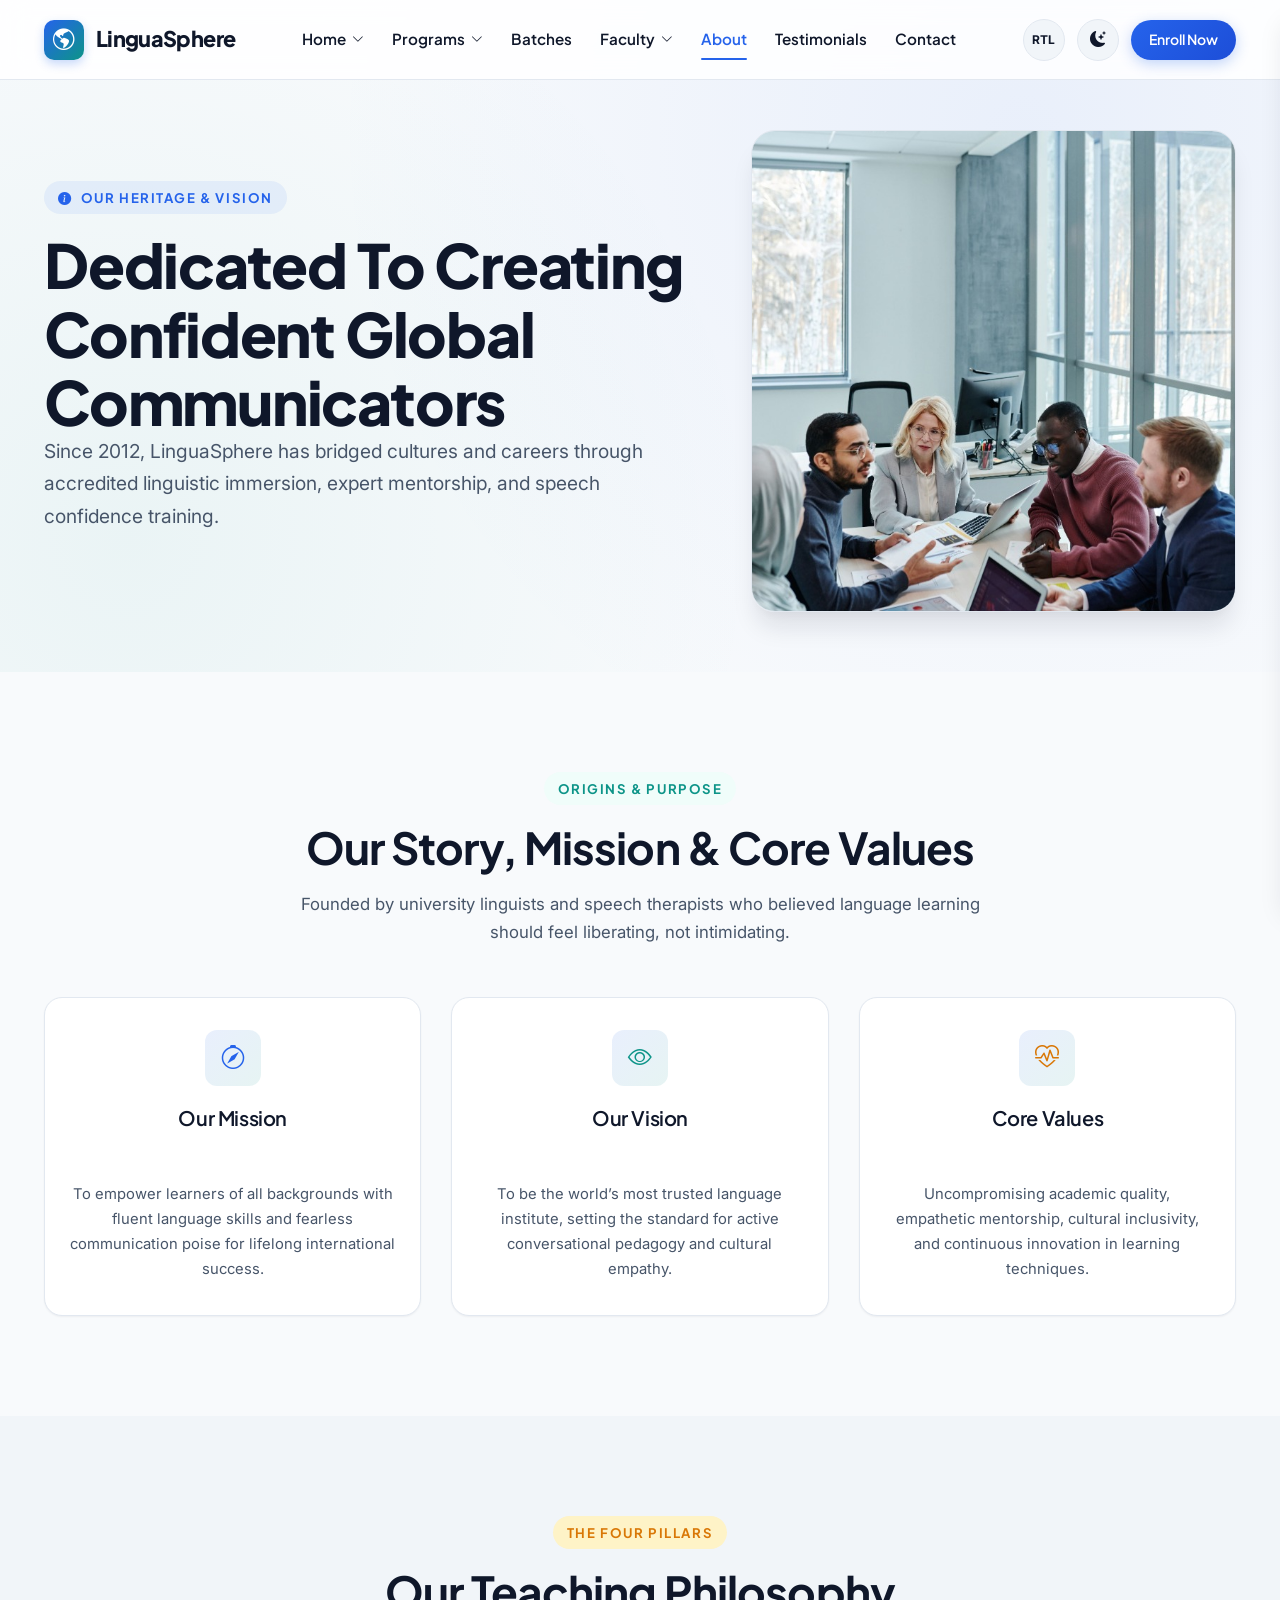
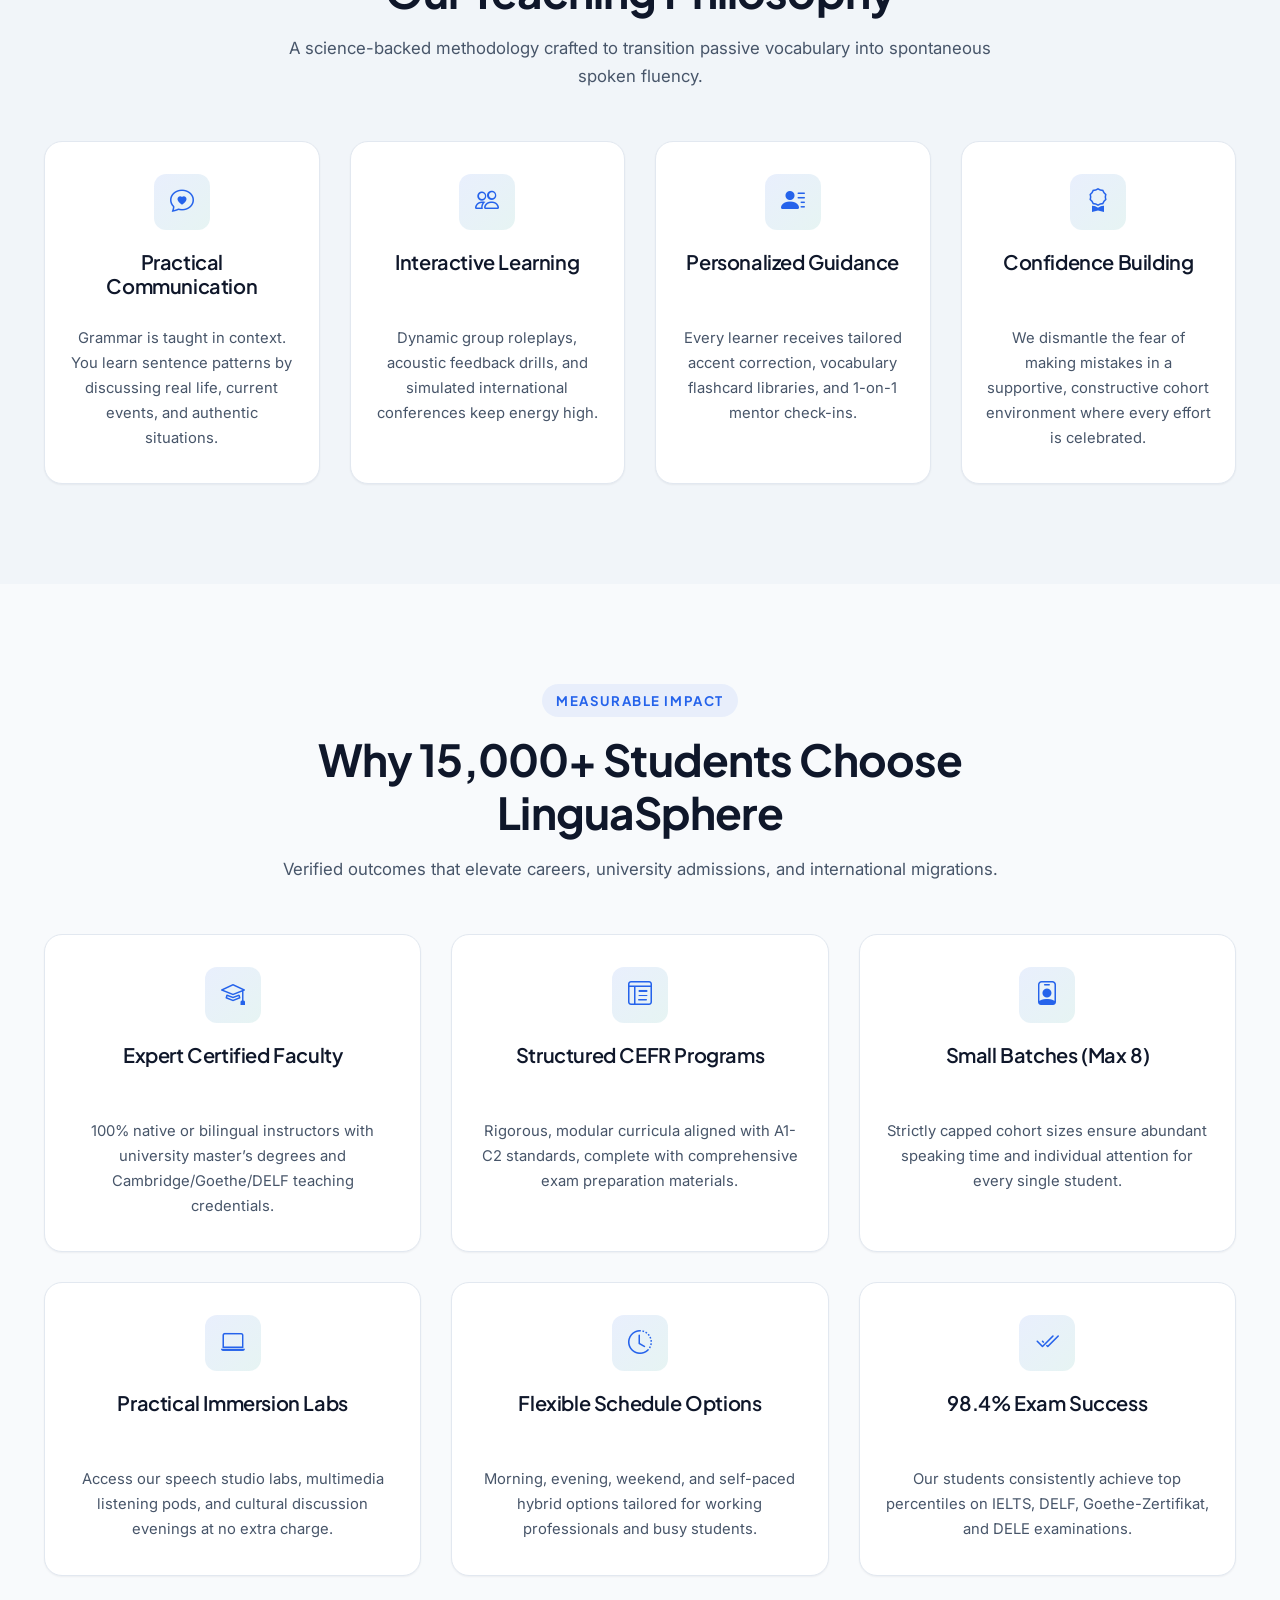
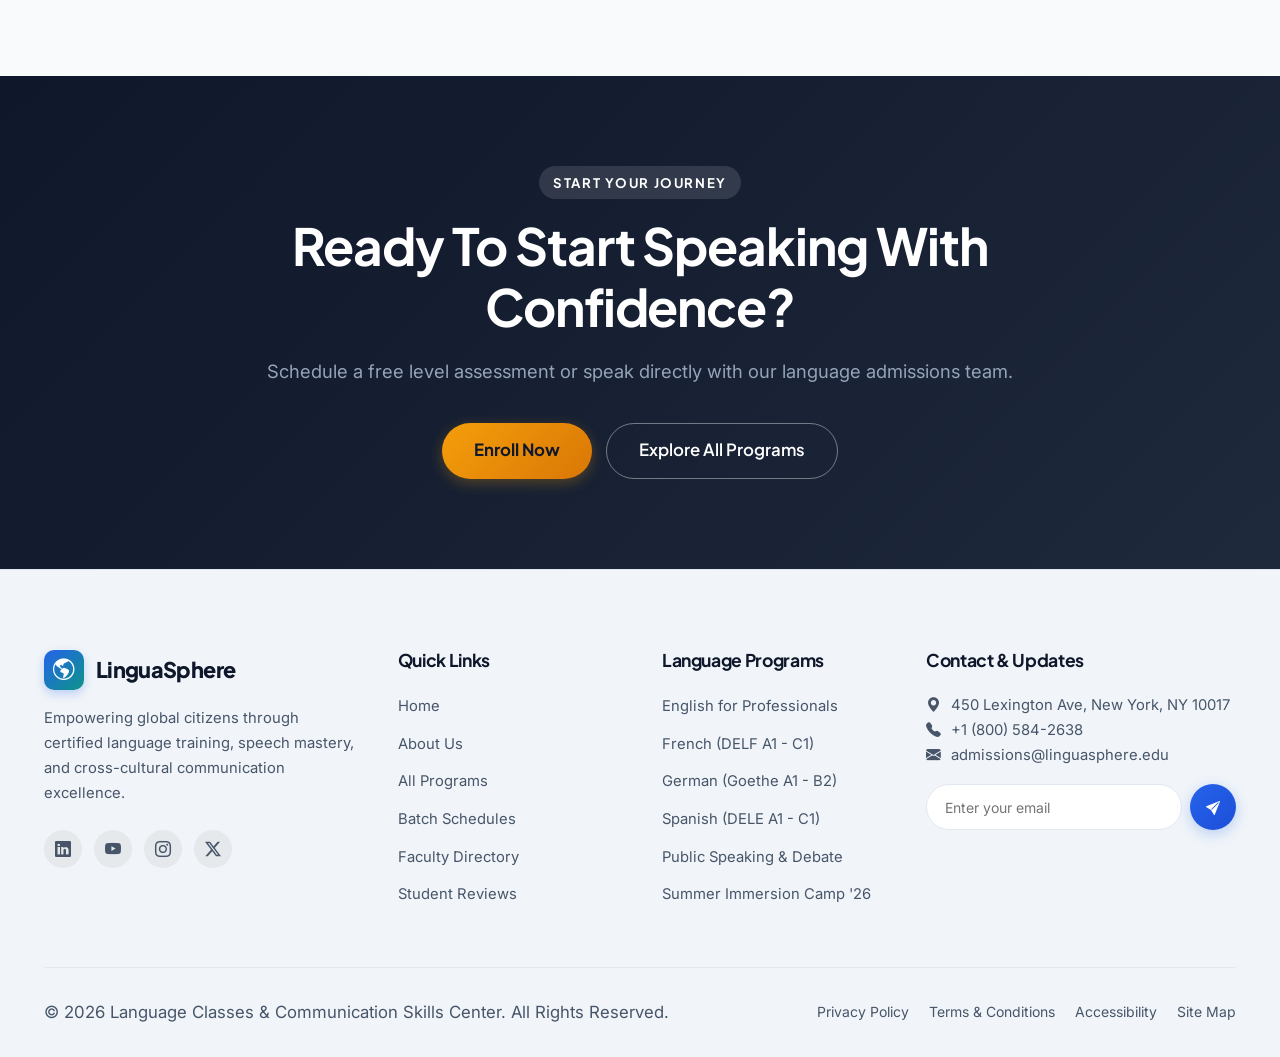
<file: about.html>
<!DOCTYPE html>
<html lang="en" data-theme="light" dir="ltr">
<head>
  <meta charset="UTF-8">
  <meta name="viewport" content="width=device-width, initial-scale=1.0">
  <title>About Us | LinguaSphere Academy - World-Class Language Education</title>
  <meta name="description" content="Discover the mission, heritage, and conversational teaching philosophy behind LinguaSphere Institute of Languages & Communication.">
  <meta name="keywords" content="About Language School, Language Philosophy, Certified Faculty, Global Education">
  
  <!-- Open Graph / Meta -->
  <meta property="og:title" content="About LinguaSphere Academy | Our Story & Philosophy">
  <meta property="og:description" content="Building confidence and global connections through certified language immersion and speech mastery.">
  <meta property="og:type" content="website">
  
  <!-- Google Fonts & Bootstrap Icons -->
  <link rel="preconnect" href="https://fonts.googleapis.com">
  <link rel="preconnect" href="https://fonts.gstatic.com" crossorigin>
  <link href="https://fonts.googleapis.com/css2?family=Inter:wght@300;400;500;600;700&family=Plus+Jakarta+Sans:wght@500;600;700;800&display=swap" rel="stylesheet">
  <link rel="stylesheet" href="https://cdn.jsdelivr.net/npm/bootstrap-icons@1.11.3/font/bootstrap-icons.min.css">
  
  <!-- Core Stylesheets -->
  <link rel="stylesheet" href="assets/css/style.css">
  <link rel="stylesheet" href="assets/css/dark-mode.css">
  <link rel="stylesheet" href="assets/css/rtl.css">
    <!-- Favicon -->
  <link rel="icon" type="image/x-icon" href="favicon.ico">
  <link rel="icon" type="image/svg+xml" href="assets/favicon.svg">
  <link rel="icon" type="image/png" sizes="32x32" href="assets/favicon-32x32.png">
  <link rel="icon" type="image/png" sizes="16x16" href="assets/favicon-16x16.png">
  <link rel="apple-touch-icon" sizes="180x180" href="assets/apple-touch-icon.png">
</head>
<body>

  <!-- Header -->
  <header class="site-header" id="site-header">
    <div class="container header-container">
      <a href="index.html" class="brand-logo" aria-label="LinguaSphere Academy Home">
        <div class="logo-icon"><i class="bi bi-globe-americas"></i></div>
        <span>LinguaSphere</span>
      </a>

      <nav class="nav-menu" aria-label="Primary Navigation">
        <div class="nav-item">
          <a href="index.html" class="nav-link">Home <i class="bi bi-chevron-down" style="font-size: 0.75rem;"></i></a>
          <div class="dropdown-menu">
            <a href="index.html" class="dropdown-link"><i class="bi bi-stars"></i> Home 1 (Cinematic)</a>
            <a href="home-2.html" class="dropdown-link"><i class="bi bi-journal-richtext"></i> Home 2 (Editorial)</a>
          </div>
        </div>
        <div class="nav-item">
          <a href="programs.html" class="nav-link">Programs <i class="bi bi-chevron-down" style="font-size: 0.75rem;"></i></a>
          <div class="dropdown-menu">
            <a href="programs.html" class="dropdown-link"><i class="bi bi-grid"></i> All Programs</a>
            <a href="program-details.html" class="dropdown-link"><i class="bi bi-card-checklist"></i> Program Details</a>
          </div>
        </div>
        <div class="nav-item"><a href="batches.html" class="nav-link">Batches</a></div>
        <div class="nav-item">
          <a href="faculty.html" class="nav-link">Faculty <i class="bi bi-chevron-down" style="font-size: 0.75rem;"></i></a>
          <div class="dropdown-menu">
            <a href="faculty.html" class="dropdown-link"><i class="bi bi-people"></i> Faculty Roster</a>
            <a href="faculty-details.html" class="dropdown-link"><i class="bi bi-person-badge"></i> Faculty Profile</a>
          </div>
        </div>
        <div class="nav-item"><a href="about.html" class="nav-link active">About</a></div>
        <div class="nav-item"><a href="testimonials.html" class="nav-link">Testimonials</a></div>
        <div class="nav-item"><a href="contact.html" class="nav-link">Contact</a></div>
      </nav>

      <div class="header-actions">
        <button class="toggle-btn rtl-toggle" aria-label="Toggle RTL/LTR" title="Switch text direction"><span class="rtl-text" style="font-size: 0.75rem; font-weight: 700;">RTL</span></button>
        <button class="toggle-btn theme-toggle" aria-label="Toggle Dark/Light Mode" title="Toggle theme"><i class="bi bi-moon-stars-fill"></i></button>
        <a href="contact.html" class="btn btn-primary btn-sm d-none-mobile"><span>Enroll Now</span></a>
        <button class="hamburger-btn" aria-label="Open mobile navigation menu"><i class="bi bi-list"></i></button>
      </div>
    </div>
  </header>

  <!-- Mobile Drawer -->
  <div class="offcanvas-backdrop"></div>
  <aside class="offcanvas-drawer" aria-label="Mobile Navigation Drawer">
    <div class="offcanvas-header">
      <a href="index.html" class="brand-logo"><div class="logo-icon"><i class="bi bi-globe-americas"></i></div><span>LinguaSphere</span></a>
      <button class="offcanvas-close" aria-label="Close navigation"><i class="bi bi-x-lg"></i></button>
    </div>
    <div class="offcanvas-body">
      <nav class="offcanvas-nav">
        <a href="index.html" class="offcanvas-link">Home 1 (Cinematic) <i class="bi bi-chevron-right"></i></a>
        <a href="home-2.html" class="offcanvas-link">Home 2 (Editorial) <i class="bi bi-chevron-right"></i></a>
        <a href="programs.html" class="offcanvas-link">Programs Catalog <i class="bi bi-chevron-right"></i></a>
        <a href="program-details.html" class="offcanvas-link">Program Details <i class="bi bi-chevron-right"></i></a>
        <a href="batches.html" class="offcanvas-link">Batch Schedules <i class="bi bi-chevron-right"></i></a>
        <a href="faculty.html" class="offcanvas-link">Faculty Team <i class="bi bi-chevron-right"></i></a>
        <a href="faculty-details.html" class="offcanvas-link">Faculty Profile <i class="bi bi-chevron-right"></i></a>
        <a href="about.html" class="offcanvas-link active">About Institute <i class="bi bi-chevron-right"></i></a>
        <a href="testimonials.html" class="offcanvas-link">Testimonials <i class="bi bi-chevron-right"></i></a>
        <a href="contact.html" class="offcanvas-link">Contact & Location <i class="bi bi-chevron-right"></i></a>
      </nav>
    </div>
    <div class="offcanvas-footer">
      <a href="contact.html" class="btn btn-primary" style="width: 100%;"><span>Enroll Now</span></a>
    </div>
  </aside>

  <main id="main-content">
    <!-- =========================================================================
         SECTION 1 — ABOUT HERO
         ========================================================================= -->
    <section class="hero-home-1" style="padding-bottom: 60px;">
      <div class="container">
        <div class="hero-grid">
          <div class="about-hero-content">
            <span class="eyebrow"><i class="bi bi-info-circle-fill"></i> OUR HERITAGE & VISION</span>
            <h1>Dedicated To Creating Confident Global Communicators</h1>
            <p class="text-lead">
              Since 2012, LinguaSphere has bridged cultures and careers through accredited linguistic immersion, expert mentorship, and speech confidence training.
            </p>
          </div>
          <div class="hero-visual-wrapper">
            <div class="hero-main-image-card">
              <img src="assets/images/hero/about-meeting.jpg" alt="LinguaSphere language learning workshop in a bright modern office meeting room" loading="eager" width="800" height="480">
            </div>
          </div>
        </div>
      </div>
    </section>

    <!-- =========================================================================
         SECTION 2 — OUR STORY (Mission, Vision, Values)
         ========================================================================= -->
    <section class="section">
      <div class="container">
        <div class="section-header">
          <span class="eyebrow eyebrow-secondary">ORIGINS & PURPOSE</span>
          <h2>Our Story, Mission & Core Values</h2>
          <p>Founded by university linguists and speech therapists who believed language learning should feel liberating, not intimidating.</p>
        </div>

        <div class="grid grid-3">
          <div class="benefit-card">
            <div class="benefit-icon-box" style="color: var(--color-primary-accent);"><i class="bi bi-compass"></i></div>
            <h3>Our Mission</h3>
              <p>To empower learners of all backgrounds with fluent language skills and fearless communication poise for lifelong international success.</p>
          </div>

          <div class="benefit-card">
            <div class="benefit-icon-box" style="color: var(--color-secondary);"><i class="bi bi-eye"></i></div>
            <h3>Our Vision</h3>
              <p>To be the world’s most trusted language institute, setting the standard for active conversational pedagogy and cultural empathy.</p>
          </div>

          <div class="benefit-card">
            <div class="benefit-icon-box" style="color: var(--color-accent-hover);"><i class="bi bi-heart-pulse"></i></div>
            <h3>Core Values</h3>
              <p>Uncompromising academic quality, empathetic mentorship, cultural inclusivity, and continuous innovation in learning techniques.</p>
          </div>
        </div>
      </div>
    </section>

    <!-- =========================================================================
         SECTION 3 — OUR TEACHING PHILOSOPHY
         ========================================================================= -->
    <section class="section section-subtle">
      <div class="container">
        <div class="section-header">
          <span class="eyebrow eyebrow-accent">THE FOUR PILLARS</span>
          <h2>Our Teaching Philosophy</h2>
          <p>A science-backed methodology crafted to transition passive vocabulary into spontaneous spoken fluency.</p>
        </div>

        <div class="grid grid-4">
          <div class="benefit-card">
            <div class="benefit-icon-box"><i class="bi bi-chat-heart"></i></div>
            <h3>Practical Communication</h3>
              <p>Grammar is taught in context. You learn sentence patterns by discussing real life, current events, and authentic situations.</p>
          </div>

          <div class="benefit-card">
            <div class="benefit-icon-box"><i class="bi bi-people"></i></div>
            <h3>Interactive Learning</h3>
              <p>Dynamic group roleplays, acoustic feedback drills, and simulated international conferences keep energy high.</p>
          </div>

          <div class="benefit-card">
            <div class="benefit-icon-box"><i class="bi bi-person-lines-fill"></i></div>
            <h3>Personalized Guidance</h3>
              <p>Every learner receives tailored accent correction, vocabulary flashcard libraries, and 1-on-1 mentor check-ins.</p>
          </div>

          <div class="benefit-card">
            <div class="benefit-icon-box"><i class="bi bi-award"></i></div>
            <h3>Confidence Building</h3>
              <p>We dismantle the fear of making mistakes in a supportive, constructive cohort environment where every effort is celebrated.</p>
          </div>
        </div>
      </div>
    </section>

    <!-- =========================================================================
         SECTION 4 — WHY STUDENTS CHOOSE US
         ========================================================================= -->
    <section class="section">
      <div class="container">
        <div class="section-header">
          <span class="eyebrow">MEASURABLE IMPACT</span>
          <h2>Why 15,000+ Students Choose LinguaSphere</h2>
          <p>Verified outcomes that elevate careers, university admissions, and international migrations.</p>
        </div>

        <div class="grid grid-3">
          <div class="benefit-card">
            <div class="benefit-icon-box"><i class="bi bi-mortarboard"></i></div>
            <h3>Expert Certified Faculty</h3>
              <p>100% native or bilingual instructors with university master’s degrees and Cambridge/Goethe/DELF teaching credentials.</p>
          </div>

          <div class="benefit-card">
            <div class="benefit-icon-box"><i class="bi bi-layout-text-window-reverse"></i></div>
            <h3>Structured CEFR Programs</h3>
              <p>Rigorous, modular curricula aligned with A1-C2 standards, complete with comprehensive exam preparation materials.</p>
          </div>

          <div class="benefit-card">
            <div class="benefit-icon-box"><i class="bi bi-person-badge"></i></div>
            <h3>Small Batches (Max 8)</h3>
              <p>Strictly capped cohort sizes ensure abundant speaking time and individual attention for every single student.</p>
          </div>

          <div class="benefit-card">
            <div class="benefit-icon-box"><i class="bi bi-laptop"></i></div>
            <h3>Practical Immersion Labs</h3>
              <p>Access our speech studio labs, multimedia listening pods, and cultural discussion evenings at no extra charge.</p>
          </div>

          <div class="benefit-card">
            <div class="benefit-icon-box"><i class="bi bi-clock-history"></i></div>
            <h3>Flexible Schedule Options</h3>
              <p>Morning, evening, weekend, and self-paced hybrid options tailored for working professionals and busy students.</p>
          </div>

          <div class="benefit-card">
            <div class="benefit-icon-box"><i class="bi bi-check2-all"></i></div>
            <h3>98.4% Exam Success</h3>
              <p>Our students consistently achieve top percentiles on IELTS, DELF, Goethe-Zertifikat, and DELE examinations.</p>
          </div>
        </div>
      </div>
    </section>

    <!-- =========================================================================
         SECTION 5 — FINAL CTA
         ========================================================================= -->
    <section class="enrollment-cta-section">
      <div class="container">
        <div class="cta-content-box">
          <span class="eyebrow" style="background: rgba(255,255,255,0.12); color: #ffffff;">START YOUR JOURNEY</span>
          <h2>Ready To Start Speaking With Confidence?</h2>
          <p>Schedule a free level assessment or speak directly with our language admissions team.</p>
          <div class="btn-group" style="justify-content: center;">
            <a href="contact.html" class="btn btn-accent btn-lg"><span>Enroll Now</span></a>
            <a href="programs.html" class="btn btn-outline-white btn-lg"><span>Explore All Programs</span></a>
          </div>
        </div>
      </div>
    </section>
  </main>

  <!-- Footer -->
  <footer class="site-footer">
    <div class="container">
      <div class="footer-grid">
        <div class="footer-brand">
          <a href="index.html" class="brand-logo"><div class="logo-icon"><i class="bi bi-globe-americas"></i></div><span>LinguaSphere</span></a>
          <p class="footer-desc">Empowering global citizens through certified language training, speech mastery, and cross-cultural communication excellence.</p>
          <div class="footer-socials">
            <a href="#" class="social-icon" aria-label="LinkedIn"><i class="bi bi-linkedin"></i></a>
            <a href="#" class="social-icon" aria-label="YouTube"><i class="bi bi-youtube"></i></a>
            <a href="#" class="social-icon" aria-label="Instagram"><i class="bi bi-instagram"></i></a>
            <a href="#" class="social-icon" aria-label="Twitter"><i class="bi bi-twitter-x"></i></a>
          </div>
        </div>
        <div>
          <h4 class="footer-title">Quick Links</h4>
          <ul class="footer-links">
            <li><a href="index.html" class="footer-link">Home</a></li>
            <li><a href="about.html" class="footer-link">About Us</a></li>
            <li><a href="programs.html" class="footer-link">All Programs</a></li>
            <li><a href="batches.html" class="footer-link">Batch Schedules</a></li>
            <li><a href="faculty.html" class="footer-link">Faculty Directory</a></li>
            <li><a href="testimonials.html" class="footer-link">Student Reviews</a></li>
          </ul>
        </div>
        <div>
          <h4 class="footer-title">Language Programs</h4>
          <ul class="footer-links">
            <li><a href="program-details.html" class="footer-link">English for Professionals</a></li>
            <li><a href="program-details.html" class="footer-link">French (DELF A1 - C1)</a></li>
            <li><a href="program-details.html" class="footer-link">German (Goethe A1 - B2)</a></li>
            <li><a href="program-details.html" class="footer-link">Spanish (DELE A1 - C1)</a></li>
            <li><a href="program-details.html" class="footer-link">Public Speaking & Debate</a></li>
            <li><a href="coming-soon.html" class="footer-link">Summer Immersion Camp '26</a></li>
          </ul>
        </div>
        <div>
          <h4 class="footer-title">Contact & Updates</h4>
          <p class="footer-desc" style="margin-bottom: 12px;">
            <i class="bi bi-geo-alt-fill text-primary" style="margin-right: 6px;"></i> 450 Lexington Ave, New York, NY 10017<br>
            <i class="bi bi-telephone-fill text-primary" style="margin-right: 6px;"></i> +1 (800) 584-2638<br>
            <i class="bi bi-envelope-fill text-primary" style="margin-right: 6px;"></i> admissions@linguasphere.edu
          </p>
          <form class="footer-newsletter-form needs-validation" novalidate>
            <input type="email" class="footer-newsletter-input" placeholder="Enter your email" required aria-label="Newsletter email subscription">
            <button type="submit" class="btn btn-primary btn-sm" style="padding: 0 16px;"><i class="bi bi-send-fill"></i></button>
          </form>
        </div>
      </div>
      <div class="footer-bottom">
        <p>© 2026 Language Classes & Communication Skills Center. All Rights Reserved.</p>
        <div class="footer-legal-links">
          <a href="contact.html">Privacy Policy</a>
          <a href="contact.html">Terms & Conditions</a>
          <a href="contact.html">Accessibility</a>
          <a href="404.html">Site Map</a>
        </div>
      </div>
    </div>
  </footer>

  <button class="back-to-top" aria-label="Scroll back to top"><i class="bi bi-arrow-up"></i></button>
  <script src="assets/js/main.js"></script>
</body>
</html>
</file>
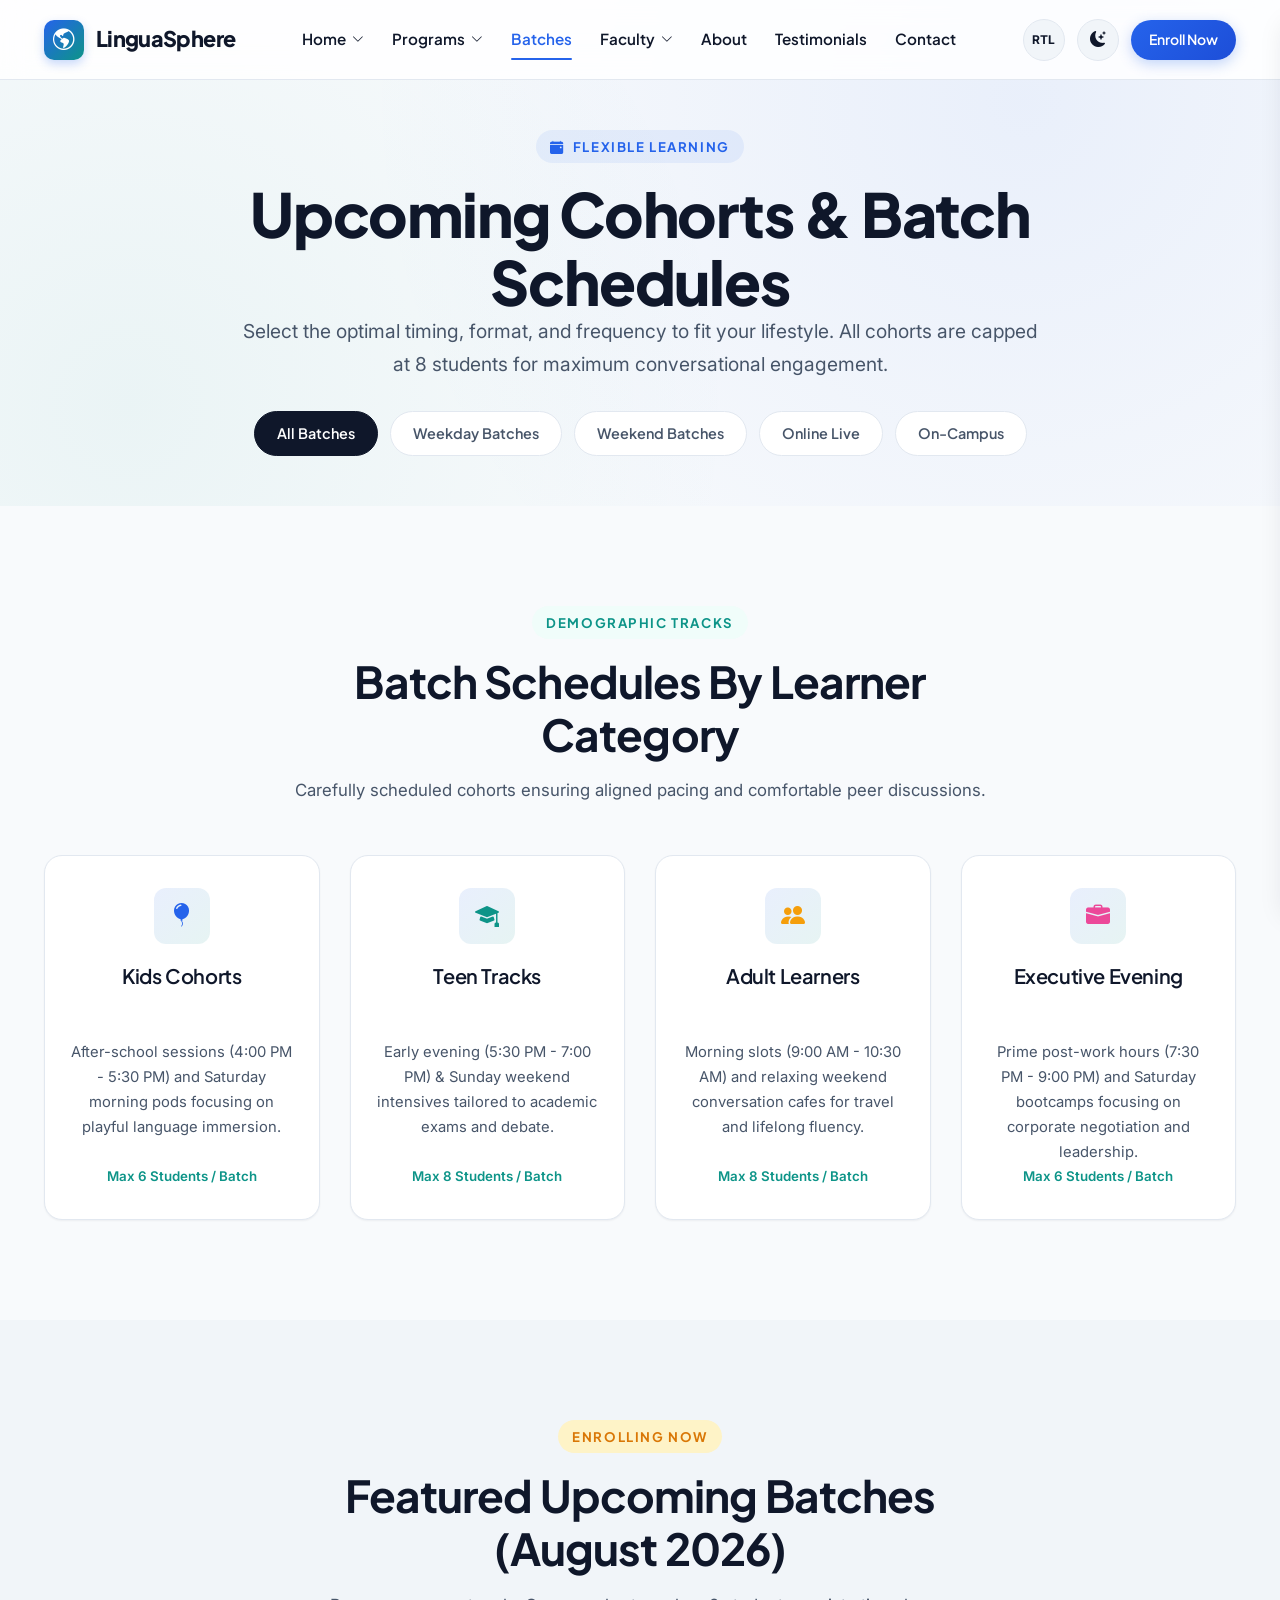
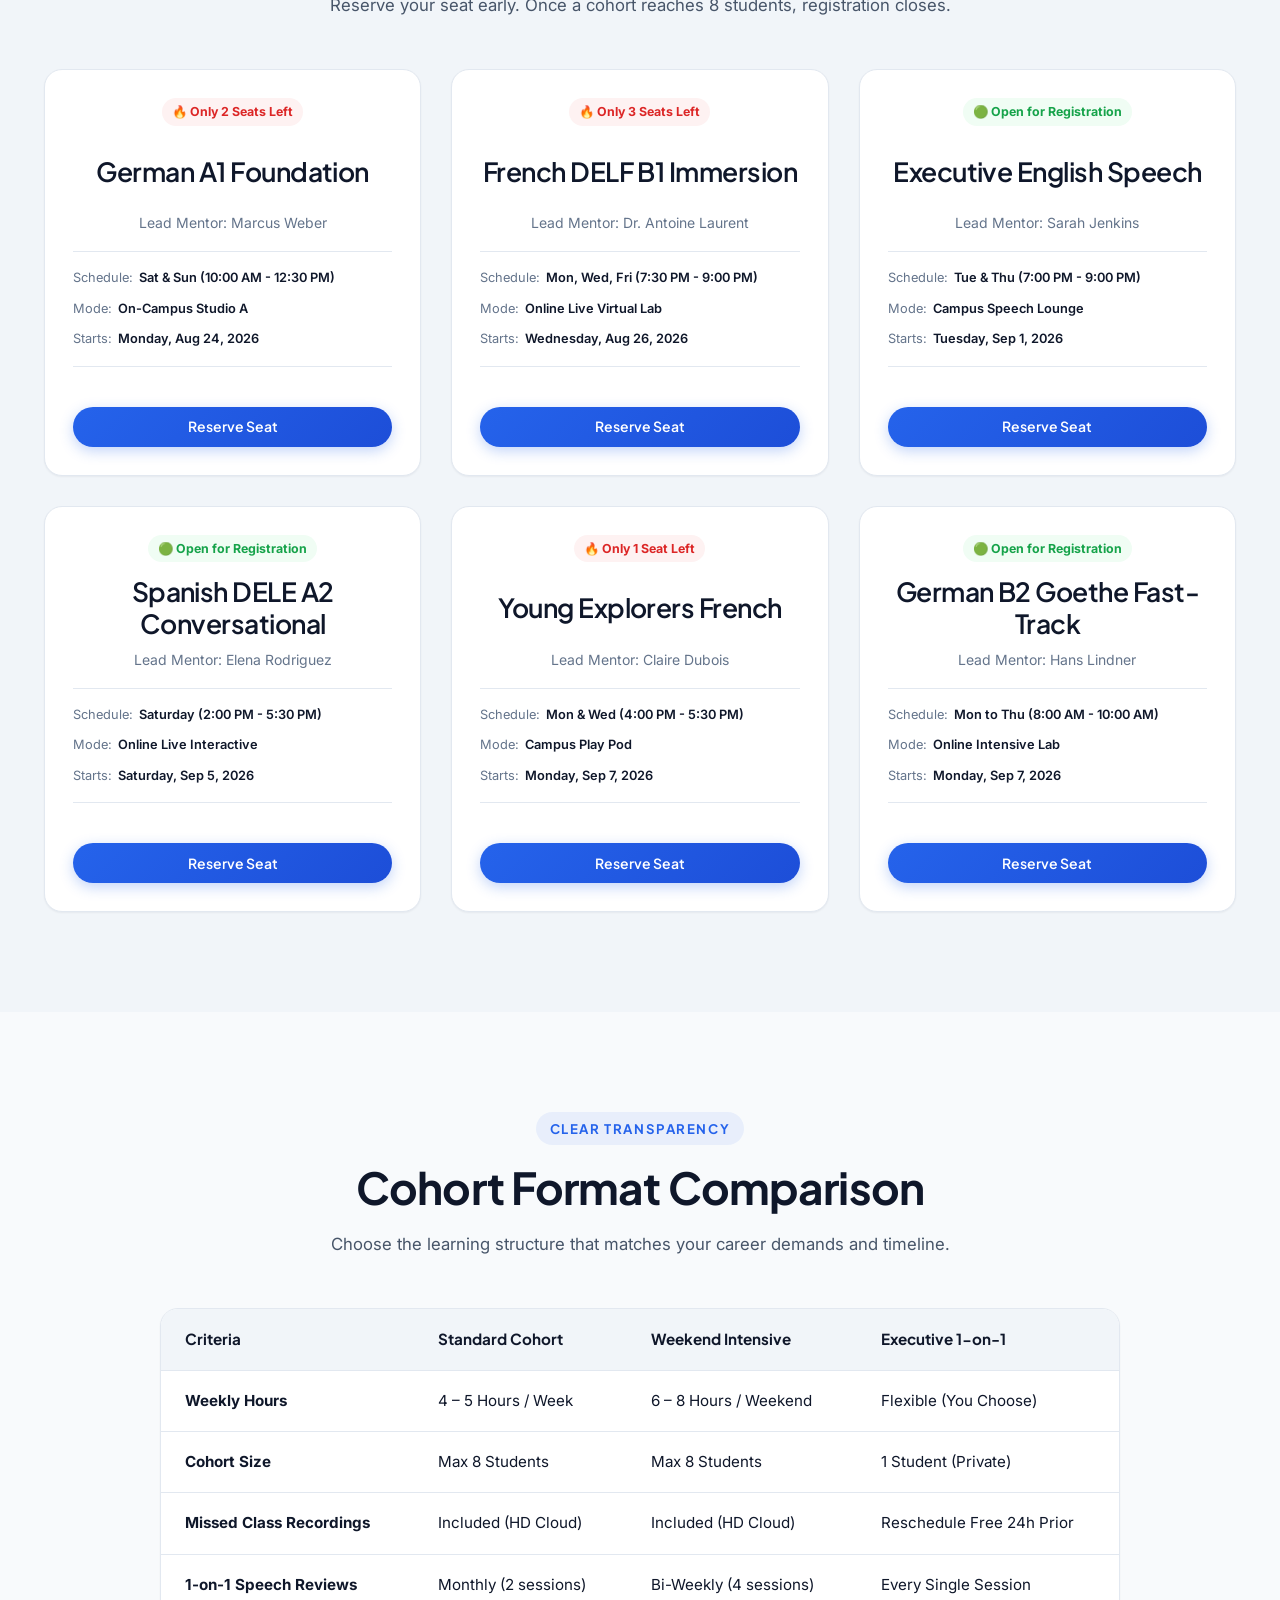
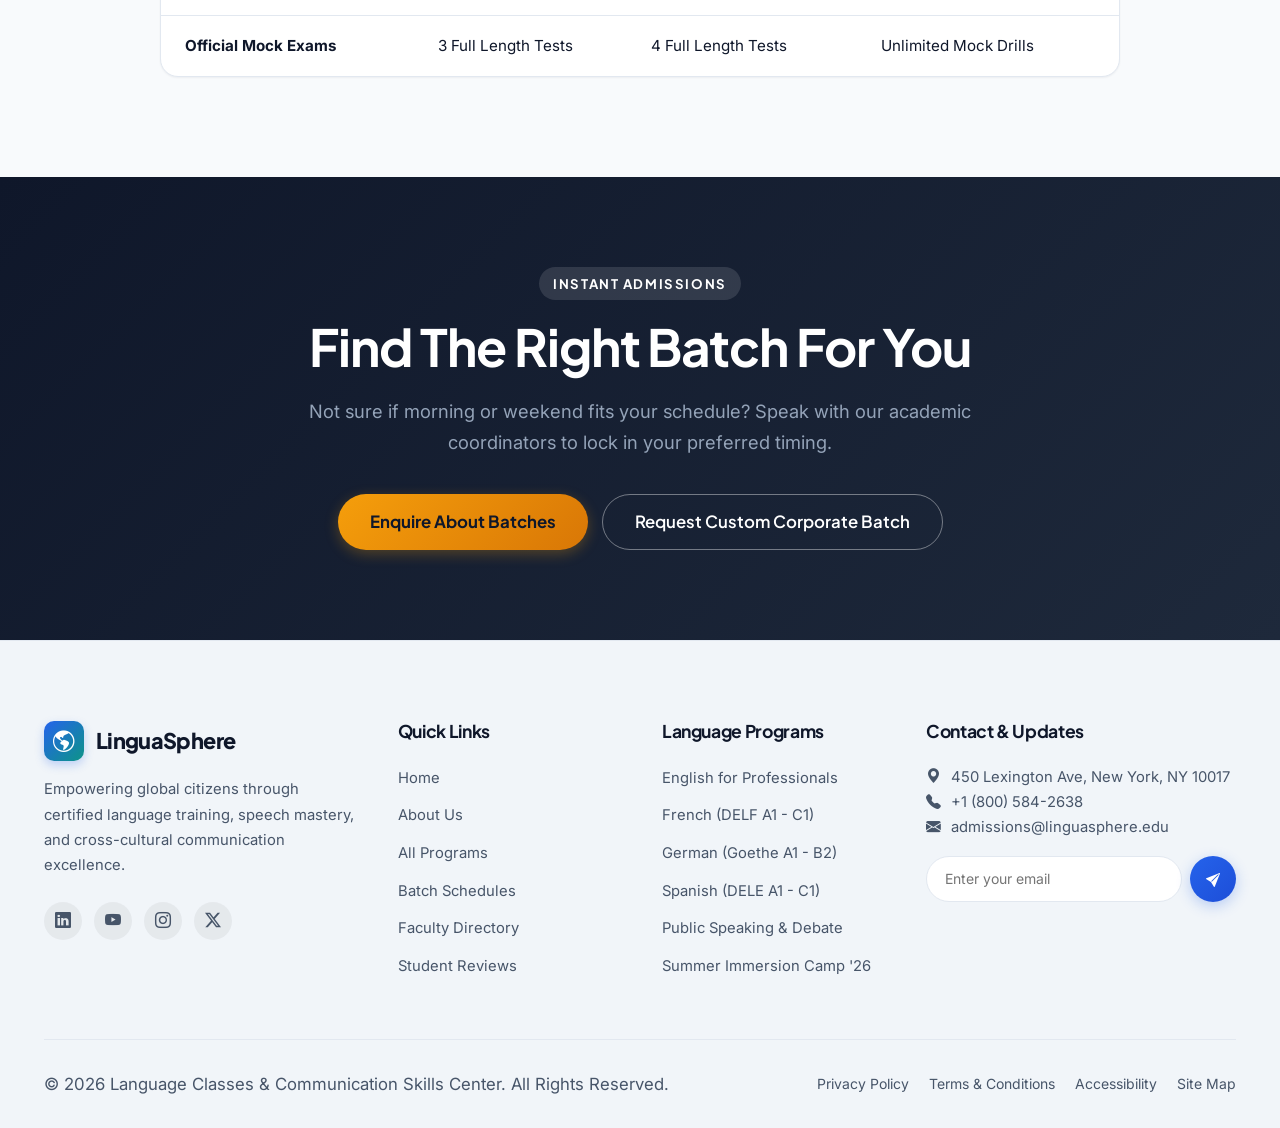
<file: batches.html>
<!DOCTYPE html>
<html lang="en" data-theme="light" dir="ltr">
<head>
  <meta charset="UTF-8">
  <meta name="viewport" content="width=device-width, initial-scale=1.0">
  <title>Batch Schedules & Options | LinguaSphere Academy</title>
  <meta name="description" content="Explore flexible upcoming language batches: Weekday, Weekend, Morning, Evening, Online Live, and Campus Cohorts for kids, teens, adults, and working professionals.">
  <meta name="keywords" content="Language Batches, Weekend Language Classes, Evening Batches, Online Language Classes, Language Schedule">
  
  <meta property="og:title" content="Batch Schedules & Options | LinguaSphere Academy">
  <meta property="og:description" content="Find the perfect language learning batch to match your lifestyle and schedule.">
  <meta property="og:type" content="website">
  
  <link rel="preconnect" href="https://fonts.googleapis.com">
  <link rel="preconnect" href="https://fonts.gstatic.com" crossorigin>
  <link href="https://fonts.googleapis.com/css2?family=Inter:wght@300;400;500;600;700&family=Plus+Jakarta+Sans:wght@500;600;700;800&display=swap" rel="stylesheet">
  <link rel="stylesheet" href="https://cdn.jsdelivr.net/npm/bootstrap-icons@1.11.3/font/bootstrap-icons.min.css">
  
  <link rel="stylesheet" href="assets/css/style.css">
  <link rel="stylesheet" href="assets/css/dark-mode.css">
  <link rel="stylesheet" href="assets/css/rtl.css">
    <!-- Favicon -->
  <link rel="icon" type="image/x-icon" href="favicon.ico">
  <link rel="icon" type="image/svg+xml" href="assets/favicon.svg">
  <link rel="icon" type="image/png" sizes="32x32" href="assets/favicon-32x32.png">
  <link rel="icon" type="image/png" sizes="16x16" href="assets/favicon-16x16.png">
  <link rel="apple-touch-icon" sizes="180x180" href="assets/apple-touch-icon.png">
</head>
<body>

  <!-- Header -->
  <header class="site-header" id="site-header">
    <div class="container header-container">
      <a href="index.html" class="brand-logo" aria-label="LinguaSphere Academy Home">
        <div class="logo-icon"><i class="bi bi-globe-americas"></i></div>
        <span>LinguaSphere</span>
      </a>

      <nav class="nav-menu" aria-label="Primary Navigation">
        <div class="nav-item">
          <a href="index.html" class="nav-link">Home <i class="bi bi-chevron-down" style="font-size: 0.75rem;"></i></a>
          <div class="dropdown-menu">
            <a href="index.html" class="dropdown-link"><i class="bi bi-stars"></i> Home 1 (Cinematic)</a>
            <a href="home-2.html" class="dropdown-link"><i class="bi bi-journal-richtext"></i> Home 2 (Editorial)</a>
          </div>
        </div>
        <div class="nav-item">
          <a href="programs.html" class="nav-link">Programs <i class="bi bi-chevron-down" style="font-size: 0.75rem;"></i></a>
          <div class="dropdown-menu">
            <a href="programs.html" class="dropdown-link"><i class="bi bi-grid"></i> All Programs</a>
            <a href="program-details.html" class="dropdown-link"><i class="bi bi-card-checklist"></i> Program Details</a>
          </div>
        </div>
        <div class="nav-item"><a href="batches.html" class="nav-link active">Batches</a></div>
        <div class="nav-item">
          <a href="faculty.html" class="nav-link">Faculty <i class="bi bi-chevron-down" style="font-size: 0.75rem;"></i></a>
          <div class="dropdown-menu">
            <a href="faculty.html" class="dropdown-link"><i class="bi bi-people"></i> Faculty Roster</a>
            <a href="faculty-details.html" class="dropdown-link"><i class="bi bi-person-badge"></i> Faculty Profile</a>
          </div>
        </div>
        <div class="nav-item"><a href="about.html" class="nav-link">About</a></div>
        <div class="nav-item"><a href="testimonials.html" class="nav-link">Testimonials</a></div>
        <div class="nav-item"><a href="contact.html" class="nav-link">Contact</a></div>
      </nav>

      <div class="header-actions">
        <button class="toggle-btn rtl-toggle" aria-label="Toggle RTL/LTR" title="Switch text direction"><span class="rtl-text" style="font-size: 0.75rem; font-weight: 700;">RTL</span></button>
        <button class="toggle-btn theme-toggle" aria-label="Toggle Dark/Light Mode" title="Toggle theme"><i class="bi bi-moon-stars-fill"></i></button>
        <a href="contact.html" class="btn btn-primary btn-sm d-none-mobile"><span>Enroll Now</span></a>
        <button class="hamburger-btn" aria-label="Open mobile navigation menu"><i class="bi bi-list"></i></button>
      </div>
    </div>
  </header>

  <!-- Mobile Drawer -->
  <div class="offcanvas-backdrop"></div>
  <aside class="offcanvas-drawer" aria-label="Mobile Navigation Drawer">
    <div class="offcanvas-header">
      <a href="index.html" class="brand-logo"><div class="logo-icon"><i class="bi bi-globe-americas"></i></div><span>LinguaSphere</span></a>
      <button class="offcanvas-close" aria-label="Close navigation"><i class="bi bi-x-lg"></i></button>
    </div>
    <div class="offcanvas-body">
      <nav class="offcanvas-nav">
        <a href="index.html" class="offcanvas-link">Home 1 (Cinematic) <i class="bi bi-chevron-right"></i></a>
        <a href="home-2.html" class="offcanvas-link">Home 2 (Editorial) <i class="bi bi-chevron-right"></i></a>
        <a href="programs.html" class="offcanvas-link">All Programs <i class="bi bi-chevron-right"></i></a>
        <a href="program-details.html" class="offcanvas-link">Program Details <i class="bi bi-chevron-right"></i></a>
        <a href="batches.html" class="offcanvas-link active">Batches <i class="bi bi-chevron-right"></i></a>
        <a href="faculty.html" class="offcanvas-link">Faculty Roster <i class="bi bi-chevron-right"></i></a>
        <a href="faculty-details.html" class="offcanvas-link">Faculty Profile <i class="bi bi-chevron-right"></i></a>
        <a href="about.html" class="offcanvas-link">About <i class="bi bi-chevron-right"></i></a>
        <a href="testimonials.html" class="offcanvas-link">Testimonials <i class="bi bi-chevron-right"></i></a>
        <a href="contact.html" class="offcanvas-link">Contact <i class="bi bi-chevron-right"></i></a>
      </nav>
    </div>
    <div class="offcanvas-footer">
      <div class="drawer-actions">
        <button class="toggle-btn rtl-toggle" aria-label="Toggle RTL/LTR" title="Switch text direction">
          <span class="rtl-text" style="font-size: 0.75rem; font-weight: 700;">RTL</span>
        </button>
        <button class="toggle-btn theme-toggle" aria-label="Toggle Dark/Light Mode" title="Toggle theme">
          <i class="bi bi-moon-stars-fill"></i>
        </button>
      </div>
      <a href="contact.html" class="btn btn-primary" style="width: 100%;">
        <span>Enroll Now</span>
      </a>
    </div>
  </aside>

  <main id="main-content">
    <!-- =========================================================================
         SECTION 1 — BATCH HERO
         ========================================================================= -->
    <section class="hero-home-1" style="padding-bottom: 50px;">
      <div class="container">
        <div style="max-width: 800px; margin: 0 auto; text-align: center;">

          <span class="eyebrow"><i class="bi bi-calendar-event-fill"></i> FLEXIBLE LEARNING</span>
          <h1>Upcoming Cohorts & Batch Schedules</h1>
          <p class="text-lead">
            Select the optimal timing, format, and frequency to fit your lifestyle. All cohorts are capped at 8 students for maximum conversational engagement.
          </p>

          <!-- Filter Controls -->
          <div class="batch-filter-bar" style="margin-top: 30px; margin-bottom: 0;">
            <button class="batch-filter-btn active" data-filter="all">All Batches</button>
            <button class="batch-filter-btn" data-filter="weekday">Weekday Batches</button>
            <button class="batch-filter-btn" data-filter="weekend">Weekend Batches</button>
            <button class="batch-filter-btn" data-filter="online">Online Live</button>
            <button class="batch-filter-btn" data-filter="campus">On-Campus</button>
          </div>
        </div>
      </div>
    </section>

    <!-- =========================================================================
         SECTION 2 — BATCH CATEGORIES (Kids, Teens, Adults, Professionals)
         ========================================================================= -->
    <section class="section">
      <div class="container">
        <div class="section-header">
          <span class="eyebrow eyebrow-secondary">DEMOGRAPHIC TRACKS</span>
          <h2>Batch Schedules By Learner Category</h2>
          <p>Carefully scheduled cohorts ensuring aligned pacing and comfortable peer discussions.</p>
        </div>

        <div class="grid grid-4">
          <div class="benefit-card">
            <div class="benefit-icon-box" style="color: #2563eb;"><i class="bi bi-balloon-fill"></i></div>
            <h3>Kids Cohorts</h3>
              <p>After-school sessions (4:00 PM - 5:30 PM) and Saturday morning pods focusing on playful language immersion.</p>
            <small style="color: var(--color-secondary); font-weight: 600;">Max 6 Students / Batch</small>
          </div>

          <div class="benefit-card">
            <div class="benefit-icon-box" style="color: #0d9488;"><i class="bi bi-mortarboard-fill"></i></div>
            <h3>Teen Tracks</h3>
              <p>Early evening (5:30 PM - 7:00 PM) & Sunday weekend intensives tailored to academic exams and debate.</p>
            <small style="color: var(--color-secondary); font-weight: 600;">Max 8 Students / Batch</small>
          </div>

          <div class="benefit-card">
            <div class="benefit-icon-box" style="color: #f59e0b;"><i class="bi bi-people-fill"></i></div>
            <h3>Adult Learners</h3>
              <p>Morning slots (9:00 AM - 10:30 AM) and relaxing weekend conversation cafes for travel and lifelong fluency.</p>
            <small style="color: var(--color-secondary); font-weight: 600;">Max 8 Students / Batch</small>
          </div>

          <div class="benefit-card">
            <div class="benefit-icon-box" style="color: #ec4899;"><i class="bi bi-briefcase-fill"></i></div>
            <h3>Executive Evening</h3>
              <p>Prime post-work hours (7:30 PM - 9:00 PM) and Saturday bootcamps focusing on corporate negotiation and leadership.</p>
            <small style="color: var(--color-secondary); font-weight: 600;">Max 6 Students / Batch</small>
          </div>
        </div>
      </div>
    </section>

    <!-- =========================================================================
         SECTION 3 — ACTIVE BATCH OPTIONS & TIMINGS
         ========================================================================= -->
    <section class="section section-subtle">
      <div class="container">
        <div class="section-header">
          <span class="eyebrow eyebrow-accent">ENROLLING NOW</span>
          <h2>Featured Upcoming Batches (August 2026)</h2>
          <p>Reserve your seat early. Once a cohort reaches 8 students, registration closes.</p>
        </div>

        <div class="grid grid-3">
          <!-- Batch 1: German A1 Weekend -->
          <div class="batch-card" data-category="weekend campus">
            <div>
              <span class="batch-status-badge">🔥 Only 2 Seats Left</span>
              <h3 style="margin-bottom: 8px;">German A1 Foundation</h3>
              <p style="font-size: 0.875rem; color: var(--text-light); margin-bottom: 16px;">Lead Mentor: Marcus Weber</p>
              <div class="program-meta-list">
                <div class="program-meta-item"><span class="meta-label">Schedule:</span><span class="meta-value">Sat & Sun (10:00 AM - 12:30 PM)</span></div>
                <div class="program-meta-item"><span class="meta-label">Mode:</span><span class="meta-value">On-Campus Studio A</span></div>
                <div class="program-meta-item"><span class="meta-label">Starts:</span><span class="meta-value">Monday, Aug 24, 2026</span></div>
              </div>
            </div>
            <a href="contact.html" class="btn btn-primary btn-sm" style="width: 100%; margin-top: 16px;">Reserve Seat</a>
          </div>

          <!-- Batch 2: French DELF B1 Evening -->
          <div class="batch-card" data-category="weekday online">
            <div>
              <span class="batch-status-badge">🔥 Only 3 Seats Left</span>
              <h3 style="margin-bottom: 8px;">French DELF B1 Immersion</h3>
              <p style="font-size: 0.875rem; color: var(--text-light); margin-bottom: 16px;">Lead Mentor: Dr. Antoine Laurent</p>
              <div class="program-meta-list">
                <div class="program-meta-item"><span class="meta-label">Schedule:</span><span class="meta-value">Mon, Wed, Fri (7:30 PM - 9:00 PM)</span></div>
                <div class="program-meta-item"><span class="meta-label">Mode:</span><span class="meta-value">Online Live Virtual Lab</span></div>
                <div class="program-meta-item"><span class="meta-label">Starts:</span><span class="meta-value">Wednesday, Aug 26, 2026</span></div>
              </div>
            </div>
            <a href="contact.html" class="btn btn-primary btn-sm" style="width: 100%; margin-top: 16px;">Reserve Seat</a>
          </div>

          <!-- Batch 3: English Executive Communication -->
          <div class="batch-card" data-category="weekday campus">
            <div>
              <span class="batch-status-badge open">🟢 Open for Registration</span>
              <h3 style="margin-bottom: 8px;">Executive English Speech</h3>
              <p style="font-size: 0.875rem; color: var(--text-light); margin-bottom: 16px;">Lead Mentor: Sarah Jenkins</p>
              <div class="program-meta-list">
                <div class="program-meta-item"><span class="meta-label">Schedule:</span><span class="meta-value">Tue & Thu (7:00 PM - 9:00 PM)</span></div>
                <div class="program-meta-item"><span class="meta-label">Mode:</span><span class="meta-value">Campus Speech Lounge</span></div>
                <div class="program-meta-item"><span class="meta-label">Starts:</span><span class="meta-value">Tuesday, Sep 1, 2026</span></div>
              </div>
            </div>
            <a href="contact.html" class="btn btn-primary btn-sm" style="width: 100%; margin-top: 16px;">Reserve Seat</a>
          </div>

          <!-- Batch 4: Spanish DELE A2 -->
          <div class="batch-card" data-category="weekend online">
            <div>
              <span class="batch-status-badge open">🟢 Open for Registration</span>
              <h3 style="margin-bottom: 8px;">Spanish DELE A2 Conversational</h3>
              <p style="font-size: 0.875rem; color: var(--text-light); margin-bottom: 16px;">Lead Mentor: Elena Rodriguez</p>
              <div class="program-meta-list">
                <div class="program-meta-item"><span class="meta-label">Schedule:</span><span class="meta-value">Saturday (2:00 PM - 5:30 PM)</span></div>
                <div class="program-meta-item"><span class="meta-label">Mode:</span><span class="meta-value">Online Live Interactive</span></div>
                <div class="program-meta-item"><span class="meta-label">Starts:</span><span class="meta-value">Saturday, Sep 5, 2026</span></div>
              </div>
            </div>
            <a href="contact.html" class="btn btn-primary btn-sm" style="width: 100%; margin-top: 16px;">Reserve Seat</a>
          </div>

          <!-- Batch 5: Kids French Pod -->
          <div class="batch-card" data-category="weekday campus">
            <div>
              <span class="batch-status-badge">🔥 Only 1 Seat Left</span>
              <h3 style="margin-bottom: 8px;">Young Explorers French</h3>
              <p style="font-size: 0.875rem; color: var(--text-light); margin-bottom: 16px;">Lead Mentor: Claire Dubois</p>
              <div class="program-meta-list">
                <div class="program-meta-item"><span class="meta-label">Schedule:</span><span class="meta-value">Mon & Wed (4:00 PM - 5:30 PM)</span></div>
                <div class="program-meta-item"><span class="meta-label">Mode:</span><span class="meta-value">Campus Play Pod</span></div>
                <div class="program-meta-item"><span class="meta-label">Starts:</span><span class="meta-value">Monday, Sep 7, 2026</span></div>
              </div>
            </div>
            <a href="contact.html" class="btn btn-primary btn-sm" style="width: 100%; margin-top: 16px;">Reserve Seat</a>
          </div>

          <!-- Batch 6: German B2 Intensive -->
          <div class="batch-card" data-category="weekday online">
            <div>
              <span class="batch-status-badge open">🟢 Open for Registration</span>
              <h3 style="margin-bottom: 8px;">German B2 Goethe Fast-Track</h3>
              <p style="font-size: 0.875rem; color: var(--text-light); margin-bottom: 16px;">Lead Mentor: Hans Lindner</p>
              <div class="program-meta-list">
                <div class="program-meta-item"><span class="meta-label">Schedule:</span><span class="meta-value">Mon to Thu (8:00 AM - 10:00 AM)</span></div>
                <div class="program-meta-item"><span class="meta-label">Mode:</span><span class="meta-value">Online Intensive Lab</span></div>
                <div class="program-meta-item"><span class="meta-label">Starts:</span><span class="meta-value">Monday, Sep 7, 2026</span></div>
              </div>
            </div>
            <a href="contact.html" class="btn btn-primary btn-sm" style="width: 100%; margin-top: 16px;">Reserve Seat</a>
          </div>
        </div>
      </div>
    </section>

    <!-- =========================================================================
         SECTION 4 — BATCH COMPARISON MATRIX
         ========================================================================= -->
    <section class="section">
      <div class="container">
        <div class="section-header">
          <span class="eyebrow">CLEAR TRANSPARENCY</span>
          <h2>Cohort Format Comparison</h2>
          <p>Choose the learning structure that matches your career demands and timeline.</p>
        </div>

        <div class="table-responsive" style="max-width: 960px; margin: 0 auto;">
          <table class="comparison-table">
            <thead>
              <tr>
                <th>Criteria</th>
                <th>Standard Cohort</th>
                <th>Weekend Intensive</th>
                <th>Executive 1-on-1</th>
              </tr>
            </thead>
            <tbody>
              <tr>
                <td><strong>Weekly Hours</strong></td>
                <td>4 – 5 Hours / Week</td>
                <td>6 – 8 Hours / Weekend</td>
                <td>Flexible (You Choose)</td>
              </tr>
              <tr>
                <td><strong>Cohort Size</strong></td>
                <td>Max 8 Students</td>
                <td>Max 8 Students</td>
                <td>1 Student (Private)</td>
              </tr>
              <tr>
                <td><strong>Missed Class Recordings</strong></td>
                <td>Included (HD Cloud)</td>
                <td>Included (HD Cloud)</td>
                <td>Reschedule Free 24h Prior</td>
              </tr>
              <tr>
                <td><strong>1-on-1 Speech Reviews</strong></td>
                <td>Monthly (2 sessions)</td>
                <td>Bi-Weekly (4 sessions)</td>
                <td>Every Single Session</td>
              </tr>
              <tr>
                <td><strong>Official Mock Exams</strong></td>
                <td>3 Full Length Tests</td>
                <td>4 Full Length Tests</td>
                <td>Unlimited Mock Drills</td>
              </tr>
            </tbody>
          </table>
        </div>
      </div>
    </section>

    <!-- =========================================================================
         SECTION 5 — ENROLLMENT ENQUIRY CTA
         ========================================================================= -->
    <section class="enrollment-cta-section">
      <div class="container">
        <div class="cta-content-box">
          <span class="eyebrow" style="background: rgba(255,255,255,0.12); color: #ffffff;">INSTANT ADMISSIONS</span>
          <h2>Find The Right Batch For You</h2>
          <p>Not sure if morning or weekend fits your schedule? Speak with our academic coordinators to lock in your preferred timing.</p>
          <div class="btn-group" style="justify-content: center;">
            <a href="contact.html" class="btn btn-accent btn-lg"><span>Enquire About Batches</span></a>
            <a href="contact.html" class="btn btn-outline-white btn-lg"><span>Request Custom Corporate Batch</span></a>
          </div>
        </div>
      </div>
    </section>
  </main>

  <!-- Footer -->
  <footer class="site-footer">
    <div class="container">
      <div class="footer-grid">
        <div class="footer-brand">
          <a href="index.html" class="brand-logo"><div class="logo-icon"><i class="bi bi-globe-americas"></i></div><span>LinguaSphere</span></a>
          <p class="footer-desc">Empowering global citizens through certified language training, speech mastery, and cross-cultural communication excellence.</p>
          <div class="footer-socials">
            <a href="#" class="social-icon" aria-label="LinkedIn"><i class="bi bi-linkedin"></i></a>
            <a href="#" class="social-icon" aria-label="YouTube"><i class="bi bi-youtube"></i></a>
            <a href="#" class="social-icon" aria-label="Instagram"><i class="bi bi-instagram"></i></a>
            <a href="#" class="social-icon" aria-label="Twitter"><i class="bi bi-twitter-x"></i></a>
          </div>
        </div>
        <div>
          <h4 class="footer-title">Quick Links</h4>
          <ul class="footer-links">
            <li><a href="index.html" class="footer-link">Home</a></li>
            <li><a href="about.html" class="footer-link">About Us</a></li>
            <li><a href="programs.html" class="footer-link">All Programs</a></li>
            <li><a href="batches.html" class="footer-link">Batch Schedules</a></li>
            <li><a href="faculty.html" class="footer-link">Faculty Directory</a></li>
            <li><a href="testimonials.html" class="footer-link">Student Reviews</a></li>
          </ul>
        </div>
        <div>
          <h4 class="footer-title">Language Programs</h4>
          <ul class="footer-links">
            <li><a href="program-details.html" class="footer-link">English for Professionals</a></li>
            <li><a href="program-details.html" class="footer-link">French (DELF A1 - C1)</a></li>
            <li><a href="program-details.html" class="footer-link">German (Goethe A1 - B2)</a></li>
            <li><a href="program-details.html" class="footer-link">Spanish (DELE A1 - C1)</a></li>
            <li><a href="program-details.html" class="footer-link">Public Speaking & Debate</a></li>
            <li><a href="coming-soon.html" class="footer-link">Summer Immersion Camp '26</a></li>
          </ul>
        </div>
        <div>
          <h4 class="footer-title">Contact & Updates</h4>
          <p class="footer-desc" style="margin-bottom: 12px;">
            <i class="bi bi-geo-alt-fill text-primary" style="margin-right: 6px;"></i> 450 Lexington Ave, New York, NY 10017<br>
            <i class="bi bi-telephone-fill text-primary" style="margin-right: 6px;"></i> +1 (800) 584-2638<br>
            <i class="bi bi-envelope-fill text-primary" style="margin-right: 6px;"></i> admissions@linguasphere.edu
          </p>
          <form class="footer-newsletter-form needs-validation" novalidate>
            <input type="email" class="footer-newsletter-input" placeholder="Enter your email" required aria-label="Newsletter email subscription">
            <button type="submit" class="btn btn-primary btn-sm" style="padding: 0 16px;"><i class="bi bi-send-fill"></i></button>
          </form>
        </div>
      </div>
      <div class="footer-bottom">
        <p>© 2026 Language Classes & Communication Skills Center. All Rights Reserved.</p>
        <div class="footer-legal-links">
          <a href="contact.html">Privacy Policy</a>
          <a href="contact.html">Terms & Conditions</a>
          <a href="contact.html">Accessibility</a>
          <a href="404.html">Site Map</a>
        </div>
      </div>
    </div>
  </footer>

  <button class="back-to-top" aria-label="Scroll back to top"><i class="bi bi-arrow-up"></i></button>
  <script src="assets/js/main.js"></script>
</body>
</html>
</file>
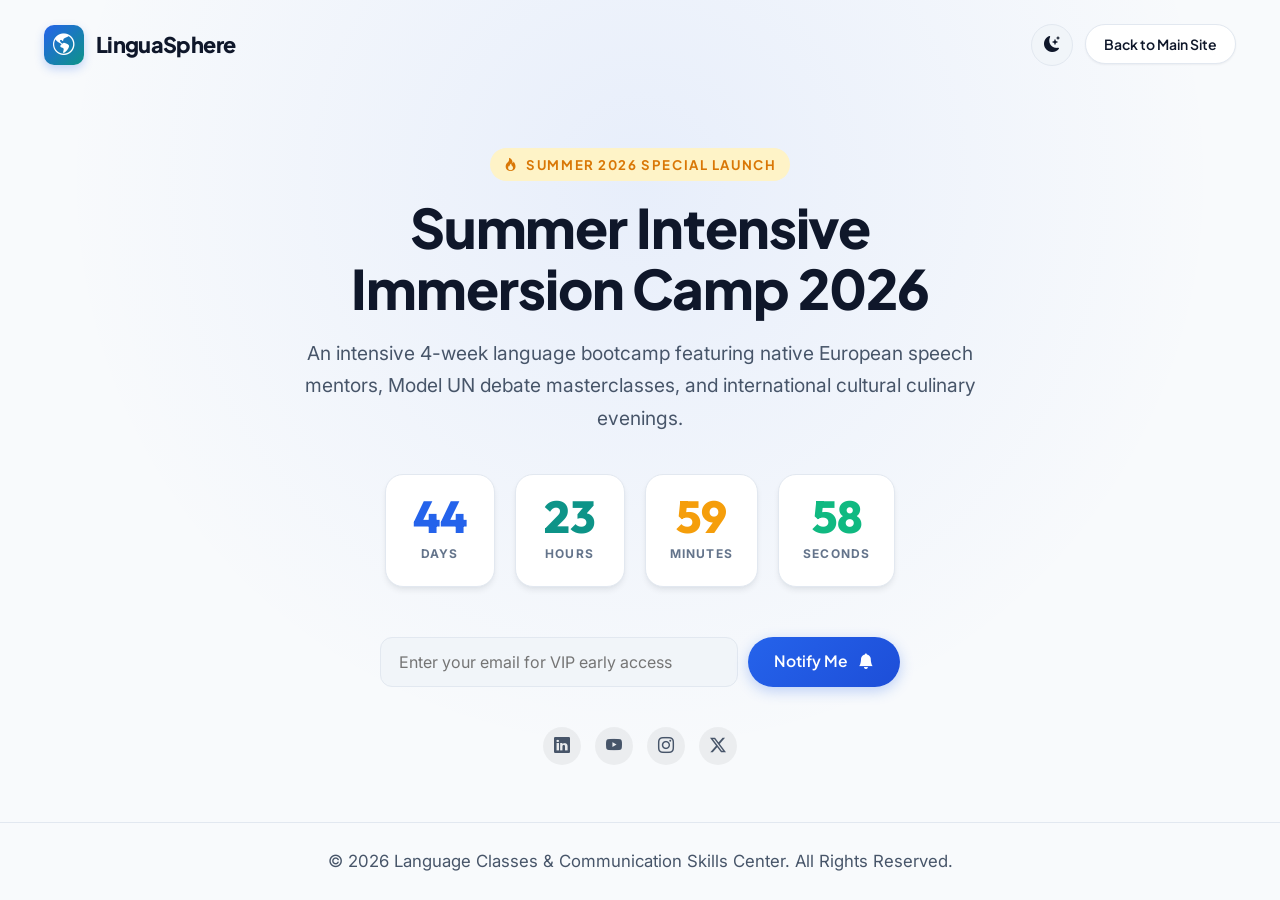
<file: coming-soon.html>
<!DOCTYPE html>
<html lang="en" data-theme="light" dir="ltr">
<head>
  <meta charset="UTF-8">
  <meta name="viewport" content="width=device-width, initial-scale=1.0">
  <title>Coming Soon | Summer Intensive Language Camp 2026</title>
  <meta name="description" content="Summer Intensive Language & Public Speaking Camp 2026 is launching soon. Subscribe to get early bird registration access.">
  
  <link rel="preconnect" href="https://fonts.googleapis.com">
  <link rel="preconnect" href="https://fonts.gstatic.com" crossorigin>
  <link href="https://fonts.googleapis.com/css2?family=Inter:wght@300;400;500;600;700&family=Plus+Jakarta+Sans:wght@500;600;700;800&family=Outfit:wght@600;700;800;900&display=swap" rel="stylesheet">
  <link rel="stylesheet" href="https://cdn.jsdelivr.net/npm/bootstrap-icons@1.11.3/font/bootstrap-icons.min.css">
  
  <link rel="stylesheet" href="assets/css/style.css">
  <link rel="stylesheet" href="assets/css/dark-mode.css">
  <link rel="stylesheet" href="assets/css/rtl.css">
    <!-- Favicon -->
  <link rel="icon" type="image/x-icon" href="favicon.ico">
  <link rel="icon" type="image/svg+xml" href="assets/favicon.svg">
  <link rel="icon" type="image/png" sizes="32x32" href="assets/favicon-32x32.png">
  <link rel="icon" type="image/png" sizes="16x16" href="assets/favicon-16x16.png">
  <link rel="apple-touch-icon" sizes="180x180" href="assets/apple-touch-icon.png">
</head>
<body style="min-height: 100vh; display: flex; flex-direction: column; background: radial-gradient(circle at 50% 20%, rgba(37, 99, 235, 0.08) 0%, transparent 60%), var(--bg-body);">

  <!-- Header -->
  <header style="padding: 24px 0;">
    <div class="container" style="display: flex; align-items: center; justify-content: space-between;">
      <a href="index.html" class="brand-logo" aria-label="LinguaSphere Academy Home">
        <div class="logo-icon"><i class="bi bi-globe-americas"></i></div>
        <span>LinguaSphere</span>
      </a>
      <div style="display: flex; gap: 12px;">
        <button class="toggle-btn theme-toggle" aria-label="Toggle Dark/Light Mode"><i class="bi bi-moon-stars-fill"></i></button>
        <a href="index.html" class="btn btn-secondary btn-sm"><span>Back to Main Site</span></a>
      </div>
    </div>
  </header>

  <main style="flex: 1; display: flex; align-items: center; justify-content: center; padding: 40px 20px;">
    <div class="container" style="max-width: 760px; text-align: center;">
      <span class="eyebrow eyebrow-accent"><i class="bi bi-fire"></i> SUMMER 2026 SPECIAL LAUNCH</span>
      <h1 style="margin-bottom: 18px; font-size: clamp(2.2rem, 4vw + 1rem, 3.4rem);">Summer Intensive Immersion Camp 2026</h1>
      <p class="text-lead" style="margin-bottom: 40px;">
        An intensive 4-week language bootcamp featuring native European speech mentors, Model UN debate masterclasses, and international cultural culinary evenings.
      </p>

      <!-- Live JS Countdown Component -->
      <div data-countdown style="display: flex; justify-content: center; gap: 20px; flex-wrap: wrap; margin-bottom: 50px;">
        <div style="background: var(--bg-surface); border: 1px solid var(--border-color); border-radius: var(--radius-lg); padding: 20px 24px; min-width: 110px; box-shadow: var(--shadow-md);">
          <div id="cd-days" style="font-family: var(--font-display); font-size: 2.8rem; font-weight: 800; color: var(--color-primary-accent); line-height: 1;">45</div>
          <small style="color: var(--text-light); text-transform: uppercase; font-weight: 700; font-size: 0.75rem; letter-spacing: 0.1em;">Days</small>
        </div>

        <div style="background: var(--bg-surface); border: 1px solid var(--border-color); border-radius: var(--radius-lg); padding: 20px 24px; min-width: 110px; box-shadow: var(--shadow-md);">
          <div id="cd-hours" style="font-family: var(--font-display); font-size: 2.8rem; font-weight: 800; color: var(--color-secondary); line-height: 1;">18</div>
          <small style="color: var(--text-light); text-transform: uppercase; font-weight: 700; font-size: 0.75rem; letter-spacing: 0.1em;">Hours</small>
        </div>

        <div style="background: var(--bg-surface); border: 1px solid var(--border-color); border-radius: var(--radius-lg); padding: 20px 24px; min-width: 110px; box-shadow: var(--shadow-md);">
          <div id="cd-minutes" style="font-family: var(--font-display); font-size: 2.8rem; font-weight: 800; color: var(--color-accent); line-height: 1;">34</div>
          <small style="color: var(--text-light); text-transform: uppercase; font-weight: 700; font-size: 0.75rem; letter-spacing: 0.1em;">Minutes</small>
        </div>

        <div style="background: var(--bg-surface); border: 1px solid var(--border-color); border-radius: var(--radius-lg); padding: 20px 24px; min-width: 110px; box-shadow: var(--shadow-md);">
          <div id="cd-seconds" style="font-family: var(--font-display); font-size: 2.8rem; font-weight: 800; color: #10b981; line-height: 1;">52</div>
          <small style="color: var(--text-light); text-transform: uppercase; font-weight: 700; font-size: 0.75rem; letter-spacing: 0.1em;">Seconds</small>
        </div>
      </div>

      <!-- Email Subscription Form -->
      <div style="max-width: 520px; margin: 0 auto 40px;">
        <form class="needs-validation" novalidate style="display: flex; gap: 10px; flex-wrap: wrap;">
          <input type="email" class="form-control" placeholder="Enter your email for VIP early access" required style="flex: 1; min-width: 260px;" aria-label="Email address for camp notification">
          <button type="submit" class="btn btn-primary" style="height: 50px;">
            <span>Notify Me</span>
            <i class="bi bi-bell-fill"></i>
          </button>
        </form>
      </div>

      <!-- Social Media Connections -->
      <div style="display: flex; justify-content: center; gap: 14px;">
        <a href="#" class="social-icon" aria-label="LinkedIn"><i class="bi bi-linkedin"></i></a>
        <a href="#" class="social-icon" aria-label="YouTube"><i class="bi bi-youtube"></i></a>
        <a href="#" class="social-icon" aria-label="Instagram"><i class="bi bi-instagram"></i></a>
        <a href="#" class="social-icon" aria-label="Twitter"><i class="bi bi-twitter-x"></i></a>
      </div>
    </div>
  </main>

  <footer style="padding: 24px 0; text-align: center; border-top: 1px solid var(--border-color); color: var(--text-light); font-size: 0.875rem;">
    <div class="container">
      <p>© 2026 Language Classes & Communication Skills Center. All Rights Reserved.</p>
    </div>
  </footer>

  <script src="assets/js/main.js"></script>
</body>
</html>
</file>
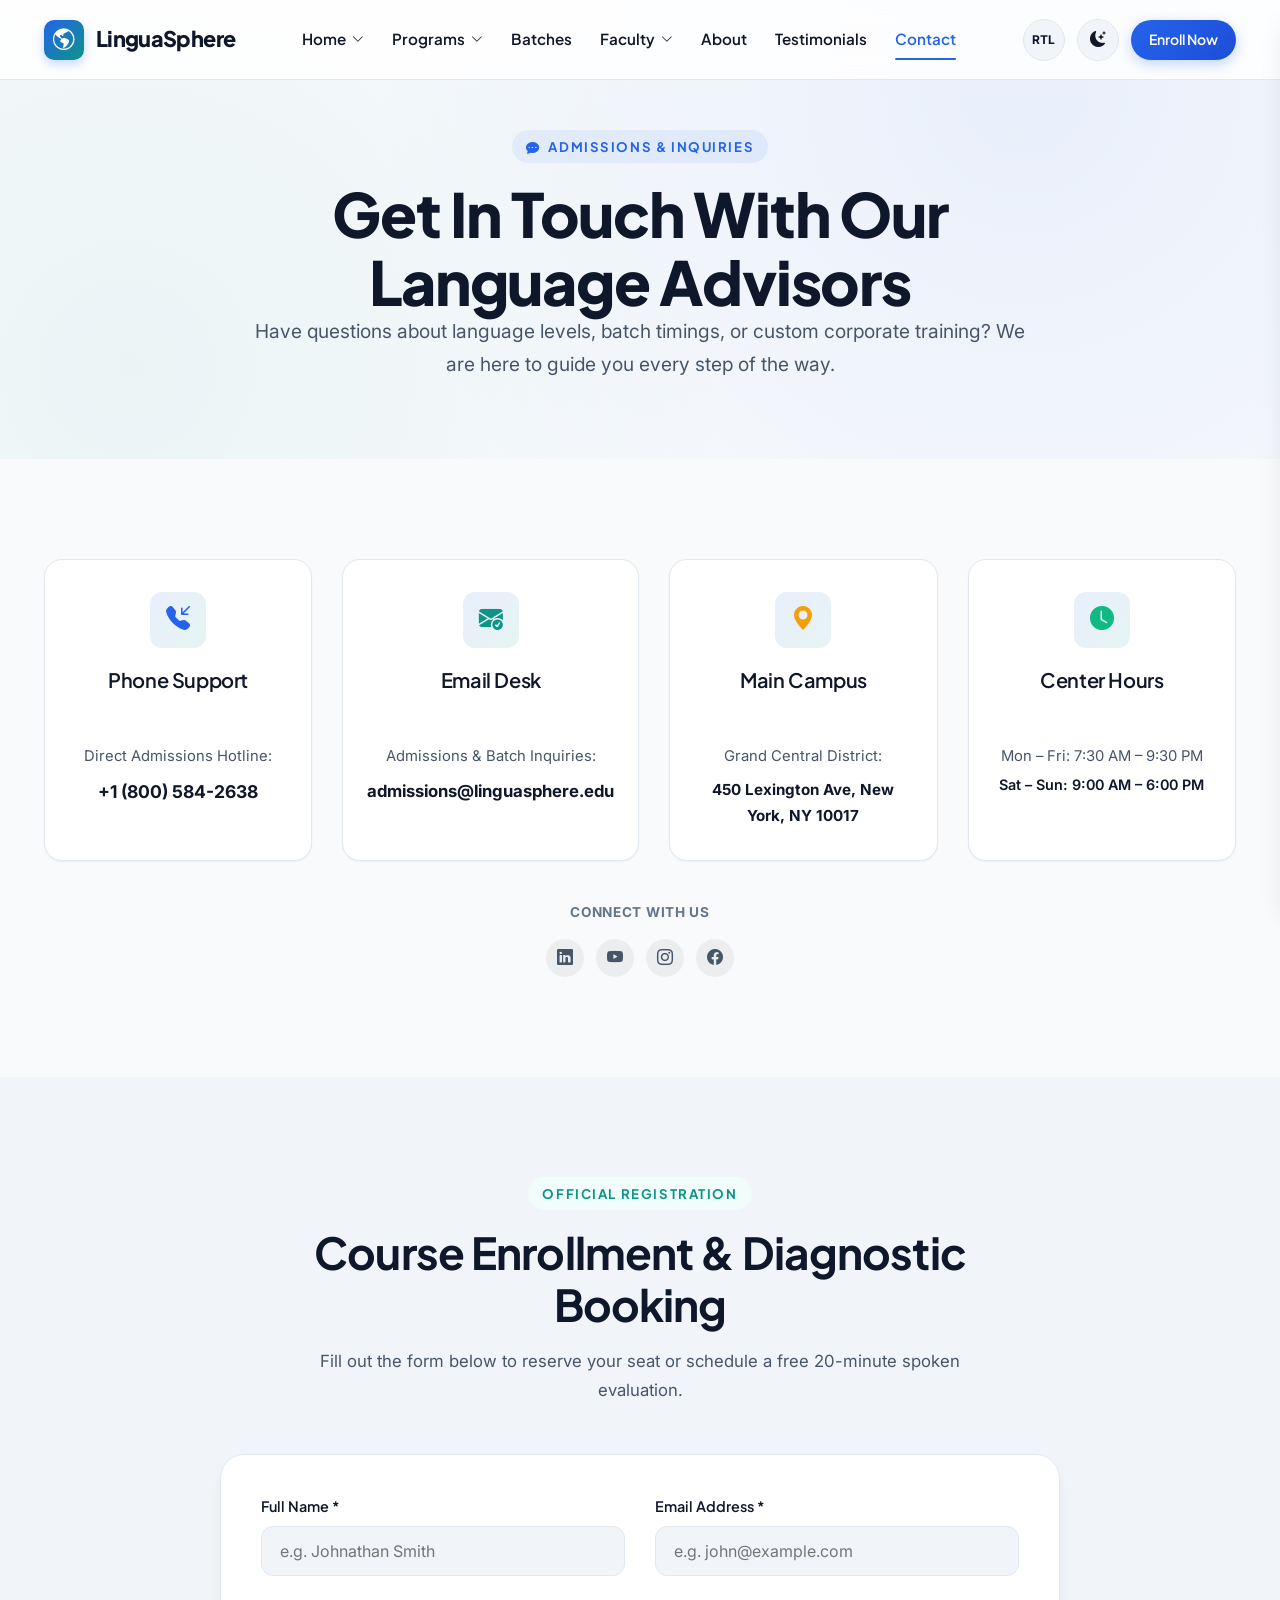
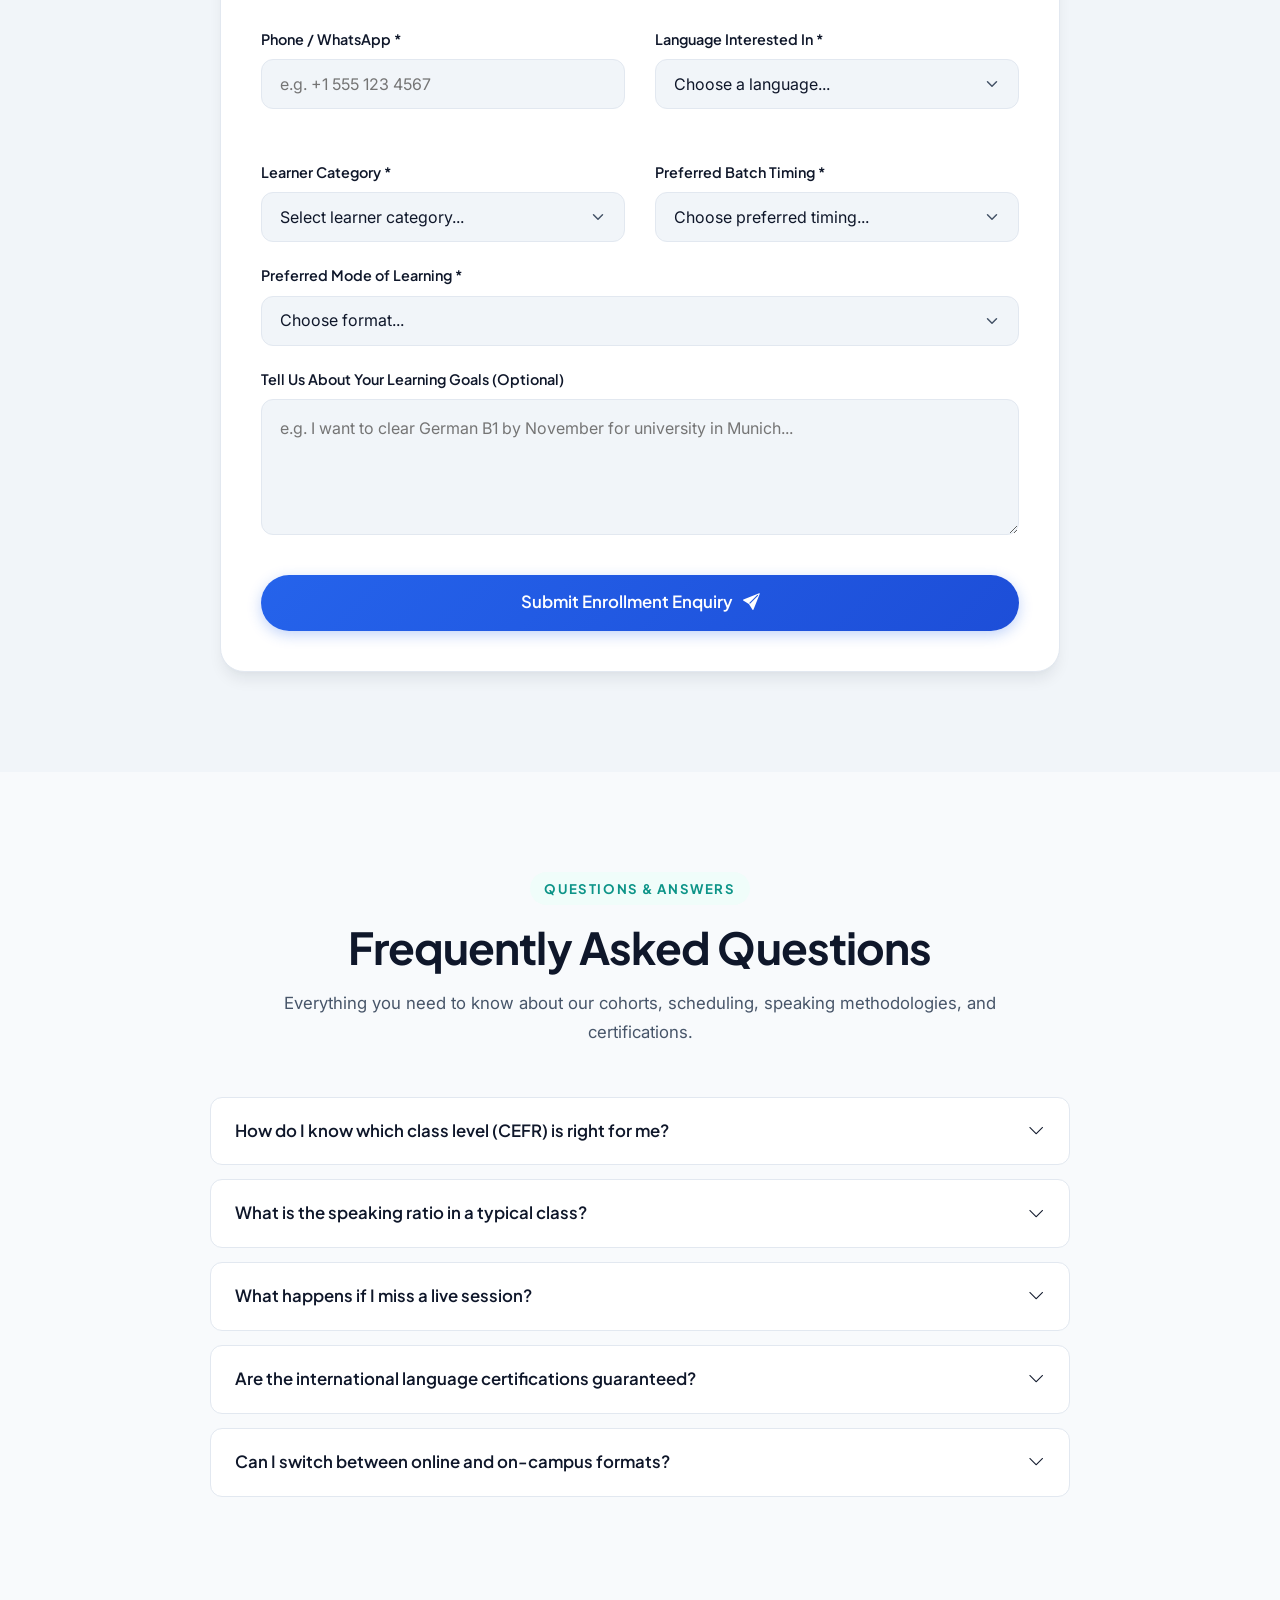
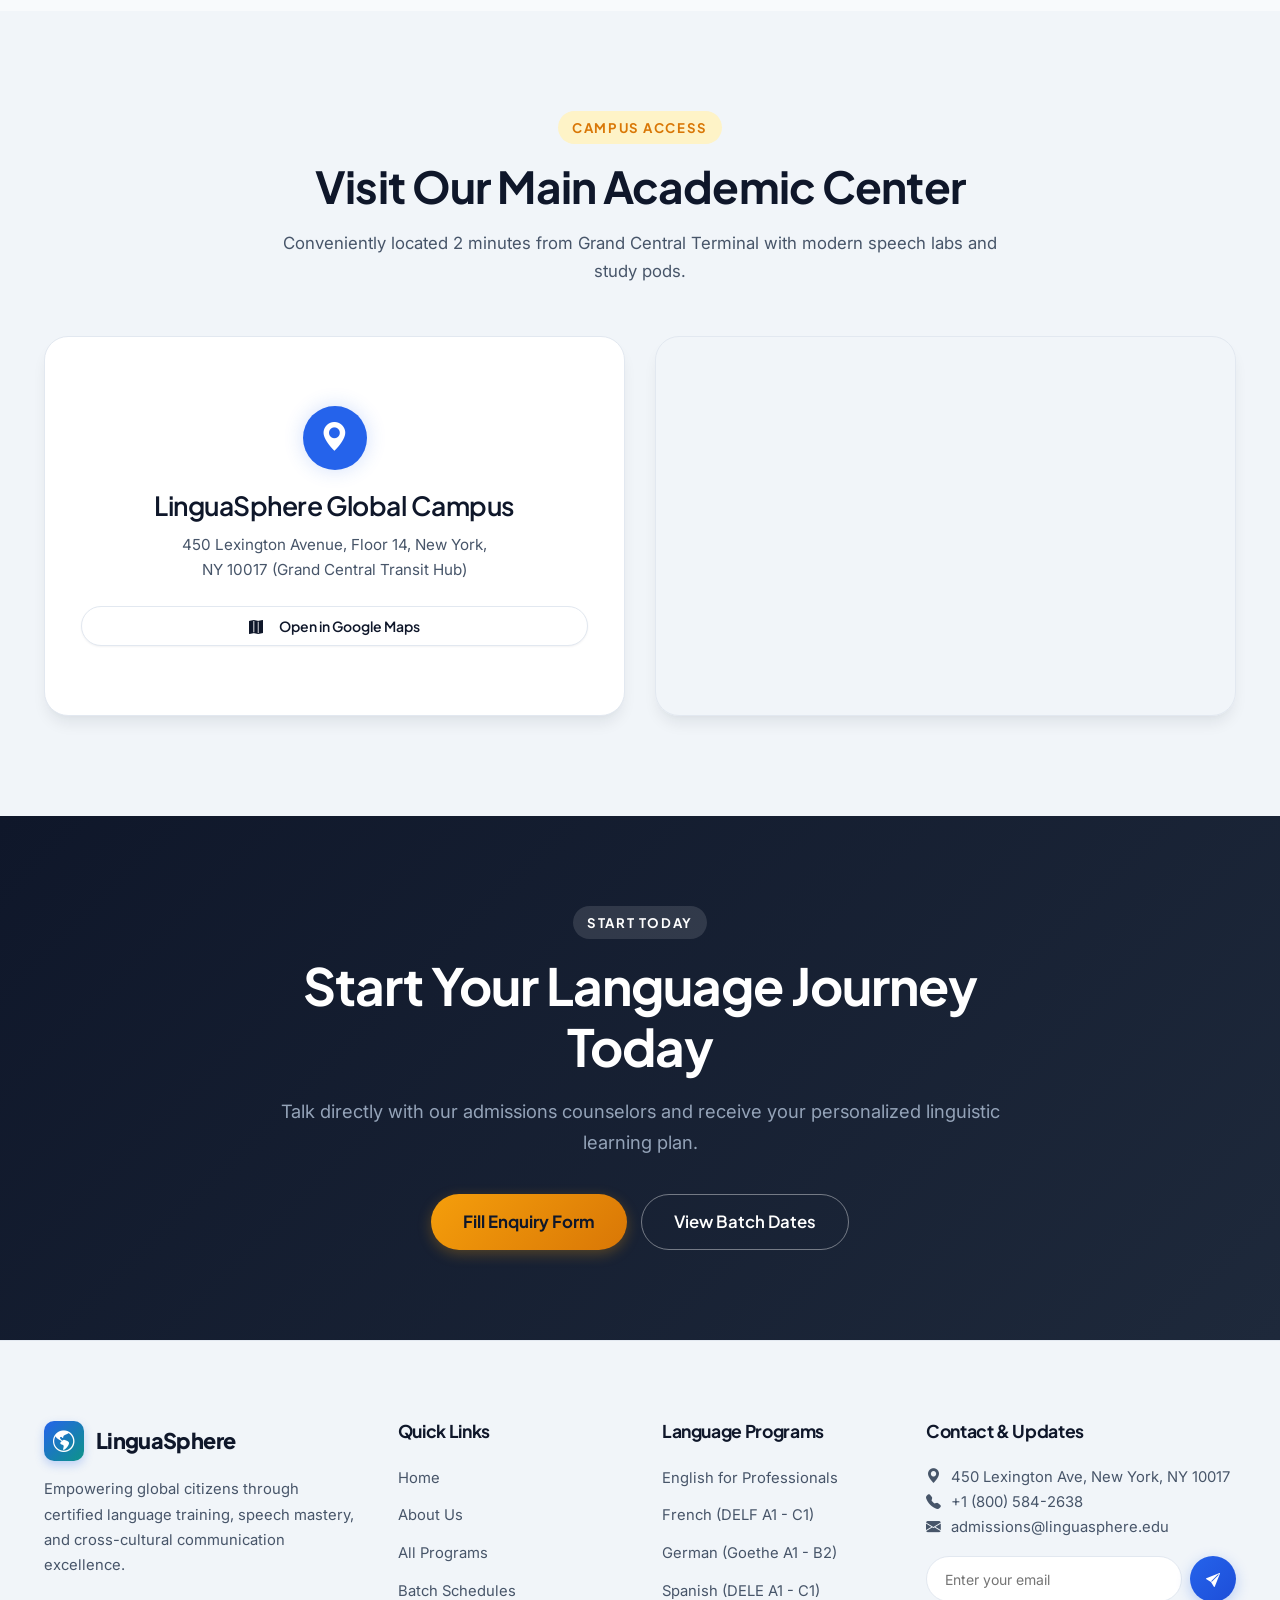
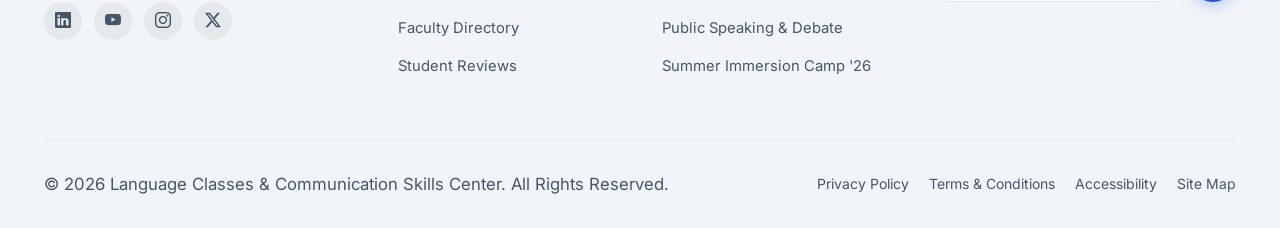
<file: contact.html>
<!DOCTYPE html>
<html lang="en" data-theme="light" dir="ltr">
<head>
  <meta charset="UTF-8">
  <meta name="viewport" content="width=device-width, initial-scale=1.0">
  <title>Contact & Enrollment Enquiry | LinguaSphere Academy</title>
  <meta name="description" content="Get in touch with LinguaSphere Academy. Schedule a free diagnostic consultation, enquire about upcoming batches, or visit our campus.">
  <meta name="keywords" content="Contact Language School, Language Admissions, Course Enquiry, Speak with Counselor">
  
  <meta property="og:title" content="Contact & Admissions | LinguaSphere Academy">
  <meta property="og:description" content="Reach our admissions team to find the perfect language cohort and schedule your free evaluation.">
  <meta property="og:type" content="website">
  
  <link rel="preconnect" href="https://fonts.googleapis.com">
  <link rel="preconnect" href="https://fonts.gstatic.com" crossorigin>
  <link href="https://fonts.googleapis.com/css2?family=Inter:wght@300;400;500;600;700&family=Plus+Jakarta+Sans:wght@500;600;700;800&display=swap" rel="stylesheet">
  <link rel="stylesheet" href="https://cdn.jsdelivr.net/npm/bootstrap-icons@1.11.3/font/bootstrap-icons.min.css">
  
  <link rel="stylesheet" href="assets/css/style.css">
  <link rel="stylesheet" href="assets/css/dark-mode.css">
  <link rel="stylesheet" href="assets/css/rtl.css">
    <!-- Favicon -->
  <link rel="icon" type="image/x-icon" href="favicon.ico">
  <link rel="icon" type="image/svg+xml" href="assets/favicon.svg">
  <link rel="icon" type="image/png" sizes="32x32" href="assets/favicon-32x32.png">
  <link rel="icon" type="image/png" sizes="16x16" href="assets/favicon-16x16.png">
  <link rel="apple-touch-icon" sizes="180x180" href="assets/apple-touch-icon.png">
</head>
<body>

  <!-- Header -->
  <header class="site-header" id="site-header">
    <div class="container header-container">
      <a href="index.html" class="brand-logo" aria-label="LinguaSphere Academy Home">
        <div class="logo-icon"><i class="bi bi-globe-americas"></i></div>
        <span>LinguaSphere</span>
      </a>

      <nav class="nav-menu" aria-label="Primary Navigation">
        <div class="nav-item">
          <a href="index.html" class="nav-link">Home <i class="bi bi-chevron-down" style="font-size: 0.75rem;"></i></a>
          <div class="dropdown-menu">
            <a href="index.html" class="dropdown-link"><i class="bi bi-stars"></i> Home 1 (Cinematic)</a>
            <a href="home-2.html" class="dropdown-link"><i class="bi bi-journal-richtext"></i> Home 2 (Editorial)</a>
          </div>
        </div>
        <div class="nav-item">
          <a href="programs.html" class="nav-link">Programs <i class="bi bi-chevron-down" style="font-size: 0.75rem;"></i></a>
          <div class="dropdown-menu">
            <a href="programs.html" class="dropdown-link"><i class="bi bi-grid"></i> All Programs</a>
            <a href="program-details.html" class="dropdown-link"><i class="bi bi-card-checklist"></i> Program Details</a>
          </div>
        </div>
        <div class="nav-item"><a href="batches.html" class="nav-link">Batches</a></div>
        <div class="nav-item">
          <a href="faculty.html" class="nav-link">Faculty <i class="bi bi-chevron-down" style="font-size: 0.75rem;"></i></a>
          <div class="dropdown-menu">
            <a href="faculty.html" class="dropdown-link"><i class="bi bi-people"></i> Faculty Roster</a>
            <a href="faculty-details.html" class="dropdown-link"><i class="bi bi-person-badge"></i> Faculty Profile</a>
          </div>
        </div>
        <div class="nav-item"><a href="about.html" class="nav-link">About</a></div>
        <div class="nav-item"><a href="testimonials.html" class="nav-link">Testimonials</a></div>
        <div class="nav-item"><a href="contact.html" class="nav-link active">Contact</a></div>
      </nav>

      <div class="header-actions">
        <button class="toggle-btn rtl-toggle" aria-label="Toggle RTL/LTR" title="Switch text direction"><span class="rtl-text" style="font-size: 0.75rem; font-weight: 700;">RTL</span></button>
        <button class="toggle-btn theme-toggle" aria-label="Toggle Dark/Light Mode" title="Toggle theme"><i class="bi bi-moon-stars-fill"></i></button>
        <a href="contact.html" class="btn btn-primary btn-sm d-none-mobile"><span>Enroll Now</span></a>
        <button class="hamburger-btn" aria-label="Open mobile navigation menu"><i class="bi bi-list"></i></button>
      </div>
    </div>
  </header>

  <!-- Mobile Drawer -->
  <div class="offcanvas-backdrop"></div>
  <aside class="offcanvas-drawer" aria-label="Mobile Navigation Drawer">
    <div class="offcanvas-header">
      <a href="index.html" class="brand-logo"><div class="logo-icon"><i class="bi bi-globe-americas"></i></div><span>LinguaSphere</span></a>
      <button class="offcanvas-close" aria-label="Close navigation"><i class="bi bi-x-lg"></i></button>
    </div>
    <div class="offcanvas-body">
      <nav class="offcanvas-nav">
        <a href="index.html" class="offcanvas-link">Home 1 (Cinematic) <i class="bi bi-chevron-right"></i></a>
        <a href="home-2.html" class="offcanvas-link">Home 2 (Editorial) <i class="bi bi-chevron-right"></i></a>
        <a href="programs.html" class="offcanvas-link">All Programs <i class="bi bi-chevron-right"></i></a>
        <a href="program-details.html" class="offcanvas-link">Program Details <i class="bi bi-chevron-right"></i></a>
        <a href="batches.html" class="offcanvas-link">Batches <i class="bi bi-chevron-right"></i></a>
        <a href="faculty.html" class="offcanvas-link">Faculty Roster <i class="bi bi-chevron-right"></i></a>
        <a href="faculty-details.html" class="offcanvas-link">Faculty Profile <i class="bi bi-chevron-right"></i></a>
        <a href="about.html" class="offcanvas-link">About <i class="bi bi-chevron-right"></i></a>
        <a href="testimonials.html" class="offcanvas-link">Testimonials <i class="bi bi-chevron-right"></i></a>
        <a href="contact.html" class="offcanvas-link active">Contact <i class="bi bi-chevron-right"></i></a>
      </nav>
    </div>
    <div class="offcanvas-footer">
      <div class="drawer-actions">
        <button class="toggle-btn rtl-toggle" aria-label="Toggle RTL/LTR" title="Switch text direction">
          <span class="rtl-text" style="font-size: 0.75rem; font-weight: 700;">RTL</span>
        </button>
        <button class="toggle-btn theme-toggle" aria-label="Toggle Dark/Light Mode" title="Toggle theme">
          <i class="bi bi-moon-stars-fill"></i>
        </button>
      </div>
      <a href="contact.html" class="btn btn-primary" style="width: 100%;">
        <span>Enroll Now</span>
      </a>
    </div>
  </aside>

  <main id="main-content">
    <!-- =========================================================================
         SECTION 1 — CONTACT HERO
         ========================================================================= -->
    <section class="hero-home-1" style="padding-bottom: 50px;">
      <div class="container">
        <div style="max-width: 800px; margin: 0 auto; text-align: center;">

          <span class="eyebrow"><i class="bi bi-chat-dots-fill"></i> ADMISSIONS & INQUIRIES</span>
          <h1>Get In Touch With Our Language Advisors</h1>
          <p class="text-lead">
            Have questions about language levels, batch timings, or custom corporate training? We are here to guide you every step of the way.
          </p>
        </div>
      </div>
    </section>

    <!-- =========================================================================
         SECTION 2 — CONTACT INFORMATION
         ========================================================================= -->
    <section class="section">
      <div class="container">
        <div class="grid grid-4">
          <!-- Phone -->
          <div class="benefit-card">
            <div class="benefit-icon-box" style="color: #2563eb;"><i class="bi bi-telephone-inbound-fill"></i></div>
            <h3>Phone Support</h3>
            <p style="margin-bottom: 8px;">Direct Admissions Hotline:</p>
            <p style="font-weight: 700; color: var(--text-main); font-size: 1.1rem;">+1 (800) 584-2638</p>
          </div>

          <!-- Email -->
          <div class="benefit-card">
            <div class="benefit-icon-box" style="color: #0d9488;"><i class="bi bi-envelope-check-fill"></i></div>
            <h3>Email Desk</h3>
            <p style="margin-bottom: 8px;">Admissions & Batch Inquiries:</p>
            <p style="font-weight: 700; color: var(--text-main); font-size: 1.05rem;">admissions@linguasphere.edu</p>
          </div>

          <!-- Campus Address -->
          <div class="benefit-card">
            <div class="benefit-icon-box" style="color: #f59e0b;"><i class="bi bi-geo-alt-fill"></i></div>
            <h3>Main Campus</h3>
            <p style="margin-bottom: 8px;">Grand Central District:</p>
            <p style="font-weight: 700; color: var(--text-main); font-size: 0.95rem;">450 Lexington Ave, New York, NY 10017</p>
          </div>

          <!-- Opening Hours -->
          <div class="benefit-card">
            <div class="benefit-icon-box" style="color: #10b981;"><i class="bi bi-clock-fill"></i></div>
            <h3>Center Hours</h3>
            <p style="margin-bottom: 4px;">Mon – Fri: 7:30 AM – 9:30 PM</p>
            <p style="font-weight: 600; color: var(--text-main); font-size: 0.9rem;">Sat – Sun: 9:00 AM – 6:00 PM</p>
          </div>
        </div>

        <!-- Centered Social Media Icons -->
        <div style="text-align: center; margin-top: 40px; display: flex; flex-direction: column; align-items: center; gap: 14px;">
          <p style="font-size: 0.85rem; font-weight: 700; color: var(--text-light); text-transform: uppercase; letter-spacing: 0.05em; margin: 0;">Connect With Us</p>
          <div style="display: flex; gap: 12px; justify-content: center; align-items: center;">
            <a href="#" class="social-icon" aria-label="LinkedIn"><i class="bi bi-linkedin"></i></a>
            <a href="#" class="social-icon" aria-label="YouTube"><i class="bi bi-youtube"></i></a>
            <a href="#" class="social-icon" aria-label="Instagram"><i class="bi bi-instagram"></i></a>
            <a href="#" class="social-icon" aria-label="Facebook"><i class="bi bi-facebook"></i></a>
          </div>
        </div>
      </div>
    </section>

    <!-- =========================================================================
         SECTION 3 — ENROLLMENT ENQUIRY FORM (Validated Client-Side)
         ========================================================================= -->
    <section class="section section-subtle" id="enquiry-form">
      <div class="container">
        <div style="max-width: 840px; margin: 0 auto;">
          <div class="section-header">
            <span class="eyebrow eyebrow-secondary">OFFICIAL REGISTRATION</span>
            <h2>Course Enrollment & Diagnostic Booking</h2>
            <p>Fill out the form below to reserve your seat or schedule a free 20-minute spoken evaluation.</p>
          </div>

          <div class="form-card">
            <form class="needs-validation" novalidate>
              <div class="grid grid-2">
                <!-- Full Name -->
                <div class="form-group">
                  <label class="form-label" for="fullName">Full Name *</label>
                  <input type="text" id="fullName" class="form-control" placeholder="e.g. Johnathan Smith" required>
                  <div class="form-feedback">Please enter your full name.</div>
                </div>

                <!-- Email Address -->
                <div class="form-group">
                  <label class="form-label" for="email">Email Address *</label>
                  <input type="email" id="email" class="form-control" placeholder="e.g. john@example.com" required>
                  <div class="form-feedback">Please enter a valid email address.</div>
                </div>

                <!-- Phone Number -->
                <div class="form-group">
                  <label class="form-label" for="phone">Phone / WhatsApp *</label>
                  <input type="tel" id="phone" class="form-control" placeholder="e.g. +1 555 123 4567" required>
                  <div class="form-feedback">Please enter a valid phone number.</div>
                </div>

                <!-- Language Interested In -->
                <div class="form-group">
                  <label class="form-label" for="language">Language Interested In *</label>
                  <select id="language" class="form-select" required>
                    <option value="" selected disabled>Choose a language...</option>
                    <option value="english">English (Fluency / IELTS / Business)</option>
                    <option value="french">French (DELF / TEF Canada / Immersion)</option>
                    <option value="german">German (Goethe A1-B2 / University)</option>
                    <option value="spanish">Spanish (DELE / Conversational)</option>
                  </select>
                  <div class="form-feedback">Please select a language program.</div>
                </div>

                <!-- Learner Type -->
                <div class="form-group">
                  <label class="form-label" for="learnerType">Learner Category *</label>
                  <select id="learnerType" class="form-select" required>
                    <option value="" selected disabled>Select learner category...</option>
                    <option value="kids">Child (Ages 6 - 11)</option>
                    <option value="teens">Teenager (Ages 12 - 17)</option>
                    <option value="adults">Adult (18+ Conversational / Travel)</option>
                    <option value="professionals">Working Professional / Corporate</option>
                  </select>
                  <div class="form-feedback">Please choose your learner category.</div>
                </div>

                <!-- Preferred Batch Timing -->
                <div class="form-group">
                  <label class="form-label" for="batchPref">Preferred Batch Timing *</label>
                  <select id="batchPref" class="form-select" required>
                    <option value="" selected disabled>Choose preferred timing...</option>
                    <option value="weekday-morning">Weekday Morning (8:00 AM - 10:00 AM)</option>
                    <option value="weekday-evening">Weekday Evening (7:30 PM - 9:00 PM)</option>
                    <option value="weekend-morning">Weekend Morning (10:00 AM - 12:30 PM)</option>
                    <option value="weekend-afternoon">Weekend Afternoon (2:00 PM - 5:30 PM)</option>
                    <option value="one-on-one">Private 1-on-1 Customized</option>
                  </select>
                  <div class="form-feedback">Please select your preferred batch timing.</div>
                </div>
              </div>

              <!-- Preferred Mode of Learning -->
              <div class="form-group">
                <label class="form-label" for="learningMode">Preferred Mode of Learning *</label>
                <select id="learningMode" class="form-select" required>
                  <option value="" selected disabled>Choose format...</option>
                  <option value="online">Online Live Virtual Studio (Interactive)</option>
                  <option value="campus">On-Campus Immersion Classroom (New York)</option>
                  <option value="hybrid">Hybrid (Combined Virtual + Weekend Campus)</option>
                </select>
                <div class="form-feedback">Please select a learning format.</div>
              </div>

              <!-- Message / Goals -->
              <div class="form-group">
                <label class="form-label" for="message">Tell Us About Your Learning Goals (Optional)</label>
                <textarea id="message" class="form-control" rows="4" placeholder="e.g. I want to clear German B1 by November for university in Munich..."></textarea>
              </div>

              <!-- Submit Button -->
              <button type="submit" class="btn btn-primary btn-lg" style="width: 100%; margin-top: 10px;">
                <span>Submit Enrollment Enquiry</span>
                <i class="bi bi-send-fill"></i>
              </button>
            </form>
          </div>
        </div>
      </div>
    </section>

    <!-- =========================================================================
         SECTION 3.5 — FREQUENTLY ASKED QUESTIONS (FAQ Accordions)
         ========================================================================= -->
    <section class="section">
      <div class="container">
        <div class="section-header">
          <span class="eyebrow eyebrow-secondary">QUESTIONS & ANSWERS</span>
          <h2>Frequently Asked Questions</h2>
          <p>Everything you need to know about our cohorts, scheduling, speaking methodologies, and certifications.</p>
        </div>

        <div style="max-width: 860px; margin: 0 auto;">
          <div class="accordion-item">
            <button class="accordion-header">
              <span>How do I know which class level (CEFR) is right for me?</span>
              <i class="bi bi-chevron-down accordion-icon"></i>
            </button>
            <div class="accordion-body">
              Every student starts with a complimentary 20-minute 1-on-1 spoken assessment with one of our lead mentors. This establishes your phonetic baseline, vocabulary scope, and grammar confidence to place you in the perfect batch.
            </div>
          </div>

          <div class="accordion-item">
            <button class="accordion-header">
              <span>What is the speaking ratio in a typical class?</span>
              <i class="bi bi-chevron-down accordion-icon"></i>
            </button>
            <div class="accordion-body">
              We guarantee a 70% active speaking ratio in all classrooms. Our modules are structured around spontaneous debates, professional roleplays, and interactive cohort practice rather than dry lectures.
            </div>
          </div>

          <div class="accordion-item">
            <button class="accordion-header">
              <span>What happens if I miss a live session?</span>
              <i class="bi bi-chevron-down accordion-icon"></i>
            </button>
            <div class="accordion-body">
              For virtual courses, all live virtual labs are recorded and uploaded to your student portal within 2 hours. For campus programs, you can attend a catch-up review with your mentor or join an equivalent parallel batch during the same week.
            </div>
          </div>

          <div class="accordion-item">
            <button class="accordion-header">
              <span>Are the international language certifications guaranteed?</span>
              <i class="bi bi-chevron-down accordion-icon"></i>
            </button>
            <div class="accordion-body">
              While exam boards independently grade certifications (IELTS, Goethe, DELF, DELE), our curriculum is 100% aligned with their guidelines. We boast a 96.4% first-time passing rate, backed by expert prep materials and mock exam drills.
            </div>
          </div>

          <div class="accordion-item">
            <button class="accordion-header">
              <span>Can I switch between online and on-campus formats?</span>
              <i class="bi bi-chevron-down accordion-icon"></i>
            </button>
            <div class="accordion-body">
              Yes! We offer flexible hybrid paths. You can transfer between virtual live sessions and on-campus speech studios at the start of any new program module, subject to seat availability.
            </div>
          </div>
        </div>
      </div>
    </section>

    <!-- =========================================================================
         SECTION 4 — LOCATION & MAP INTEGRATION PLACEHOLDER
         ========================================================================= -->
    <section class="section section-subtle">
      <div class="container">
        <div class="section-header">
          <span class="eyebrow eyebrow-accent">CAMPUS ACCESS</span>
          <h2>Visit Our Main Academic Center</h2>
          <p>Conveniently located 2 minutes from Grand Central Terminal with modern speech labs and study pods.</p>
        </div>

        <div class="grid grid-2" style="align-items: stretch; gap: 30px;">
          <!-- Left: Address card -->
          <div style="background: var(--bg-surface); border: 1px solid var(--border-color); border-radius: var(--radius-xl); padding: 36px; display: flex; flex-direction: column; align-items: center; justify-content: center; text-align: center; box-shadow: var(--shadow-lg);">
            <div style="width: 64px; height: 64px; border-radius: 50%; background: var(--color-primary-accent); display: flex; align-items: center; justify-content: center; font-size: 1.8rem; margin-bottom: 20px; box-shadow: 0 0 20px rgba(37,99,235,0.2);">
              <i class="bi bi-geo-alt-fill" style="color: white;"></i>
            </div>
            <h3 style="margin-bottom: 12px; color: var(--text-main);">LinguaSphere Global Campus</h3>
            <p style="color: var(--text-muted); max-width: 320px; margin-bottom: 24px; font-size: 0.95rem; line-height: 1.6;">
              450 Lexington Avenue, Floor 14, New York, NY 10017 (Grand Central Transit Hub)
            </p>
            <a href="https://maps.google.com/?q=450+Lexington+Ave,+New+York,+NY+10017" target="_blank" rel="noopener noreferrer" class="btn btn-secondary btn-sm" style="width: 100%;">
              <i class="bi bi-map-fill" style="margin-right: 6px;"></i>
              <span>Open in Google Maps</span>
            </a>
          </div>
          <!-- Right: Real interactive map -->
          <div style="border: 1px solid var(--border-color); border-radius: var(--radius-xl); overflow: hidden; box-shadow: var(--shadow-lg); min-height: 380px;">
            <iframe 
              src="https://www.google.com/maps/embed?pb=!1m18!1m12!1m3!1d3022.4287847372733!2d-73.97746942426364!3d40.75373307138766!2m3!1f0!2f0!3f0!3m2!1i1024!2i768!4f13.1!3m3!1m2!1s0x89c25901cb001f35%3A0xc3f6a27e77b620b7!2s450%20Lexington%20Ave%2C%20New%20York%2C%20NY%2010017!5e0!3m2!1sen!2sus!4v1723950000000!5m2!1sen!2sus" 
              width="100%" 
              height="100%" 
              style="border:0; display: block;" 
              allowfullscreen="" 
              loading="lazy" 
              referrerpolicy="no-referrer-when-downgrade">
            </iframe>
          </div>
        </div>
      </div>
    </section>

    <!-- =========================================================================
         SECTION 5 — FINAL CTA
         ========================================================================= -->
    <section class="enrollment-cta-section">
      <div class="container">
        <div class="cta-content-box">
          <span class="eyebrow" style="background: rgba(255,255,255,0.12); color: #ffffff;">START TODAY</span>
          <h2>Start Your Language Journey Today</h2>
          <p>Talk directly with our admissions counselors and receive your personalized linguistic learning plan.</p>
          <div class="btn-group" style="justify-content: center;">
            <a href="#enquiry-form" class="btn btn-accent btn-lg"><span>Fill Enquiry Form</span></a>
            <a href="batches.html" class="btn btn-outline-white btn-lg"><span>View Batch Dates</span></a>
          </div>
        </div>
      </div>
    </section>
  </main>

  <!-- Footer -->
  <footer class="site-footer">
    <div class="container">
      <div class="footer-grid">
        <div class="footer-brand">
          <a href="index.html" class="brand-logo"><div class="logo-icon"><i class="bi bi-globe-americas"></i></div><span>LinguaSphere</span></a>
          <p class="footer-desc">Empowering global citizens through certified language training, speech mastery, and cross-cultural communication excellence.</p>
          <div class="footer-socials">
            <a href="#" class="social-icon" aria-label="LinkedIn"><i class="bi bi-linkedin"></i></a>
            <a href="#" class="social-icon" aria-label="YouTube"><i class="bi bi-youtube"></i></a>
            <a href="#" class="social-icon" aria-label="Instagram"><i class="bi bi-instagram"></i></a>
            <a href="#" class="social-icon" aria-label="Twitter"><i class="bi bi-twitter-x"></i></a>
          </div>
        </div>
        <div>
          <h4 class="footer-title">Quick Links</h4>
          <ul class="footer-links">
            <li><a href="index.html" class="footer-link">Home</a></li>
            <li><a href="about.html" class="footer-link">About Us</a></li>
            <li><a href="programs.html" class="footer-link">All Programs</a></li>
            <li><a href="batches.html" class="footer-link">Batch Schedules</a></li>
            <li><a href="faculty.html" class="footer-link">Faculty Directory</a></li>
            <li><a href="testimonials.html" class="footer-link">Student Reviews</a></li>
          </ul>
        </div>
        <div>
          <h4 class="footer-title">Language Programs</h4>
          <ul class="footer-links">
            <li><a href="program-details.html" class="footer-link">English for Professionals</a></li>
            <li><a href="program-details.html" class="footer-link">French (DELF A1 - C1)</a></li>
            <li><a href="program-details.html" class="footer-link">German (Goethe A1 - B2)</a></li>
            <li><a href="program-details.html" class="footer-link">Spanish (DELE A1 - C1)</a></li>
            <li><a href="program-details.html" class="footer-link">Public Speaking & Debate</a></li>
            <li><a href="coming-soon.html" class="footer-link">Summer Immersion Camp '26</a></li>
          </ul>
        </div>
        <div>
          <h4 class="footer-title">Contact & Updates</h4>
          <p class="footer-desc" style="margin-bottom: 12px;">
            <i class="bi bi-geo-alt-fill text-primary" style="margin-right: 6px;"></i> 450 Lexington Ave, New York, NY 10017<br>
            <i class="bi bi-telephone-fill text-primary" style="margin-right: 6px;"></i> +1 (800) 584-2638<br>
            <i class="bi bi-envelope-fill text-primary" style="margin-right: 6px;"></i> admissions@linguasphere.edu
          </p>
          <form class="footer-newsletter-form needs-validation" novalidate>
            <input type="email" class="footer-newsletter-input" placeholder="Enter your email" required aria-label="Newsletter email subscription">
            <button type="submit" class="btn btn-primary btn-sm" style="padding: 0 16px;"><i class="bi bi-send-fill"></i></button>
          </form>
        </div>
      </div>
      <div class="footer-bottom">
        <p>© 2026 Language Classes & Communication Skills Center. All Rights Reserved.</p>
        <div class="footer-legal-links">
          <a href="contact.html">Privacy Policy</a>
          <a href="contact.html">Terms & Conditions</a>
          <a href="contact.html">Accessibility</a>
          <a href="404.html">Site Map</a>
        </div>
      </div>
    </div>
  </footer>

  <button class="back-to-top" aria-label="Scroll back to top"><i class="bi bi-arrow-up"></i></button>
  <script src="assets/js/main.js"></script>
</body>
</html>
</file>
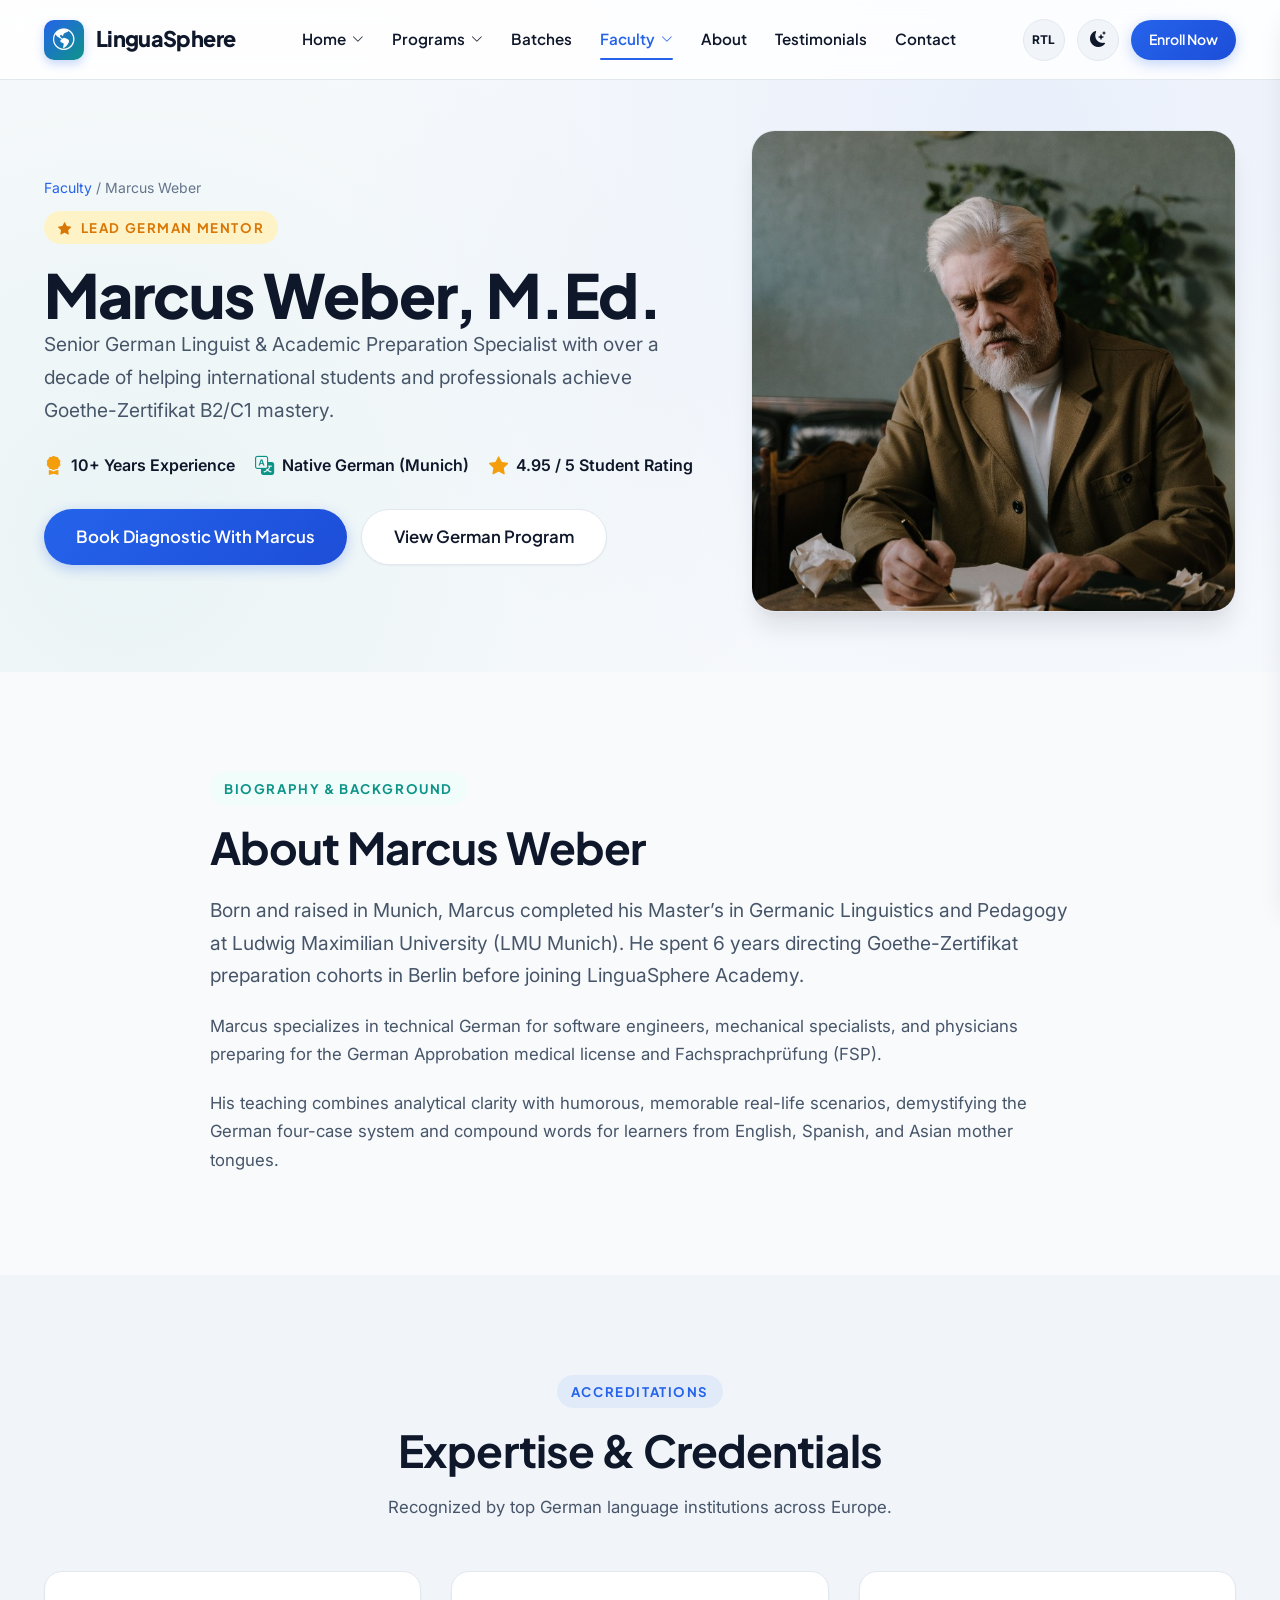
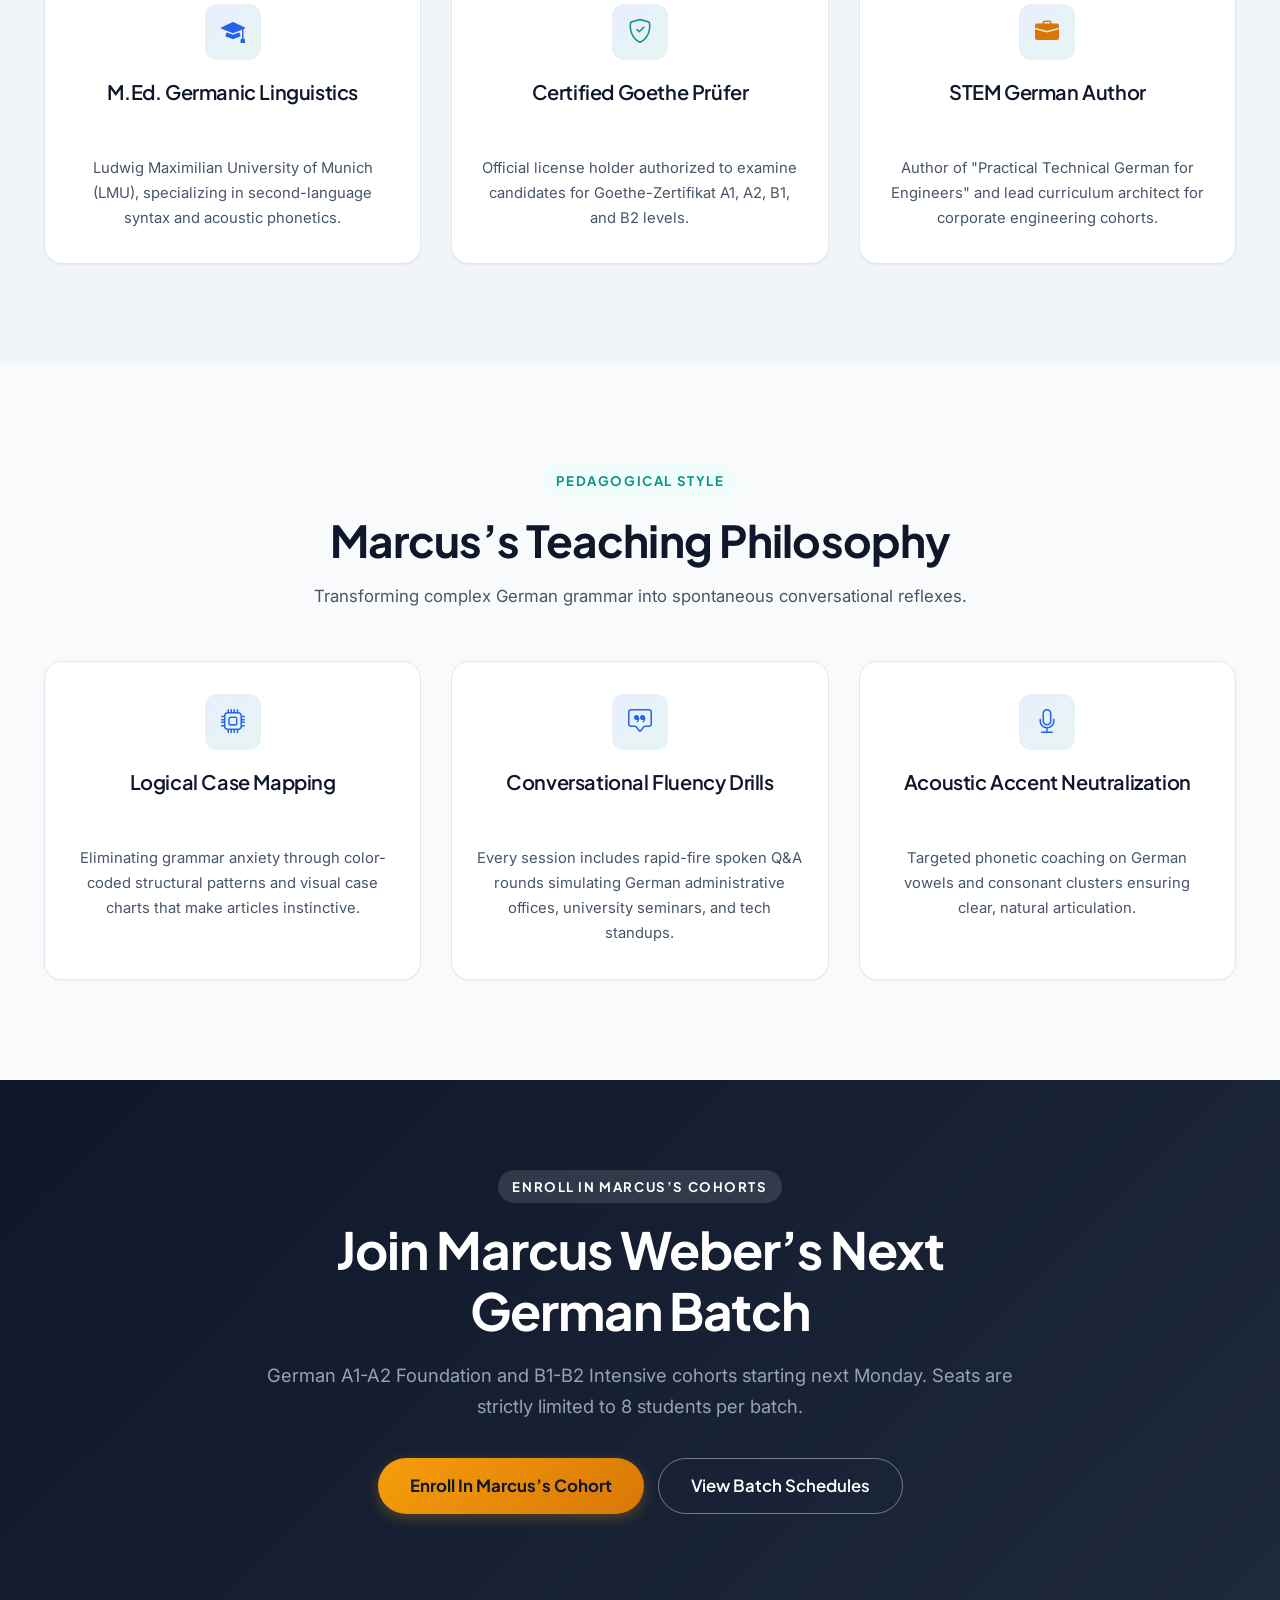
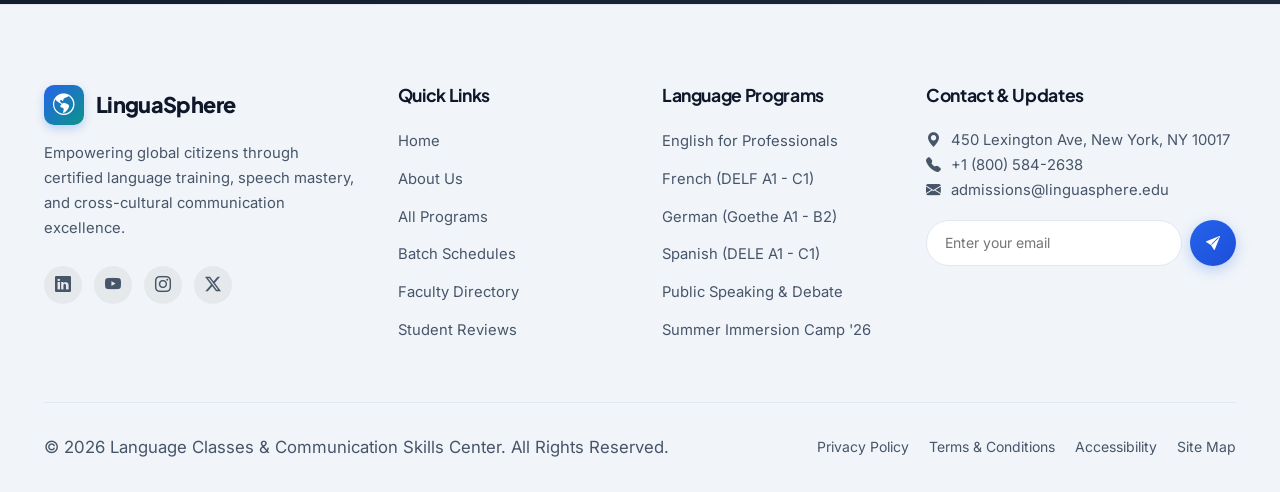
<file: faculty-details.html>
<!DOCTYPE html>
<html lang="en" data-theme="light" dir="ltr">
<head>
  <meta charset="UTF-8">
  <meta name="viewport" content="width=device-width, initial-scale=1.0">
  <title>Faculty Profile: Marcus Weber | German & STEM Communication Specialist</title>
  <meta name="description" content="Learn more about Marcus Weber, Lead German Specialist at LinguaSphere Academy with 10+ years of Goethe exam preparation and technical linguistic training.">
  <meta name="keywords" content="Marcus Weber, German Teacher, Goethe-Zertifikat Mentor, Technical German Instructor">
  
  <meta property="og:title" content="Marcus Weber | Senior German Specialist at LinguaSphere">
  <meta property="og:description" content="Certified Goethe-Institut alum and STEM German language coach.">
  <meta property="og:type" content="profile">
  
  <link rel="preconnect" href="https://fonts.googleapis.com">
  <link rel="preconnect" href="https://fonts.gstatic.com" crossorigin>
  <link href="https://fonts.googleapis.com/css2?family=Inter:wght@300;400;500;600;700&family=Plus+Jakarta+Sans:wght@500;600;700;800&display=swap" rel="stylesheet">
  <link rel="stylesheet" href="https://cdn.jsdelivr.net/npm/bootstrap-icons@1.11.3/font/bootstrap-icons.min.css">
  
  <link rel="stylesheet" href="assets/css/style.css">
  <link rel="stylesheet" href="assets/css/dark-mode.css">
  <link rel="stylesheet" href="assets/css/rtl.css">
    <!-- Favicon -->
  <link rel="icon" type="image/x-icon" href="favicon.ico">
  <link rel="icon" type="image/svg+xml" href="assets/favicon.svg">
  <link rel="icon" type="image/png" sizes="32x32" href="assets/favicon-32x32.png">
  <link rel="icon" type="image/png" sizes="16x16" href="assets/favicon-16x16.png">
  <link rel="apple-touch-icon" sizes="180x180" href="assets/apple-touch-icon.png">
</head>
<body>

  <!-- Header -->
  <header class="site-header" id="site-header">
    <div class="container header-container">
      <a href="index.html" class="brand-logo" aria-label="LinguaSphere Academy Home">
        <div class="logo-icon"><i class="bi bi-globe-americas"></i></div>
        <span>LinguaSphere</span>
      </a>

      <nav class="nav-menu" aria-label="Primary Navigation">
        <div class="nav-item">
          <a href="index.html" class="nav-link">Home <i class="bi bi-chevron-down" style="font-size: 0.75rem;"></i></a>
          <div class="dropdown-menu">
            <a href="index.html" class="dropdown-link"><i class="bi bi-stars"></i> Home 1 (Cinematic)</a>
            <a href="home-2.html" class="dropdown-link"><i class="bi bi-journal-richtext"></i> Home 2 (Editorial)</a>
          </div>
        </div>
        <div class="nav-item">
          <a href="programs.html" class="nav-link">Programs <i class="bi bi-chevron-down" style="font-size: 0.75rem;"></i></a>
          <div class="dropdown-menu">
            <a href="programs.html" class="dropdown-link"><i class="bi bi-grid"></i> All Programs</a>
            <a href="program-details.html" class="dropdown-link"><i class="bi bi-card-checklist"></i> Program Details</a>
          </div>
        </div>
        <div class="nav-item"><a href="batches.html" class="nav-link">Batches</a></div>
        <div class="nav-item">
          <a href="faculty.html" class="nav-link active">Faculty <i class="bi bi-chevron-down" style="font-size: 0.75rem;"></i></a>
          <div class="dropdown-menu">
            <a href="faculty.html" class="dropdown-link"><i class="bi bi-people"></i> Faculty Roster</a>
            <a href="faculty-details.html" class="dropdown-link active"><i class="bi bi-person-badge"></i> Faculty Profile</a>
          </div>
        </div>
        <div class="nav-item"><a href="about.html" class="nav-link">About</a></div>
        <div class="nav-item"><a href="testimonials.html" class="nav-link">Testimonials</a></div>
        <div class="nav-item"><a href="contact.html" class="nav-link">Contact</a></div>
      </nav>

      <div class="header-actions">
        <button class="toggle-btn rtl-toggle" aria-label="Toggle RTL/LTR" title="Switch text direction"><span class="rtl-text" style="font-size: 0.75rem; font-weight: 700;">RTL</span></button>
        <button class="toggle-btn theme-toggle" aria-label="Toggle Dark/Light Mode" title="Toggle theme"><i class="bi bi-moon-stars-fill"></i></button>
        <a href="contact.html" class="btn btn-primary btn-sm d-none-mobile"><span>Enroll Now</span></a>
        <button class="hamburger-btn" aria-label="Open mobile navigation menu"><i class="bi bi-list"></i></button>
      </div>
    </div>
  </header>

  <!-- Mobile Drawer -->
  <div class="offcanvas-backdrop"></div>
  <aside class="offcanvas-drawer" aria-label="Mobile Navigation Drawer">
    <div class="offcanvas-header">
      <a href="index.html" class="brand-logo"><div class="logo-icon"><i class="bi bi-globe-americas"></i></div><span>LinguaSphere</span></a>
      <button class="offcanvas-close" aria-label="Close navigation"><i class="bi bi-x-lg"></i></button>
    </div>
    <div class="offcanvas-body">
      <nav class="offcanvas-nav">
        <a href="index.html" class="offcanvas-link">Home 1 (Cinematic) <i class="bi bi-chevron-right"></i></a>
        <a href="home-2.html" class="offcanvas-link">Home 2 (Editorial) <i class="bi bi-chevron-right"></i></a>
        <a href="programs.html" class="offcanvas-link">Programs Catalog <i class="bi bi-chevron-right"></i></a>
        <a href="program-details.html" class="offcanvas-link">Program Details <i class="bi bi-chevron-right"></i></a>
        <a href="batches.html" class="offcanvas-link">Batch Schedules <i class="bi bi-chevron-right"></i></a>
        <a href="faculty.html" class="offcanvas-link">Faculty Team <i class="bi bi-chevron-right"></i></a>
        <a href="faculty-details.html" class="offcanvas-link active">Faculty Profile <i class="bi bi-chevron-right"></i></a>
        <a href="about.html" class="offcanvas-link">About Institute <i class="bi bi-chevron-right"></i></a>
        <a href="testimonials.html" class="offcanvas-link">Testimonials <i class="bi bi-chevron-right"></i></a>
        <a href="contact.html" class="offcanvas-link">Contact & Location <i class="bi bi-chevron-right"></i></a>
      </nav>
    </div>
    <div class="offcanvas-footer">
      <a href="contact.html" class="btn btn-primary" style="width: 100%;"><span>Enroll Now</span></a>
    </div>
  </aside>

  <main id="main-content">
    <!-- =========================================================================
         SECTION 1 — FACULTY PROFILE HERO
         ========================================================================= -->
    <section class="hero-home-1" style="padding-bottom: 60px;">
      <div class="container">
        <div class="hero-grid">
          <div class="faculty-hero-content">
            <div style="font-size: 0.875rem; color: var(--text-light); margin-bottom: 12px;">
              <a href="faculty.html" style="color: var(--color-primary-accent);">Faculty</a> / <span>Marcus Weber</span>
            </div>
            <span class="eyebrow eyebrow-accent"><i class="bi bi-star-fill"></i> LEAD GERMAN MENTOR</span>
            <h1>Marcus Weber, M.Ed.</h1>
            <p class="text-lead" style="margin-bottom: 24px;">
              Senior German Linguist & Academic Preparation Specialist with over a decade of helping international students and professionals achieve Goethe-Zertifikat B2/C1 mastery.
            </p>
            <div class="faculty-hero-stats" style="display: flex; gap: 20px; flex-wrap: wrap; margin-bottom: 28px;">
              <div style="display: flex; align-items: center; gap: 8px;">
                <i class="bi bi-award-fill" style="color: var(--color-accent); font-size: 1.2rem;"></i>
                <span style="font-weight: 600;">10+ Years Experience</span>
              </div>
              <div style="display: flex; align-items: center; gap: 8px;">
                <i class="bi bi-translate" style="color: var(--color-secondary); font-size: 1.2rem;"></i>
                <span style="font-weight: 600;">Native German (Munich)</span>
              </div>
              <div style="display: flex; align-items: center; gap: 8px;">
                <i class="bi bi-star-fill" style="color: var(--color-accent); font-size: 1.2rem;"></i>
                <span style="font-weight: 600;">4.95 / 5 Student Rating</span>
              </div>
            </div>
            <div class="btn-group">
              <a href="contact.html" class="btn btn-primary btn-lg">
                <span>Book Diagnostic With Marcus</span></a>
              <a href="program-details.html" class="btn btn-secondary btn-lg">
                <span>View German Program</span>
              </a>
            </div>
          </div>
          <div class="hero-visual-wrapper">
            <div class="hero-main-image-card">
              <img src="assets/images/faculty/faculty-marcus.jpg" alt="Marcus Weber, German Specialist" loading="eager" width="800" height="480">
            </div>
          </div>
        </div>
      </div>
    </section>

    <!-- =========================================================================
         SECTION 2 — ABOUT THE FACULTY MEMBER
         ========================================================================= -->
    <section class="section">
      <div class="container">
        <div class="faculty-bio-container" style="max-width: 860px; margin: 0 auto;">
          <div class="bio-header">
            <span class="eyebrow eyebrow-secondary">BIOGRAPHY & BACKGROUND</span>
            <h2 style="margin-bottom: 20px;">About Marcus Weber</h2>
          </div>
          <p class="text-lead" style="margin-bottom: 20px;">
            Born and raised in Munich, Marcus completed his Master’s in Germanic Linguistics and Pedagogy at Ludwig Maximilian University (LMU Munich). He spent 6 years directing Goethe-Zertifikat preparation cohorts in Berlin before joining LinguaSphere Academy.
          </p>
          <p style="margin-bottom: 20px;">
            Marcus specializes in technical German for software engineers, mechanical specialists, and physicians preparing for the German Approbation medical license and Fachsprachprüfung (FSP).
          </p>
          <p>
            His teaching combines analytical clarity with humorous, memorable real-life scenarios, demystifying the German four-case system and compound words for learners from English, Spanish, and Asian mother tongues.
          </p>
        </div>
      </div>
    </section>

    <!-- =========================================================================
         SECTION 3 — EXPERTISE & QUALIFICATIONS
         ========================================================================= -->
    <section class="section section-subtle">
      <div class="container">
        <div class="section-header">
          <span class="eyebrow">ACCREDITATIONS</span>
          <h2>Expertise & Credentials</h2>
          <p>Recognized by top German language institutions across Europe.</p>
        </div>

        <div class="grid grid-3">
          <div class="benefit-card" style="background: var(--bg-surface);">
            <div class="benefit-icon-box" style="color: var(--color-primary-accent);"><i class="bi bi-mortarboard-fill"></i></div>
            <h3>M.Ed. Germanic Linguistics</h3>
              <p>Ludwig Maximilian University of Munich (LMU), specializing in second-language syntax and acoustic phonetics.</p>
          </div>

          <div class="benefit-card" style="background: var(--bg-surface);">
            <div class="benefit-icon-box" style="color: var(--color-secondary);"><i class="bi bi-shield-check"></i></div>
            <h3>Certified Goethe Prüfer</h3>
              <p>Official license holder authorized to examine candidates for Goethe-Zertifikat A1, A2, B1, and B2 levels.</p>
          </div>

          <div class="benefit-card" style="background: var(--bg-surface);">
            <div class="benefit-icon-box" style="color: var(--color-accent-hover);"><i class="bi bi-briefcase-fill"></i></div>
            <h3>STEM German Author</h3>
              <p>Author of "Practical Technical German for Engineers" and lead curriculum architect for corporate engineering cohorts.</p>
          </div>
        </div>
      </div>
    </section>

    <!-- =========================================================================
         SECTION 4 — TEACHING APPROACH
         ========================================================================= -->
    <section class="section">
      <div class="container">
        <div class="section-header">
          <span class="eyebrow eyebrow-secondary">PEDAGOGICAL STYLE</span>
          <h2>Marcus’s Teaching Philosophy</h2>
          <p>Transforming complex German grammar into spontaneous conversational reflexes.</p>
        </div>

        <div class="grid grid-3">
          <div class="benefit-card">
            <div class="benefit-icon-box"><i class="bi bi-cpu"></i></div>
            <h3>Logical Case Mapping</h3>
              <p>Eliminating grammar anxiety through color-coded structural patterns and visual case charts that make articles instinctive.</p>
          </div>

          <div class="benefit-card">
            <div class="benefit-icon-box"><i class="bi bi-chat-square-quote"></i></div>
            <h3>Conversational Fluency Drills</h3>
              <p>Every session includes rapid-fire spoken Q&A rounds simulating German administrative offices, university seminars, and tech standups.</p>
          </div>

          <div class="benefit-card">
            <div class="benefit-icon-box"><i class="bi bi-mic"></i></div>
            <h3>Acoustic Accent Neutralization</h3>
              <p>Targeted phonetic coaching on German vowels and consonant clusters ensuring clear, natural articulation.</p>
          </div>
        </div>
      </div>
    </section>

    <!-- =========================================================================
         SECTION 5 — RELATED PROGRAMS + CTA
         ========================================================================= -->
    <section class="enrollment-cta-section">
      <div class="container">
        <div class="cta-content-box">
          <span class="eyebrow" style="background: rgba(255,255,255,0.12); color: #ffffff;">ENROLL IN MARCUS’S COHORTS</span>
          <h2>Join Marcus Weber’s Next German Batch</h2>
          <p>German A1-A2 Foundation and B1-B2 Intensive cohorts starting next Monday. Seats are strictly limited to 8 students per batch.</p>
          <div class="btn-group" style="justify-content: center;">
            <a href="contact.html" class="btn btn-accent btn-lg"><span>Enroll In Marcus’s Cohort</span></a>
            <a href="batches.html" class="btn btn-outline-white btn-lg"><span>View Batch Schedules</span></a>
          </div>
        </div>
      </div>
    </section>
  </main>

  <!-- Footer -->
  <footer class="site-footer">
    <div class="container">
      <div class="footer-grid">
        <div class="footer-brand">
          <a href="index.html" class="brand-logo"><div class="logo-icon"><i class="bi bi-globe-americas"></i></div><span>LinguaSphere</span></a>
          <p class="footer-desc">Empowering global citizens through certified language training, speech mastery, and cross-cultural communication excellence.</p>
          <div class="footer-socials">
            <a href="#" class="social-icon" aria-label="LinkedIn"><i class="bi bi-linkedin"></i></a>
            <a href="#" class="social-icon" aria-label="YouTube"><i class="bi bi-youtube"></i></a>
            <a href="#" class="social-icon" aria-label="Instagram"><i class="bi bi-instagram"></i></a>
            <a href="#" class="social-icon" aria-label="Twitter"><i class="bi bi-twitter-x"></i></a>
          </div>
        </div>
        <div>
          <h4 class="footer-title">Quick Links</h4>
          <ul class="footer-links">
            <li><a href="index.html" class="footer-link">Home</a></li>
            <li><a href="about.html" class="footer-link">About Us</a></li>
            <li><a href="programs.html" class="footer-link">All Programs</a></li>
            <li><a href="batches.html" class="footer-link">Batch Schedules</a></li>
            <li><a href="faculty.html" class="footer-link">Faculty Directory</a></li>
            <li><a href="testimonials.html" class="footer-link">Student Reviews</a></li>
          </ul>
        </div>
        <div>
          <h4 class="footer-title">Language Programs</h4>
          <ul class="footer-links">
            <li><a href="program-details.html" class="footer-link">English for Professionals</a></li>
            <li><a href="program-details.html" class="footer-link">French (DELF A1 - C1)</a></li>
            <li><a href="program-details.html" class="footer-link">German (Goethe A1 - B2)</a></li>
            <li><a href="program-details.html" class="footer-link">Spanish (DELE A1 - C1)</a></li>
            <li><a href="program-details.html" class="footer-link">Public Speaking & Debate</a></li>
            <li><a href="coming-soon.html" class="footer-link">Summer Immersion Camp '26</a></li>
          </ul>
        </div>
        <div>
          <h4 class="footer-title">Contact & Updates</h4>
          <p class="footer-desc" style="margin-bottom: 12px;">
            <i class="bi bi-geo-alt-fill text-primary" style="margin-right: 6px;"></i> 450 Lexington Ave, New York, NY 10017<br>
            <i class="bi bi-telephone-fill text-primary" style="margin-right: 6px;"></i> +1 (800) 584-2638<br>
            <i class="bi bi-envelope-fill text-primary" style="margin-right: 6px;"></i> admissions@linguasphere.edu
          </p>
          <form class="footer-newsletter-form needs-validation" novalidate>
            <input type="email" class="footer-newsletter-input" placeholder="Enter your email" required aria-label="Newsletter email subscription">
            <button type="submit" class="btn btn-primary btn-sm" style="padding: 0 16px;"><i class="bi bi-send-fill"></i></button>
          </form>
        </div>
      </div>
      <div class="footer-bottom">
        <p>© 2026 Language Classes & Communication Skills Center. All Rights Reserved.</p>
        <div class="footer-legal-links">
          <a href="contact.html">Privacy Policy</a>
          <a href="contact.html">Terms & Conditions</a>
          <a href="contact.html">Accessibility</a>
          <a href="404.html">Site Map</a>
        </div>
      </div>
    </div>
  </footer>

  <button class="back-to-top" aria-label="Scroll back to top"><i class="bi bi-arrow-up"></i></button>
  <script src="assets/js/main.js"></script>
</body>
</html>
</file>
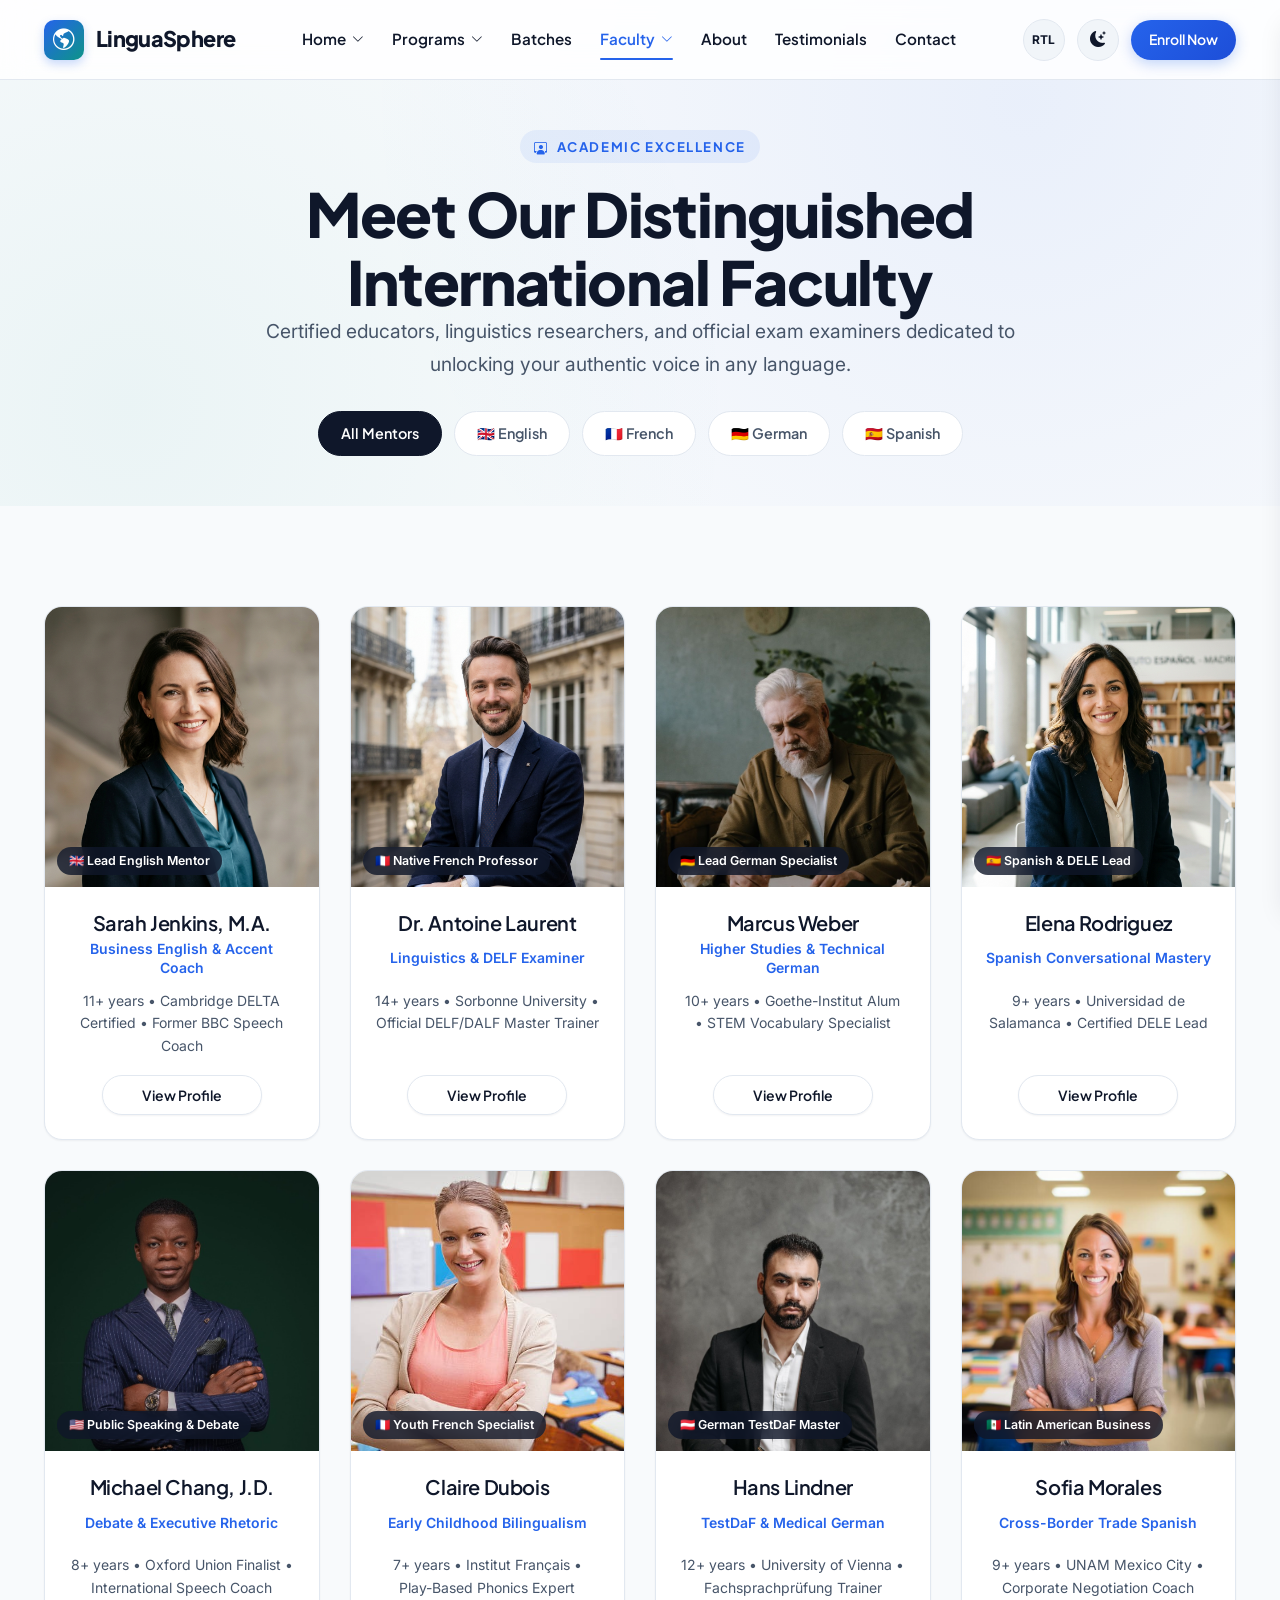
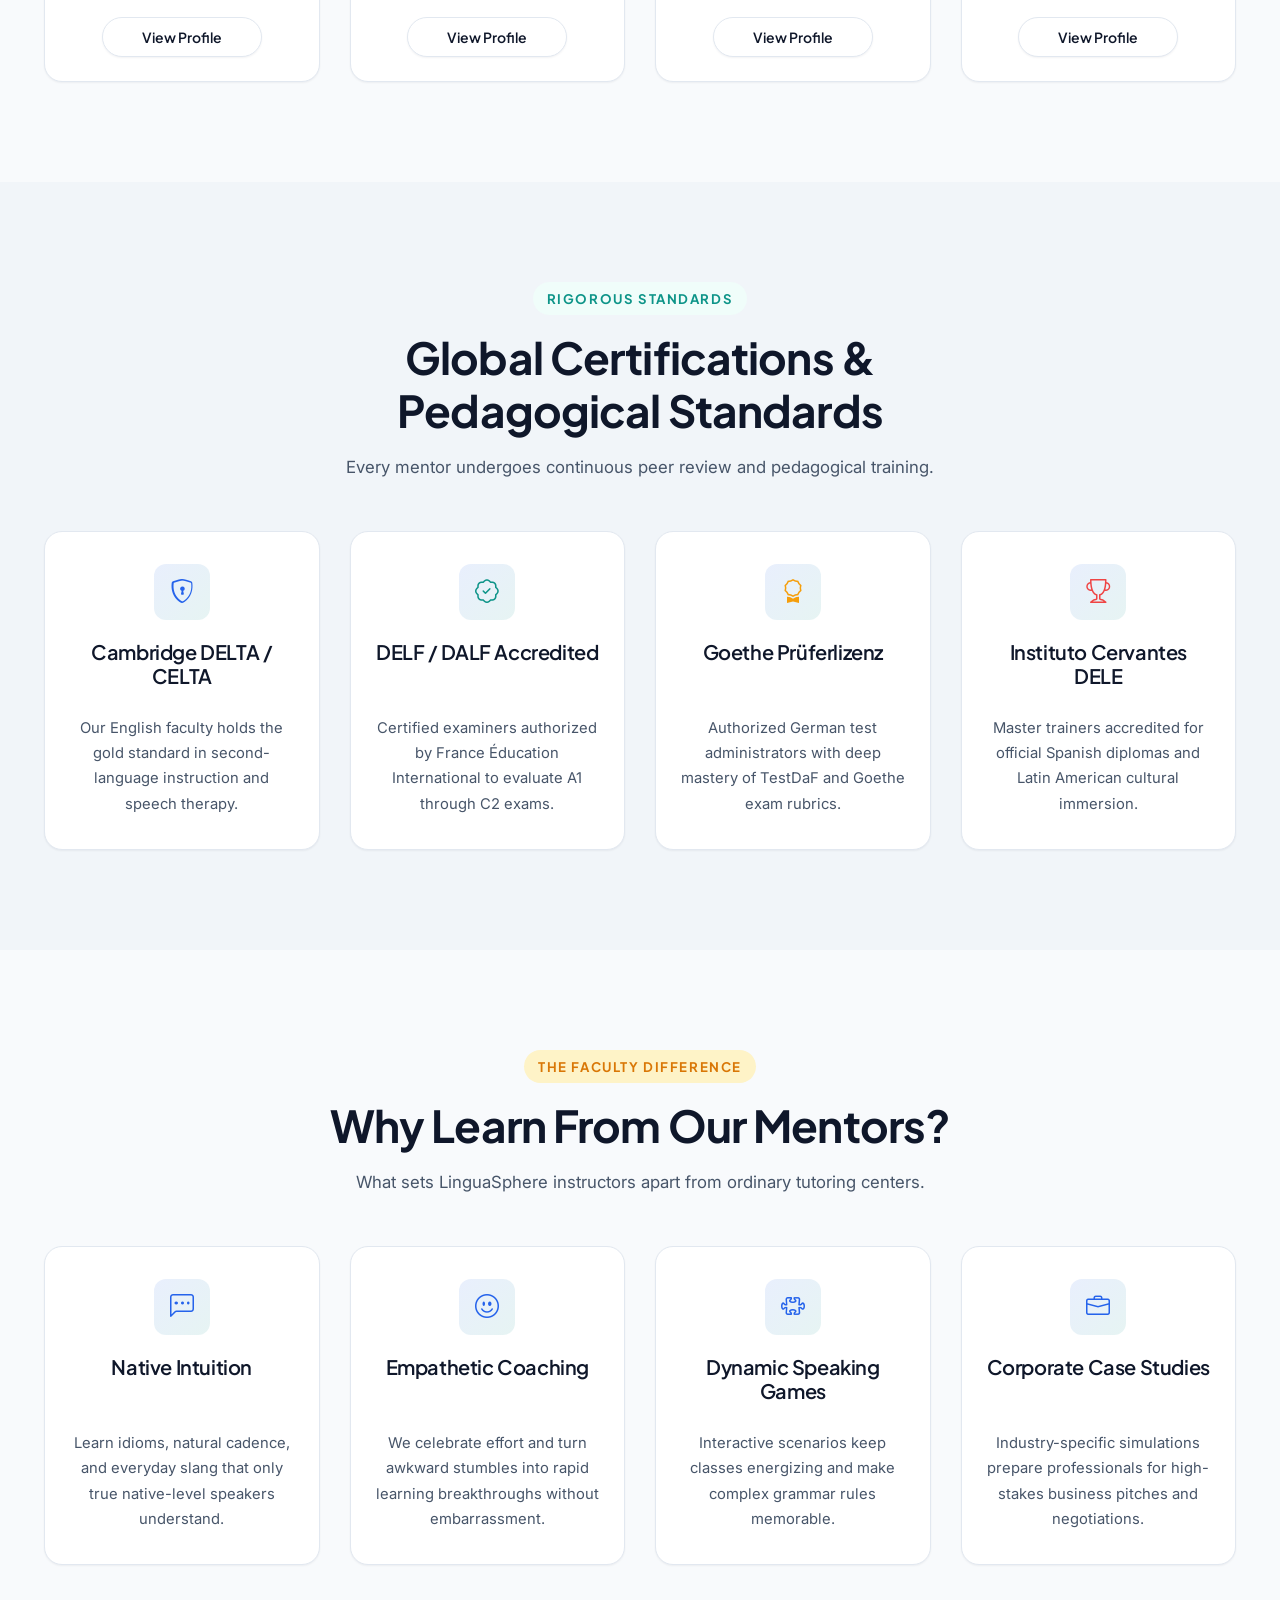
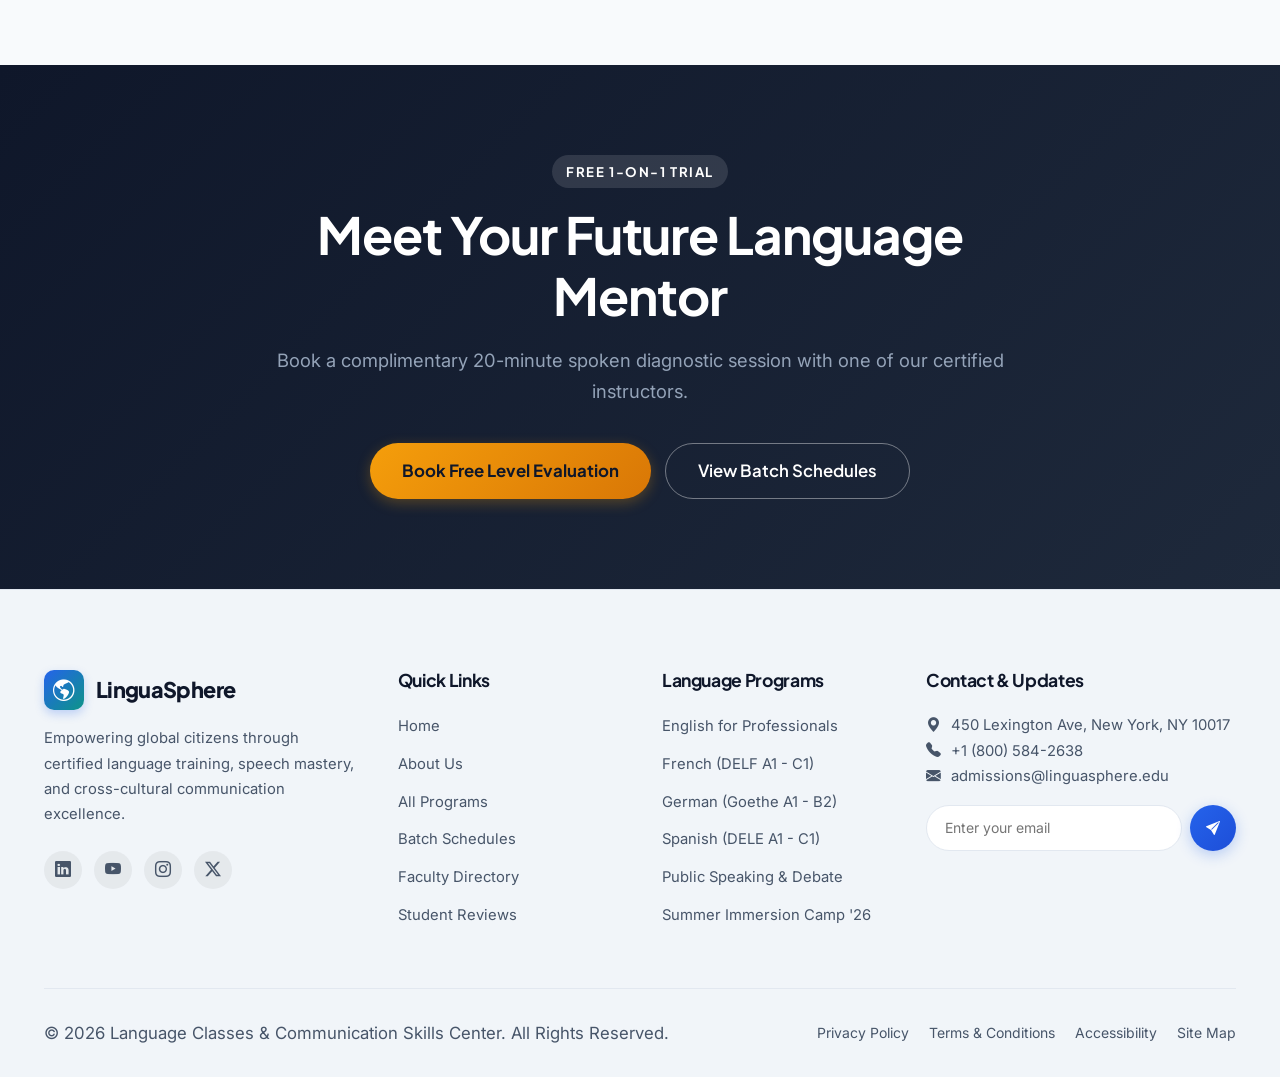
<file: faculty.html>
<!DOCTYPE html>
<html lang="en" data-theme="light" dir="ltr">
<head>
  <meta charset="UTF-8">
  <meta name="viewport" content="width=device-width, initial-scale=1.0">
  <title>Faculty Directory | LinguaSphere Academy - World-Class Language Mentors</title>
  <meta name="description" content="Meet our certified native and bilingual faculty specializing in English, French, German, and Spanish conversational pedagogy and exam preparation.">
  <meta name="keywords" content="Language Faculty, Certified Instructors, Native Language Teachers, DELF Examiners, Goethe Certified Faculty">
  
  <meta property="og:title" content="Faculty Directory | LinguaSphere Academy">
  <meta property="og:description" content="Certified native and bilingual language mentors dedicated to your speaking confidence.">
  <meta property="og:type" content="website">
  
  <link rel="preconnect" href="https://fonts.googleapis.com">
  <link rel="preconnect" href="https://fonts.gstatic.com" crossorigin>
  <link href="https://fonts.googleapis.com/css2?family=Inter:wght@300;400;500;600;700&family=Plus+Jakarta+Sans:wght@500;600;700;800&display=swap" rel="stylesheet">
  <link rel="stylesheet" href="https://cdn.jsdelivr.net/npm/bootstrap-icons@1.11.3/font/bootstrap-icons.min.css">
  
  <link rel="stylesheet" href="assets/css/style.css">
  <link rel="stylesheet" href="assets/css/dark-mode.css">
  <link rel="stylesheet" href="assets/css/rtl.css">
    <!-- Favicon -->
  <link rel="icon" type="image/x-icon" href="favicon.ico">
  <link rel="icon" type="image/svg+xml" href="assets/favicon.svg">
  <link rel="icon" type="image/png" sizes="32x32" href="assets/favicon-32x32.png">
  <link rel="icon" type="image/png" sizes="16x16" href="assets/favicon-16x16.png">
  <link rel="apple-touch-icon" sizes="180x180" href="assets/apple-touch-icon.png">
</head>
<body>

  <!-- Header -->
  <header class="site-header" id="site-header">
    <div class="container header-container">
      <a href="index.html" class="brand-logo" aria-label="LinguaSphere Academy Home">
        <div class="logo-icon"><i class="bi bi-globe-americas"></i></div>
        <span>LinguaSphere</span>
      </a>

      <nav class="nav-menu" aria-label="Primary Navigation">
        <div class="nav-item">
          <a href="index.html" class="nav-link">Home <i class="bi bi-chevron-down" style="font-size: 0.75rem;"></i></a>
          <div class="dropdown-menu">
            <a href="index.html" class="dropdown-link"><i class="bi bi-stars"></i> Home 1 (Cinematic)</a>
            <a href="home-2.html" class="dropdown-link"><i class="bi bi-journal-richtext"></i> Home 2 (Editorial)</a>
          </div>
        </div>
        <div class="nav-item">
          <a href="programs.html" class="nav-link">Programs <i class="bi bi-chevron-down" style="font-size: 0.75rem;"></i></a>
          <div class="dropdown-menu">
            <a href="programs.html" class="dropdown-link"><i class="bi bi-grid"></i> All Programs</a>
            <a href="program-details.html" class="dropdown-link"><i class="bi bi-card-checklist"></i> Program Details</a>
          </div>
        </div>
        <div class="nav-item"><a href="batches.html" class="nav-link">Batches</a></div>
        <div class="nav-item">
          <a href="faculty.html" class="nav-link active">Faculty <i class="bi bi-chevron-down" style="font-size: 0.75rem;"></i></a>
          <div class="dropdown-menu">
            <a href="faculty.html" class="dropdown-link active"><i class="bi bi-people"></i> Faculty Roster</a>
            <a href="faculty-details.html" class="dropdown-link"><i class="bi bi-person-badge"></i> Faculty Profile</a>
          </div>
        </div>
        <div class="nav-item"><a href="about.html" class="nav-link">About</a></div>
        <div class="nav-item"><a href="testimonials.html" class="nav-link">Testimonials</a></div>
        <div class="nav-item"><a href="contact.html" class="nav-link">Contact</a></div>
      </nav>

      <div class="header-actions">
        <button class="toggle-btn rtl-toggle" aria-label="Toggle RTL/LTR" title="Switch text direction"><span class="rtl-text" style="font-size: 0.75rem; font-weight: 700;">RTL</span></button>
        <button class="toggle-btn theme-toggle" aria-label="Toggle Dark/Light Mode" title="Toggle theme"><i class="bi bi-moon-stars-fill"></i></button>
        <a href="contact.html" class="btn btn-primary btn-sm d-none-mobile"><span>Enroll Now</span></a>
        <button class="hamburger-btn" aria-label="Open mobile navigation menu"><i class="bi bi-list"></i></button>
      </div>
    </div>
  </header>

  <!-- Mobile Drawer -->
  <div class="offcanvas-backdrop"></div>
  <aside class="offcanvas-drawer" aria-label="Mobile Navigation Drawer">
    <div class="offcanvas-header">
      <a href="index.html" class="brand-logo"><div class="logo-icon"><i class="bi bi-globe-americas"></i></div><span>LinguaSphere</span></a>
      <button class="offcanvas-close" aria-label="Close navigation"><i class="bi bi-x-lg"></i></button>
    </div>
    <div class="offcanvas-body">
      <nav class="offcanvas-nav">
        <a href="index.html" class="offcanvas-link">Home 1 (Cinematic) <i class="bi bi-chevron-right"></i></a>
        <a href="home-2.html" class="offcanvas-link">Home 2 (Editorial) <i class="bi bi-chevron-right"></i></a>
        <a href="programs.html" class="offcanvas-link">All Programs <i class="bi bi-chevron-right"></i></a>
        <a href="program-details.html" class="offcanvas-link">Program Details <i class="bi bi-chevron-right"></i></a>
        <a href="batches.html" class="offcanvas-link">Batches <i class="bi bi-chevron-right"></i></a>
        <a href="faculty.html" class="offcanvas-link active">Faculty Roster <i class="bi bi-chevron-right"></i></a>
        <a href="faculty-details.html" class="offcanvas-link">Faculty Profile <i class="bi bi-chevron-right"></i></a>
        <a href="about.html" class="offcanvas-link">About <i class="bi bi-chevron-right"></i></a>
        <a href="testimonials.html" class="offcanvas-link">Testimonials <i class="bi bi-chevron-right"></i></a>
        <a href="contact.html" class="offcanvas-link">Contact <i class="bi bi-chevron-right"></i></a>
      </nav>
    </div>
    <div class="offcanvas-footer">
      <div class="drawer-actions">
        <button class="toggle-btn rtl-toggle" aria-label="Toggle RTL/LTR" title="Switch text direction">
          <span class="rtl-text" style="font-size: 0.75rem; font-weight: 700;">RTL</span>
        </button>
        <button class="toggle-btn theme-toggle" aria-label="Toggle Dark/Light Mode" title="Toggle theme">
          <i class="bi bi-moon-stars-fill"></i>
        </button>
      </div>
      <a href="contact.html" class="btn btn-primary" style="width: 100%;">
        <span>Enroll Now</span>
      </a>
    </div>
  </aside>

  <main id="main-content">
    <!-- =========================================================================
         SECTION 1 — FACULTY HERO
         ========================================================================= -->
    <section class="hero-home-1" style="padding-bottom: 50px;">
      <div class="container">
        <div style="max-width: 800px; margin: 0 auto; text-align: center;">

          <span class="eyebrow"><i class="bi bi-person-workspace"></i> ACADEMIC EXCELLENCE</span>
          <h1>Meet Our Distinguished International Faculty</h1>
          <p class="text-lead">
            Certified educators, linguistics researchers, and official exam examiners dedicated to unlocking your authentic voice in any language.
          </p>

          <!-- Language Filter Tabs -->
          <div class="batch-filter-bar" style="margin-top: 30px; margin-bottom: 0;">
            <button class="batch-filter-btn active" data-filter="all">All Mentors</button>
            <button class="batch-filter-btn" data-filter="english">🇬🇧 English</button>
            <button class="batch-filter-btn" data-filter="french">🇫🇷 French</button>
            <button class="batch-filter-btn" data-filter="german">🇩🇪 German</button>
            <button class="batch-filter-btn" data-filter="spanish">🇪🇸 Spanish</button>
          </div>
        </div>
      </div>
    </section>

    <!-- =========================================================================
         SECTION 2 — FACULTY GRID
         ========================================================================= -->
    <section class="section">
      <div class="container">
        <div class="grid grid-4">
          <!-- Mentor 1: Sarah (English) -->
          <div class="faculty-card" data-category="english">
            <div class="faculty-image-box">
              <img src="assets/images/faculty/faculty-sarah.jpg" alt="Sarah Jenkins" loading="lazy">
              <span class="faculty-badge-overlay">🇬🇧 Lead English Mentor</span>
            </div>
            <div class="faculty-card-body">
                <h3 class="faculty-name">Sarah Jenkins, M.A.</h3>
                <span class="faculty-role">Business English & Accent Coach</span>
                <span class="faculty-quals">11+ years • Cambridge DELTA Certified • Former BBC Speech Coach</span>
                <a href="faculty-details.html" class="btn btn-secondary btn-sm">View Profile</a>
            </div>
          </div>

          <!-- Mentor 2: Antoine (French) -->
          <div class="faculty-card" data-category="french">
            <div class="faculty-image-box">
              <img src="assets/images/faculty/faculty-antoine.jpg" alt="Dr. Antoine Laurent" loading="lazy">
              <span class="faculty-badge-overlay">🇫🇷 Native French Professor</span>
            </div>
            <div class="faculty-card-body">
                <h3 class="faculty-name">Dr. Antoine Laurent</h3>
                <span class="faculty-role">Linguistics & DELF Examiner</span>
                <span class="faculty-quals">14+ years • Sorbonne University • Official DELF/DALF Master Trainer</span>
                <a href="faculty-details.html" class="btn btn-secondary btn-sm">View Profile</a>
            </div>
          </div>

          <!-- Mentor 3: Marcus (German) -->
          <div class="faculty-card" data-category="german">
            <div class="faculty-image-box">
              <img src="assets/images/faculty/faculty-marcus.jpg" alt="Marcus Weber" loading="lazy" style="object-position: center 35%;">
              <span class="faculty-badge-overlay">🇩🇪 Lead German Specialist</span>
            </div>
            <div class="faculty-card-body">
                <h3 class="faculty-name">Marcus Weber</h3>
                <span class="faculty-role">Higher Studies & Technical German</span>
                <span class="faculty-quals">10+ years • Goethe-Institut Alum • STEM Vocabulary Specialist</span>
                <a href="faculty-details.html" class="btn btn-secondary btn-sm">View Profile</a>
            </div>
          </div>

          <!-- Mentor 4: Elena (Spanish) -->
          <div class="faculty-card" data-category="spanish">
            <div class="faculty-image-box">
              <img src="assets/images/faculty/faculty-elena.jpg" alt="Elena Rodriguez" loading="lazy">
              <span class="faculty-badge-overlay">🇪🇸 Spanish & DELE Lead</span>
            </div>
            <div class="faculty-card-body">
                <h3 class="faculty-name">Elena Rodriguez</h3>
                <span class="faculty-role">Spanish Conversational Mastery</span>
                <span class="faculty-quals">9+ years • Universidad de Salamanca • Certified DELE Lead</span>
                <a href="faculty-details.html" class="btn btn-secondary btn-sm">View Profile</a>
            </div>
          </div>

          <!-- Mentor 5: Michael (English & Debate) -->
          <div class="faculty-card" data-category="english">
            <div class="faculty-image-box">
              <img src="assets/images/faculty/faculty-michael.jpg" alt="Michael Chang" loading="lazy" style="object-position: top;">
              <span class="faculty-badge-overlay">🇺🇸 Public Speaking & Debate</span>
            </div>
            <div class="faculty-card-body">
                <h3 class="faculty-name">Michael Chang, J.D.</h3>
                <span class="faculty-role">Debate & Executive Rhetoric</span>
                <span class="faculty-quals">8+ years • Oxford Union Finalist • International Speech Coach</span>
                <a href="faculty-details.html" class="btn btn-secondary btn-sm">View Profile</a>
            </div>
          </div>

          <!-- Mentor 6: Claire (French for Kids) -->
          <div class="faculty-card" data-category="french">
            <div class="faculty-image-box">
              <img src="assets/images/faculty/faculty-claire.jpg" alt="Claire Dubois" loading="lazy">
              <span class="faculty-badge-overlay">🇫🇷 Youth French Specialist</span>
            </div>
            <div class="faculty-card-body">
                <h3 class="faculty-name">Claire Dubois</h3>
                <span class="faculty-role">Early Childhood Bilingualism</span>
                <span class="faculty-quals">7+ years • Institut Français • Play-Based Phonics Expert</span>
                <a href="faculty-details.html" class="btn btn-secondary btn-sm">View Profile</a>
            </div>
          </div>

          <!-- Mentor 7: Hans (German Exam Prep) -->
          <div class="faculty-card" data-category="german">
            <div class="faculty-image-box">
              <img src="assets/images/faculty/faculty-hans.jpg" alt="Hans Lindner" loading="lazy" style="object-position: top;">
              <span class="faculty-badge-overlay">🇦🇹 German TestDaF Master</span>
            </div>
            <div class="faculty-card-body">
                <h3 class="faculty-name">Hans Lindner</h3>
                <span class="faculty-role">TestDaF & Medical German</span>
                <span class="faculty-quals">12+ years • University of Vienna • Fachsprachprüfung Trainer</span>
                <a href="faculty-details.html" class="btn btn-secondary btn-sm">View Profile</a>
            </div>
          </div>

          <!-- Mentor 8: Sofia (Spanish for Business) -->
          <div class="faculty-card" data-category="spanish">
            <div class="faculty-image-box">
              <img src="assets/images/faculty/faculty-sofia.jpg" alt="Sofia Morales" loading="lazy">
              <span class="faculty-badge-overlay">🇲🇽 Latin American Business</span>
            </div>
            <div class="faculty-card-body">
                <h3 class="faculty-name">Sofia Morales</h3>
                <span class="faculty-role">Cross-Border Trade Spanish</span>
                <span class="faculty-quals">9+ years • UNAM Mexico City • Corporate Negotiation Coach</span>
                <a href="faculty-details.html" class="btn btn-secondary btn-sm">View Profile</a>
            </div>
          </div>
        </div>
      </div>
    </section>

    <!-- =========================================================================
         SECTION 3 — TEACHING EXPERTISE & ACCREDITATIONS
         ========================================================================= -->
    <section class="section section-subtle">
      <div class="container">
        <div class="section-header">
          <span class="eyebrow eyebrow-secondary">RIGOROUS STANDARDS</span>
          <h2>Global Certifications & Pedagogical Standards</h2>
          <p>Every mentor undergoes continuous peer review and pedagogical training.</p>
        </div>

        <div class="grid grid-4">
          <div class="benefit-card" style="background: var(--bg-surface);">
            <div class="benefit-icon-box" style="color: #2563eb;"><i class="bi bi-shield-lock"></i></div>
            <h3>Cambridge DELTA / CELTA</h3>
              <p>Our English faculty holds the gold standard in second-language instruction and speech therapy.</p>
          </div>

          <div class="benefit-card" style="background: var(--bg-surface);">
            <div class="benefit-icon-box" style="color: #0d9488;"><i class="bi bi-patch-check"></i></div>
            <h3>DELF / DALF Accredited</h3>
              <p>Certified examiners authorized by France Éducation International to evaluate A1 through C2 exams.</p>
          </div>

          <div class="benefit-card" style="background: var(--bg-surface);">
            <div class="benefit-icon-box" style="color: #f59e0b;"><i class="bi bi-award"></i></div>
            <h3>Goethe Prüferlizenz</h3>
              <p>Authorized German test administrators with deep mastery of TestDaF and Goethe exam rubrics.</p>
          </div>

          <div class="benefit-card" style="background: var(--bg-surface);">
            <div class="benefit-icon-box" style="color: #ef4444;"><i class="bi bi-trophy"></i></div>
            <h3>Instituto Cervantes DELE</h3>
              <p>Master trainers accredited for official Spanish diplomas and Latin American cultural immersion.</p>
          </div>
        </div>
      </div>
    </section>

    <!-- =========================================================================
         SECTION 4 — WHY LEARN FROM OUR FACULTY
         ========================================================================= -->
    <section class="section">
      <div class="container">
        <div class="section-header">
          <span class="eyebrow eyebrow-accent">THE FACULTY DIFFERENCE</span>
          <h2>Why Learn From Our Mentors?</h2>
          <p>What sets LinguaSphere instructors apart from ordinary tutoring centers.</p>
        </div>

        <div class="grid grid-4">
          <div class="benefit-card">
            <div class="benefit-icon-box"><i class="bi bi-chat-left-dots"></i></div>
            <h3>Native Intuition</h3>
              <p>Learn idioms, natural cadence, and everyday slang that only true native-level speakers understand.</p>
          </div>

          <div class="benefit-card">
            <div class="benefit-icon-box"><i class="bi bi-emoji-smile"></i></div>
            <h3>Empathetic Coaching</h3>
              <p>We celebrate effort and turn awkward stumbles into rapid learning breakthroughs without embarrassment.</p>
          </div>

          <div class="benefit-card">
            <div class="benefit-icon-box"><i class="bi bi-puzzle"></i></div>
            <h3>Dynamic Speaking Games</h3>
              <p>Interactive scenarios keep classes energizing and make complex grammar rules memorable.</p>
          </div>

          <div class="benefit-card">
            <div class="benefit-icon-box"><i class="bi bi-briefcase"></i></div>
            <h3>Corporate Case Studies</h3>
              <p>Industry-specific simulations prepare professionals for high-stakes business pitches and negotiations.</p>
          </div>
        </div>
      </div>
    </section>

    <!-- =========================================================================
         SECTION 5 — CTA (Meet Your Future Mentor)
         ========================================================================= -->
    <section class="enrollment-cta-section">
      <div class="container">
        <div class="cta-content-box">
          <span class="eyebrow" style="background: rgba(255,255,255,0.12); color: #ffffff;">FREE 1-ON-1 TRIAL</span>
          <h2>Meet Your Future Language Mentor</h2>
          <p>Book a complimentary 20-minute spoken diagnostic session with one of our certified instructors.</p>
          <div class="btn-group" style="justify-content: center;">
            <a href="contact.html" class="btn btn-accent btn-lg"><span>Book Free Level Evaluation</span></a>
            <a href="batches.html" class="btn btn-outline-white btn-lg"><span>View Batch Schedules</span></a>
          </div>
        </div>
      </div>
    </section>
  </main>

  <!-- Footer -->
  <footer class="site-footer">
    <div class="container">
      <div class="footer-grid">
        <div class="footer-brand">
          <a href="index.html" class="brand-logo"><div class="logo-icon"><i class="bi bi-globe-americas"></i></div><span>LinguaSphere</span></a>
          <p class="footer-desc">Empowering global citizens through certified language training, speech mastery, and cross-cultural communication excellence.</p>
          <div class="footer-socials">
            <a href="#" class="social-icon" aria-label="LinkedIn"><i class="bi bi-linkedin"></i></a>
            <a href="#" class="social-icon" aria-label="YouTube"><i class="bi bi-youtube"></i></a>
            <a href="#" class="social-icon" aria-label="Instagram"><i class="bi bi-instagram"></i></a>
            <a href="#" class="social-icon" aria-label="Twitter"><i class="bi bi-twitter-x"></i></a>
          </div>
        </div>
        <div>
          <h4 class="footer-title">Quick Links</h4>
          <ul class="footer-links">
            <li><a href="index.html" class="footer-link">Home</a></li>
            <li><a href="about.html" class="footer-link">About Us</a></li>
            <li><a href="programs.html" class="footer-link">All Programs</a></li>
            <li><a href="batches.html" class="footer-link">Batch Schedules</a></li>
            <li><a href="faculty.html" class="footer-link">Faculty Directory</a></li>
            <li><a href="testimonials.html" class="footer-link">Student Reviews</a></li>
          </ul>
        </div>
        <div>
          <h4 class="footer-title">Language Programs</h4>
          <ul class="footer-links">
            <li><a href="program-details.html" class="footer-link">English for Professionals</a></li>
            <li><a href="program-details.html" class="footer-link">French (DELF A1 - C1)</a></li>
            <li><a href="program-details.html" class="footer-link">German (Goethe A1 - B2)</a></li>
            <li><a href="program-details.html" class="footer-link">Spanish (DELE A1 - C1)</a></li>
            <li><a href="program-details.html" class="footer-link">Public Speaking & Debate</a></li>
            <li><a href="coming-soon.html" class="footer-link">Summer Immersion Camp '26</a></li>
          </ul>
        </div>
        <div>
          <h4 class="footer-title">Contact & Updates</h4>
          <p class="footer-desc" style="margin-bottom: 12px;">
            <i class="bi bi-geo-alt-fill text-primary" style="margin-right: 6px;"></i> 450 Lexington Ave, New York, NY 10017<br>
            <i class="bi bi-telephone-fill text-primary" style="margin-right: 6px;"></i> +1 (800) 584-2638<br>
            <i class="bi bi-envelope-fill text-primary" style="margin-right: 6px;"></i> admissions@linguasphere.edu
          </p>
          <form class="footer-newsletter-form needs-validation" novalidate>
            <input type="email" class="footer-newsletter-input" placeholder="Enter your email" required aria-label="Newsletter email subscription">
            <button type="submit" class="btn btn-primary btn-sm" style="padding: 0 16px;"><i class="bi bi-send-fill"></i></button>
          </form>
        </div>
      </div>
      <div class="footer-bottom">
        <p>© 2026 Language Classes & Communication Skills Center. All Rights Reserved.</p>
        <div class="footer-legal-links">
          <a href="contact.html">Privacy Policy</a>
          <a href="contact.html">Terms & Conditions</a>
          <a href="contact.html">Accessibility</a>
          <a href="404.html">Site Map</a>
        </div>
      </div>
    </div>
  </footer>

  <button class="back-to-top" aria-label="Scroll back to top"><i class="bi bi-arrow-up"></i></button>
  <script src="assets/js/main.js"></script>
</body>
</html>
</file>
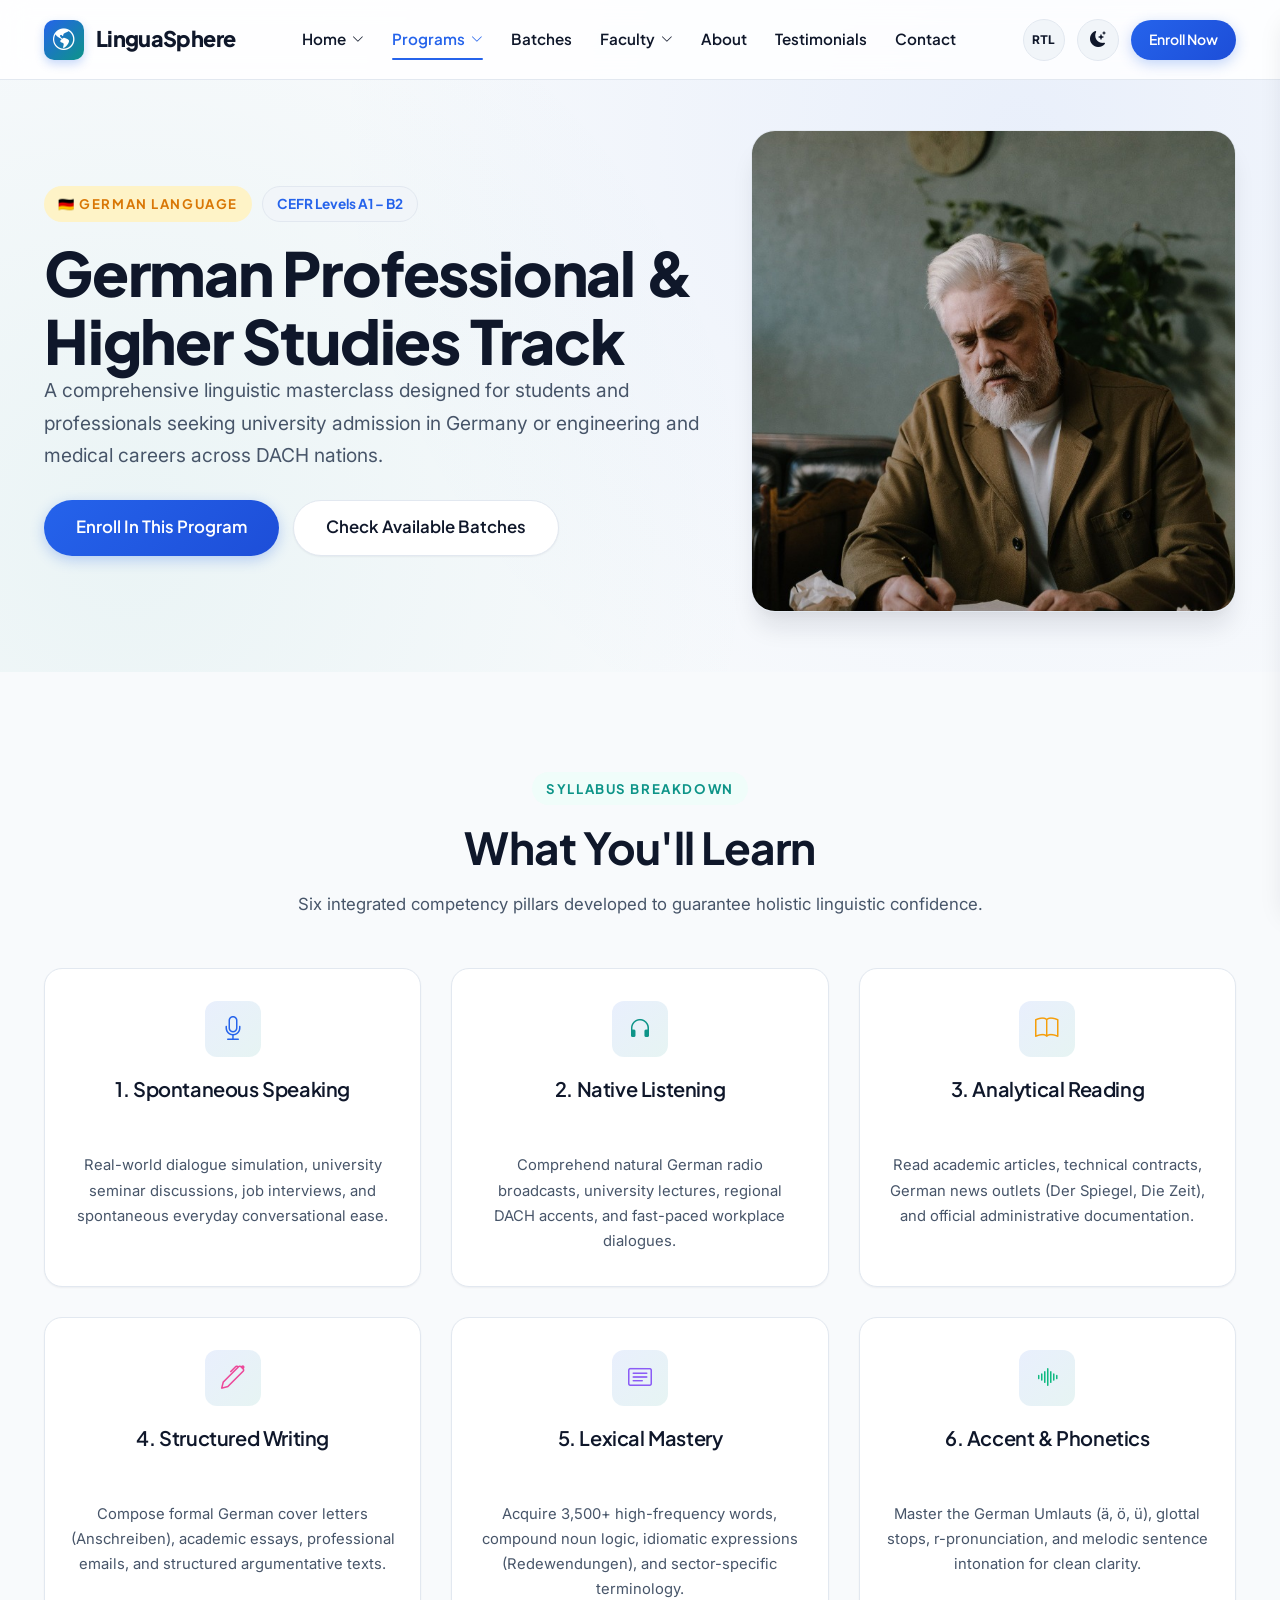
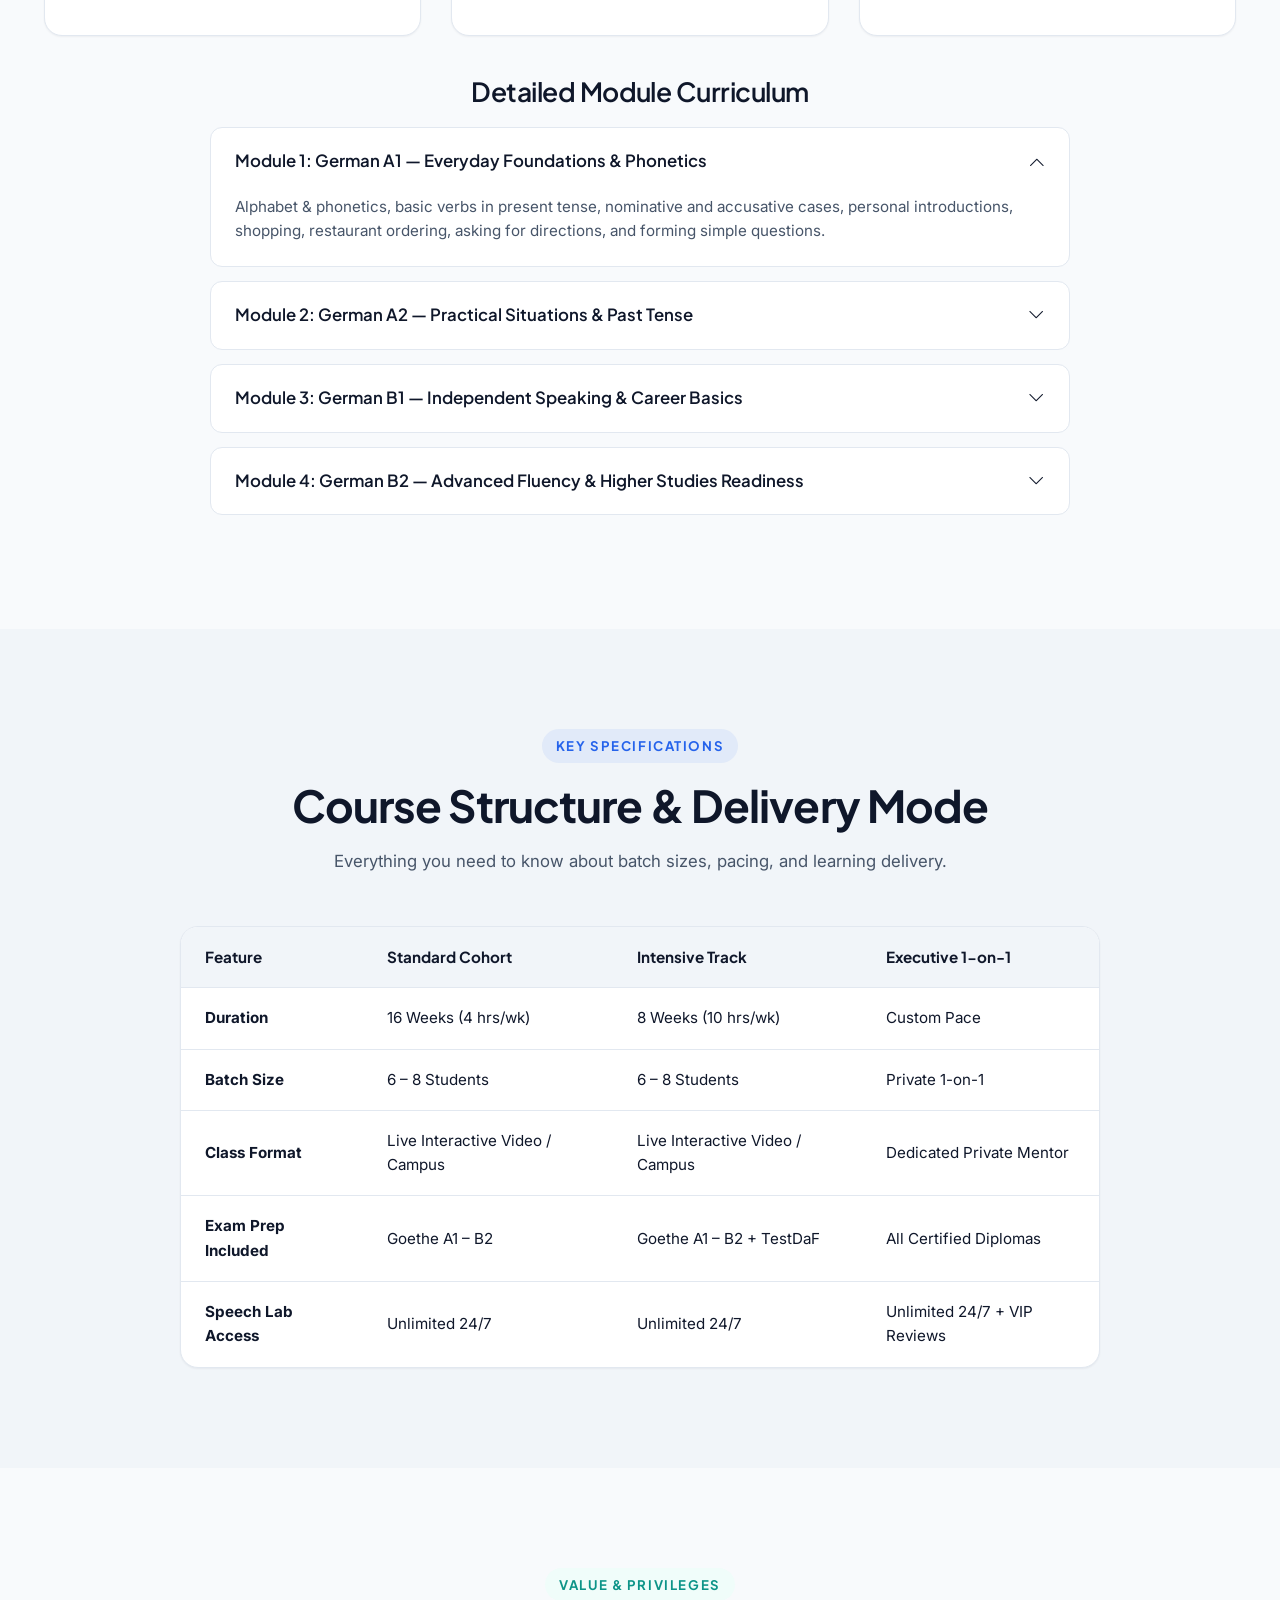
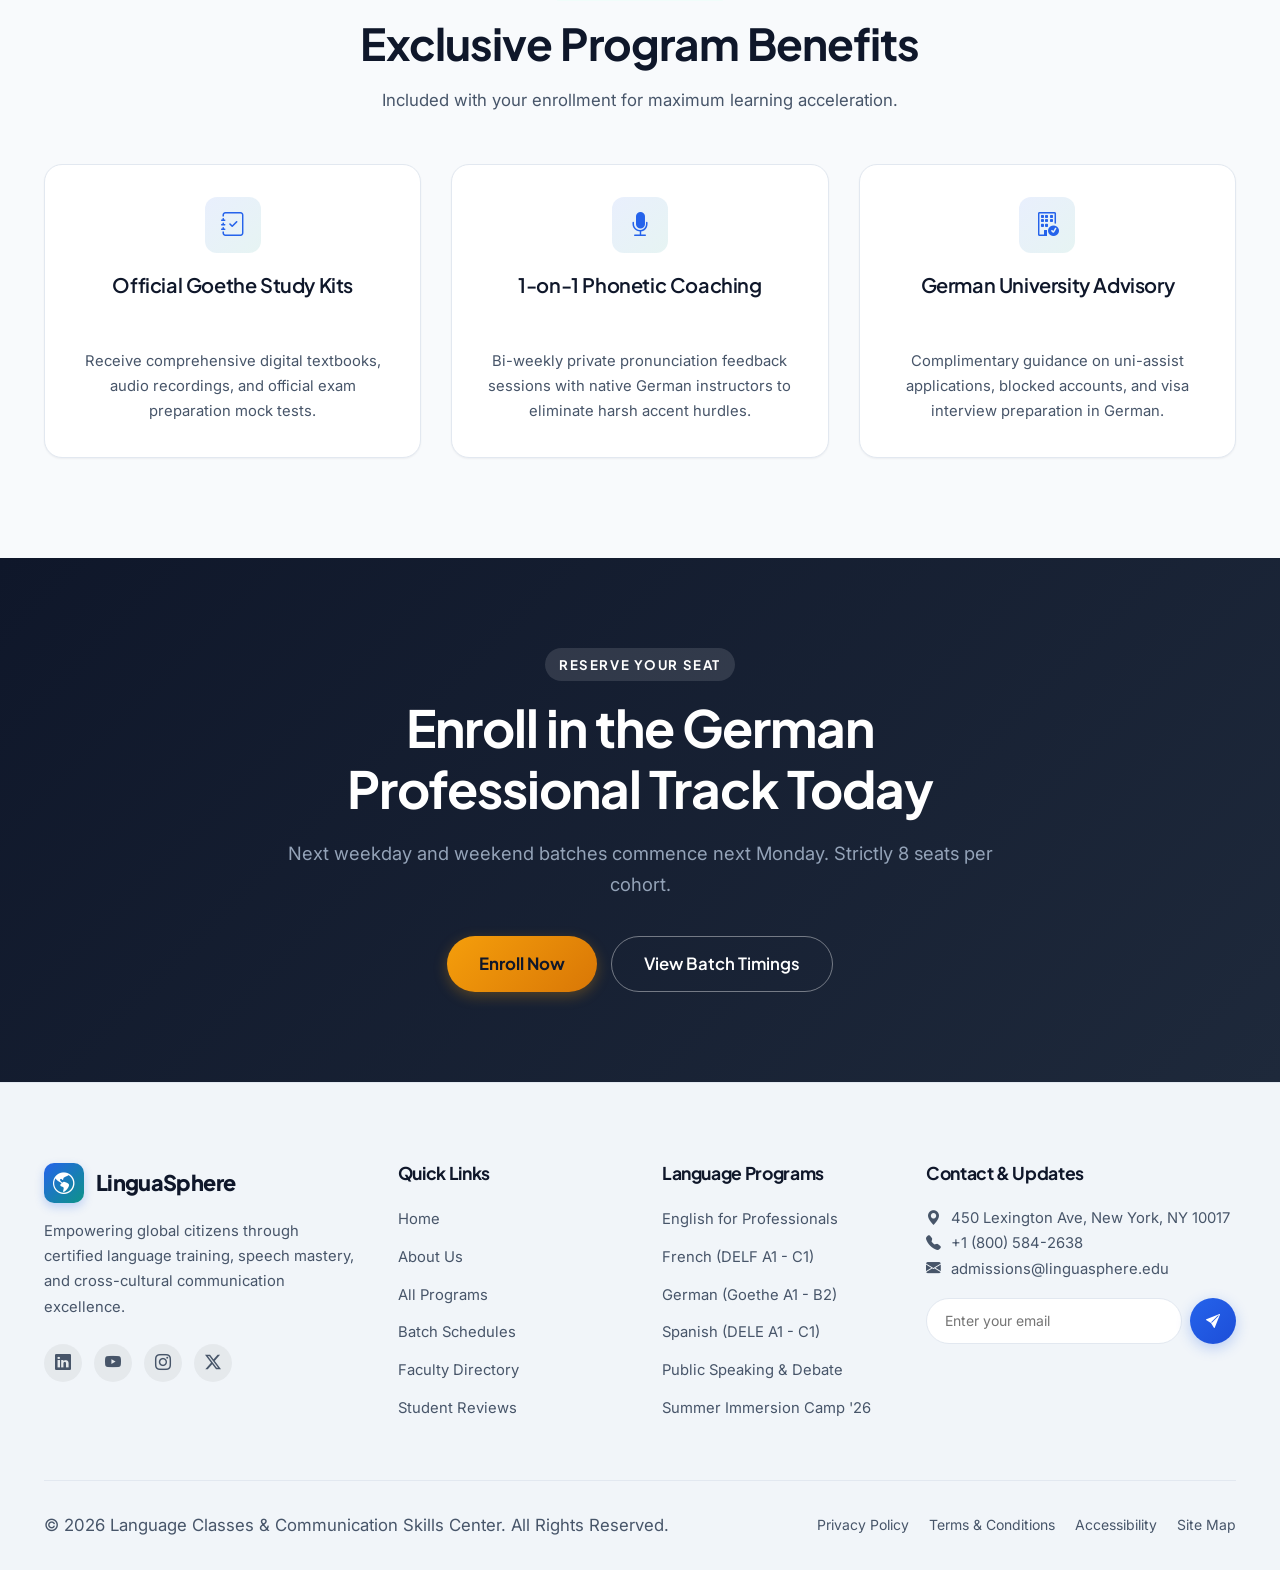
<file: program-details.html>
<!DOCTYPE html>
<html lang="en" data-theme="light" dir="ltr">
<head>
  <meta charset="UTF-8">
  <meta name="viewport" content="width=device-width, initial-scale=1.0">
  <title>German Professional & Higher Studies Track | LinguaSphere Academy</title>
  <meta name="description" content="Master German from A1 to B2/C1 for higher studies in Germany and international careers. Includes Goethe-Zertifikat prep and live conversational workshops.">
  <meta name="keywords" content="German Language Course, Goethe Zertifikat, Study in Germany, German A1 A2 B1 B2">
  
  <meta property="og:title" content="German Professional & Higher Studies Track | LinguaSphere Academy">
  <meta property="og:description" content="Certified German language track mapped to Goethe-Zertifikat and CEFR standards.">
  <meta property="og:type" content="website">
  
  <link rel="preconnect" href="https://fonts.googleapis.com">
  <link rel="preconnect" href="https://fonts.gstatic.com" crossorigin>
  <link href="https://fonts.googleapis.com/css2?family=Inter:wght@300;400;500;600;700&family=Plus+Jakarta+Sans:wght@500;600;700;800&display=swap" rel="stylesheet">
  <link rel="stylesheet" href="https://cdn.jsdelivr.net/npm/bootstrap-icons@1.11.3/font/bootstrap-icons.min.css">
  
  <link rel="stylesheet" href="assets/css/style.css">
  <link rel="stylesheet" href="assets/css/dark-mode.css">
  <link rel="stylesheet" href="assets/css/rtl.css">
    <!-- Favicon -->
  <link rel="icon" type="image/x-icon" href="favicon.ico">
  <link rel="icon" type="image/svg+xml" href="assets/favicon.svg">
  <link rel="icon" type="image/png" sizes="32x32" href="assets/favicon-32x32.png">
  <link rel="icon" type="image/png" sizes="16x16" href="assets/favicon-16x16.png">
  <link rel="apple-touch-icon" sizes="180x180" href="assets/apple-touch-icon.png">
</head>
<body>

  <!-- Header -->
  <header class="site-header" id="site-header">
    <div class="container header-container">
      <a href="index.html" class="brand-logo" aria-label="LinguaSphere Academy Home">
        <div class="logo-icon"><i class="bi bi-globe-americas"></i></div>
        <span>LinguaSphere</span>
      </a>

      <nav class="nav-menu" aria-label="Primary Navigation">
        <div class="nav-item">
          <a href="index.html" class="nav-link">Home <i class="bi bi-chevron-down" style="font-size: 0.75rem;"></i></a>
          <div class="dropdown-menu">
            <a href="index.html" class="dropdown-link"><i class="bi bi-stars"></i> Home 1 (Cinematic)</a>
            <a href="home-2.html" class="dropdown-link"><i class="bi bi-journal-richtext"></i> Home 2 (Editorial)</a>
          </div>
        </div>
        <div class="nav-item">
          <a href="programs.html" class="nav-link active">Programs <i class="bi bi-chevron-down" style="font-size: 0.75rem;"></i></a>
          <div class="dropdown-menu">
            <a href="programs.html" class="dropdown-link"><i class="bi bi-grid"></i> All Programs</a>
            <a href="program-details.html" class="dropdown-link active"><i class="bi bi-card-checklist"></i> Program Details</a>
          </div>
        </div>
        <div class="nav-item"><a href="batches.html" class="nav-link">Batches</a></div>
        <div class="nav-item">
          <a href="faculty.html" class="nav-link">Faculty <i class="bi bi-chevron-down" style="font-size: 0.75rem;"></i></a>
          <div class="dropdown-menu">
            <a href="faculty.html" class="dropdown-link"><i class="bi bi-people"></i> Faculty Roster</a>
            <a href="faculty-details.html" class="dropdown-link"><i class="bi bi-person-badge"></i> Faculty Profile</a>
          </div>
        </div>
        <div class="nav-item"><a href="about.html" class="nav-link">About</a></div>
        <div class="nav-item"><a href="testimonials.html" class="nav-link">Testimonials</a></div>
        <div class="nav-item"><a href="contact.html" class="nav-link">Contact</a></div>
      </nav>

      <div class="header-actions">
        <button class="toggle-btn rtl-toggle" aria-label="Toggle RTL/LTR" title="Switch text direction"><span class="rtl-text" style="font-size: 0.75rem; font-weight: 700;">RTL</span></button>
        <button class="toggle-btn theme-toggle" aria-label="Toggle Dark/Light Mode" title="Toggle theme"><i class="bi bi-moon-stars-fill"></i></button>
        <a href="contact.html" class="btn btn-primary btn-sm d-none-mobile"><span>Enroll Now</span></a>
        <button class="hamburger-btn" aria-label="Open mobile navigation menu"><i class="bi bi-list"></i></button>
      </div>
    </div>
  </header>

  <!-- Mobile Drawer -->
  <div class="offcanvas-backdrop"></div>
  <aside class="offcanvas-drawer" aria-label="Mobile Navigation Drawer">
    <div class="offcanvas-header">
      <a href="index.html" class="brand-logo"><div class="logo-icon"><i class="bi bi-globe-americas"></i></div><span>LinguaSphere</span></a>
      <button class="offcanvas-close" aria-label="Close navigation"><i class="bi bi-x-lg"></i></button>
    </div>
    <div class="offcanvas-body">
      <nav class="offcanvas-nav">
        <a href="index.html" class="offcanvas-link">Home 1 (Cinematic) <i class="bi bi-chevron-right"></i></a>
        <a href="home-2.html" class="offcanvas-link">Home 2 (Editorial) <i class="bi bi-chevron-right"></i></a>
        <a href="programs.html" class="offcanvas-link">Programs Catalog <i class="bi bi-chevron-right"></i></a>
        <a href="program-details.html" class="offcanvas-link active">Program Details <i class="bi bi-chevron-right"></i></a>
        <a href="batches.html" class="offcanvas-link">Batch Schedules <i class="bi bi-chevron-right"></i></a>
        <a href="faculty.html" class="offcanvas-link">Faculty Team <i class="bi bi-chevron-right"></i></a>
        <a href="faculty-details.html" class="offcanvas-link">Faculty Profile <i class="bi bi-chevron-right"></i></a>
        <a href="about.html" class="offcanvas-link">About Institute <i class="bi bi-chevron-right"></i></a>
        <a href="testimonials.html" class="offcanvas-link">Testimonials <i class="bi bi-chevron-right"></i></a>
        <a href="contact.html" class="offcanvas-link">Contact & Location <i class="bi bi-chevron-right"></i></a>
      </nav>
    </div>
    <div class="offcanvas-footer">
      <a href="contact.html" class="btn btn-primary" style="width: 100%;"><span>Enroll Now</span></a>
    </div>
  </aside>

  <main id="main-content">
    <!-- =========================================================================
         SECTION 1 — PROGRAM HERO
         ========================================================================= -->
    <section class="hero-home-1" style="padding-bottom: 60px;">
      <div class="container">
        <div class="hero-grid">
          <div class="program-hero-content">
            <div class="program-badges-row" style="display: flex; gap: 10px; margin-bottom: 16px;">
              <span class="eyebrow eyebrow-accent" style="margin-bottom: 0;">🇩🇪 GERMAN LANGUAGE</span>
              <span class="cefr-badge" style="font-size: 0.85rem; padding: 6px 14px;">CEFR Levels A1 – B2</span>
            </div>
            <h1>German Professional & Higher Studies Track</h1>
            <p class="text-lead">
              A comprehensive linguistic masterclass designed for students and professionals seeking university admission in Germany or engineering and medical careers across DACH nations.
            </p>
            <div class="btn-group">
              <a href="contact.html" class="btn btn-primary btn-lg">
                <span>Enroll In This Program</span></a>
              <a href="batches.html" class="btn btn-secondary btn-lg">
                <span>Check Available Batches</span>
              </a>
            </div>
          </div>
          <div class="hero-visual-wrapper">
            <div class="hero-main-image-card">
              <img src="assets/images/faculty/faculty-marcus.jpg" alt="German language mentor leading cohort" loading="eager" width="800" height="480" style="object-position: center 35%;">
            </div>
          </div>
        </div>
      </div>
    </section>

    <!-- =========================================================================
         SECTION 2 — WHAT YOU'LL LEARN (6 Core Linguistic Pillars)
         ========================================================================= -->
    <section class="section">
      <div class="container">
        <div class="section-header">
          <span class="eyebrow eyebrow-secondary">SYLLABUS BREAKDOWN</span>
          <h2>What You'll Learn</h2>
          <p>Six integrated competency pillars developed to guarantee holistic linguistic confidence.</p>
        </div>

        <div class="grid grid-3" style="margin-bottom: 40px;">
          <!-- Speaking -->
          <div class="benefit-card">
            <div class="benefit-icon-box" style="color: #2563eb;"><i class="bi bi-mic"></i></div>
            <h3>1. Spontaneous Speaking</h3>
              <p>Real-world dialogue simulation, university seminar discussions, job interviews, and spontaneous everyday conversational ease.</p>
          </div>

          <!-- Listening -->
          <div class="benefit-card">
            <div class="benefit-icon-box" style="color: #0d9488;"><i class="bi bi-headphones"></i></div>
            <h3>2. Native Listening</h3>
              <p>Comprehend natural German radio broadcasts, university lectures, regional DACH accents, and fast-paced workplace dialogues.</p>
          </div>

          <!-- Reading -->
          <div class="benefit-card">
            <div class="benefit-icon-box" style="color: #f59e0b;"><i class="bi bi-book"></i></div>
            <h3>3. Analytical Reading</h3>
              <p>Read academic articles, technical contracts, German news outlets (Der Spiegel, Die Zeit), and official administrative documentation.</p>
          </div>

          <!-- Writing -->
          <div class="benefit-card">
            <div class="benefit-icon-box" style="color: #ec4899;"><i class="bi bi-pen"></i></div>
            <h3>4. Structured Writing</h3>
              <p>Compose formal German cover letters (Anschreiben), academic essays, professional emails, and structured argumentative texts.</p>
          </div>

          <!-- Vocabulary -->
          <div class="benefit-card">
            <div class="benefit-icon-box" style="color: #8b5cf6;"><i class="bi bi-card-text"></i></div>
            <h3>5. Lexical Mastery</h3>
              <p>Acquire 3,500+ high-frequency words, compound noun logic, idiomatic expressions (Redewendungen), and sector-specific terminology.</p>
          </div>

          <!-- Pronunciation -->
          <div class="benefit-card">
            <div class="benefit-icon-box" style="color: #10b981;"><i class="bi bi-soundwave"></i></div>
            <h3>6. Accent & Phonetics</h3>
              <p>Master the German Umlauts (ä, ö, ü), glottal stops, r-pronunciation, and melodic sentence intonation for clean clarity.</p>
          </div>
        </div>

        <!-- Interactive Curriculum Accordion -->
        <div style="max-width: 860px; margin: 0 auto;">
          <h3 style="margin-bottom: 20px; text-align: center;">Detailed Module Curriculum</h3>
          
          <div class="accordion-item active">
            <button class="accordion-header">
              <span>Module 1: German A1 — Everyday Foundations & Phonetics</span>
              <i class="bi bi-chevron-down accordion-icon"></i>
            </button>
            <div class="accordion-body">
              Alphabet & phonetics, basic verbs in present tense, nominative and accusative cases, personal introductions, shopping, restaurant ordering, asking for directions, and forming simple questions.
            </div>
          </div>

          <div class="accordion-item">
            <button class="accordion-header">
              <span>Module 2: German A2 — Practical Situations & Past Tense</span>
              <i class="bi bi-chevron-down accordion-icon"></i>
            </button>
            <div class="accordion-body">
              Modal verbs, dative case, prepositions with dative/accusative, talking about past events (Perfekt & Präteritum), making appointments, housing & rental contracts, and expressing preferences.
            </div>
          </div>

          <div class="accordion-item">
            <button class="accordion-header">
              <span>Module 3: German B1 — Independent Speaking & Career Basics</span>
              <i class="bi bi-chevron-down accordion-icon"></i>
            </button>
            <div class="accordion-body">
              Genitive case, subclauses (weil, dass, obwohl, wenn), passive voice, conditional (Konjunktiv II), delivering presentations, writing professional emails, and comprehensive Goethe B1 exam simulation.
            </div>
          </div>

          <div class="accordion-item">
            <button class="accordion-header">
              <span>Module 4: German B2 — Advanced Fluency & Higher Studies Readiness</span>
              <i class="bi bi-chevron-down accordion-icon"></i>
            </button>
            <div class="accordion-body">
              Complex sentence connectors, nuanced idiomatic phrases, university admissions interview prep, technical discussion vocabulary, and Goethe-Zertifikat B2 / TestDaF full-length mock drills.
            </div>
          </div>
        </div>
      </div>
    </section>

    <!-- =========================================================================
         SECTION 3 — COURSE STRUCTURE & SPECIFICATIONS
         ========================================================================= -->
    <section class="section section-subtle">
      <div class="container">
        <div class="section-header">
          <span class="eyebrow">KEY SPECIFICATIONS</span>
          <h2>Course Structure & Delivery Mode</h2>
          <p>Everything you need to know about batch sizes, pacing, and learning delivery.</p>
        </div>

        <div class="table-responsive" style="max-width: 920px; margin: 0 auto;">
          <table class="comparison-table">
            <thead>
              <tr>
                <th>Feature</th>
                <th>Standard Cohort</th>
                <th>Intensive Track</th>
                <th>Executive 1-on-1</th>
              </tr>
            </thead>
            <tbody>
              <tr>
                <td><strong>Duration</strong></td>
                <td>16 Weeks (4 hrs/wk)</td>
                <td>8 Weeks (10 hrs/wk)</td>
                <td>Custom Pace</td>
              </tr>
              <tr>
                <td><strong>Batch Size</strong></td>
                <td>6 – 8 Students</td>
                <td>6 – 8 Students</td>
                <td>Private 1-on-1</td>
              </tr>
              <tr>
                <td><strong>Class Format</strong></td>
                <td>Live Interactive Video / Campus</td>
                <td>Live Interactive Video / Campus</td>
                <td>Dedicated Private Mentor</td>
              </tr>
              <tr>
                <td><strong>Exam Prep Included</strong></td>
                <td>Goethe A1 – B2</td>
                <td>Goethe A1 – B2 + TestDaF</td>
                <td>All Certified Diplomas</td>
              </tr>
              <tr>
                <td><strong>Speech Lab Access</strong></td>
                <td>Unlimited 24/7</td>
                <td>Unlimited 24/7</td>
                <td>Unlimited 24/7 + VIP Reviews</td>
              </tr>
            </tbody>
          </table>
        </div>
      </div>
    </section>

    <!-- =========================================================================
         SECTION 4 — PROGRAM BENEFITS
         ========================================================================= -->
    <section class="section">
      <div class="container">
        <div class="section-header">
          <span class="eyebrow eyebrow-secondary">VALUE & PRIVILEGES</span>
          <h2>Exclusive Program Benefits</h2>
          <p>Included with your enrollment for maximum learning acceleration.</p>
        </div>

        <div class="grid grid-3">
          <div class="benefit-card">
            <div class="benefit-icon-box"><i class="bi bi-journal-check"></i></div>
            <h3>Official Goethe Study Kits</h3>
              <p>Receive comprehensive digital textbooks, audio recordings, and official exam preparation mock tests.</p>
          </div>

          <div class="benefit-card">
            <div class="benefit-icon-box"><i class="bi bi-mic-fill"></i></div>
            <h3>1-on-1 Phonetic Coaching</h3>
              <p>Bi-weekly private pronunciation feedback sessions with native German instructors to eliminate harsh accent hurdles.</p>
          </div>

          <div class="benefit-card">
            <div class="benefit-icon-box"><i class="bi bi-building-check"></i></div>
            <h3>German University Advisory</h3>
              <p>Complimentary guidance on uni-assist applications, blocked accounts, and visa interview preparation in German.</p>
          </div>
        </div>
      </div>
    </section>

    <!-- =========================================================================
         SECTION 5 — ENROLLMENT CTA
         ========================================================================= -->
    <section class="enrollment-cta-section">
      <div class="container">
        <div class="cta-content-box">
          <span class="eyebrow" style="background: rgba(255,255,255,0.12); color: #ffffff;">RESERVE YOUR SEAT</span>
          <h2>Enroll in the German Professional Track Today</h2>
          <p>Next weekday and weekend batches commence next Monday. Strictly 8 seats per cohort.</p>
          <div class="btn-group" style="justify-content: center;">
            <a href="contact.html" class="btn btn-accent btn-lg"><span>Enroll Now</span></a>
            <a href="batches.html" class="btn btn-outline-white btn-lg"><span>View Batch Timings</span></a>
          </div>
        </div>
      </div>
    </section>
  </main>

  <!-- Footer -->
  <footer class="site-footer">
    <div class="container">
      <div class="footer-grid">
        <div class="footer-brand">
          <a href="index.html" class="brand-logo"><div class="logo-icon"><i class="bi bi-globe-americas"></i></div><span>LinguaSphere</span></a>
          <p class="footer-desc">Empowering global citizens through certified language training, speech mastery, and cross-cultural communication excellence.</p>
          <div class="footer-socials">
            <a href="#" class="social-icon" aria-label="LinkedIn"><i class="bi bi-linkedin"></i></a>
            <a href="#" class="social-icon" aria-label="YouTube"><i class="bi bi-youtube"></i></a>
            <a href="#" class="social-icon" aria-label="Instagram"><i class="bi bi-instagram"></i></a>
            <a href="#" class="social-icon" aria-label="Twitter"><i class="bi bi-twitter-x"></i></a>
          </div>
        </div>
        <div>
          <h4 class="footer-title">Quick Links</h4>
          <ul class="footer-links">
            <li><a href="index.html" class="footer-link">Home</a></li>
            <li><a href="about.html" class="footer-link">About Us</a></li>
            <li><a href="programs.html" class="footer-link">All Programs</a></li>
            <li><a href="batches.html" class="footer-link">Batch Schedules</a></li>
            <li><a href="faculty.html" class="footer-link">Faculty Directory</a></li>
            <li><a href="testimonials.html" class="footer-link">Student Reviews</a></li>
          </ul>
        </div>
        <div>
          <h4 class="footer-title">Language Programs</h4>
          <ul class="footer-links">
            <li><a href="program-details.html" class="footer-link">English for Professionals</a></li>
            <li><a href="program-details.html" class="footer-link">French (DELF A1 - C1)</a></li>
            <li><a href="program-details.html" class="footer-link">German (Goethe A1 - B2)</a></li>
            <li><a href="program-details.html" class="footer-link">Spanish (DELE A1 - C1)</a></li>
            <li><a href="program-details.html" class="footer-link">Public Speaking & Debate</a></li>
            <li><a href="coming-soon.html" class="footer-link">Summer Immersion Camp '26</a></li>
          </ul>
        </div>
        <div>
          <h4 class="footer-title">Contact & Updates</h4>
          <p class="footer-desc" style="margin-bottom: 12px;">
            <i class="bi bi-geo-alt-fill text-primary" style="margin-right: 6px;"></i> 450 Lexington Ave, New York, NY 10017<br>
            <i class="bi bi-telephone-fill text-primary" style="margin-right: 6px;"></i> +1 (800) 584-2638<br>
            <i class="bi bi-envelope-fill text-primary" style="margin-right: 6px;"></i> admissions@linguasphere.edu
          </p>
          <form class="footer-newsletter-form needs-validation" novalidate>
            <input type="email" class="footer-newsletter-input" placeholder="Enter your email" required aria-label="Newsletter email subscription">
            <button type="submit" class="btn btn-primary btn-sm" style="padding: 0 16px;"><i class="bi bi-send-fill"></i></button>
          </form>
        </div>
      </div>
      <div class="footer-bottom">
        <p>© 2026 Language Classes & Communication Skills Center. All Rights Reserved.</p>
        <div class="footer-legal-links">
          <a href="contact.html">Privacy Policy</a>
          <a href="contact.html">Terms & Conditions</a>
          <a href="contact.html">Accessibility</a>
          <a href="404.html">Site Map</a>
        </div>
      </div>
    </div>
  </footer>

  <button class="back-to-top" aria-label="Scroll back to top"><i class="bi bi-arrow-up"></i></button>
  <script src="assets/js/main.js"></script>
</body>
</html>
</file>
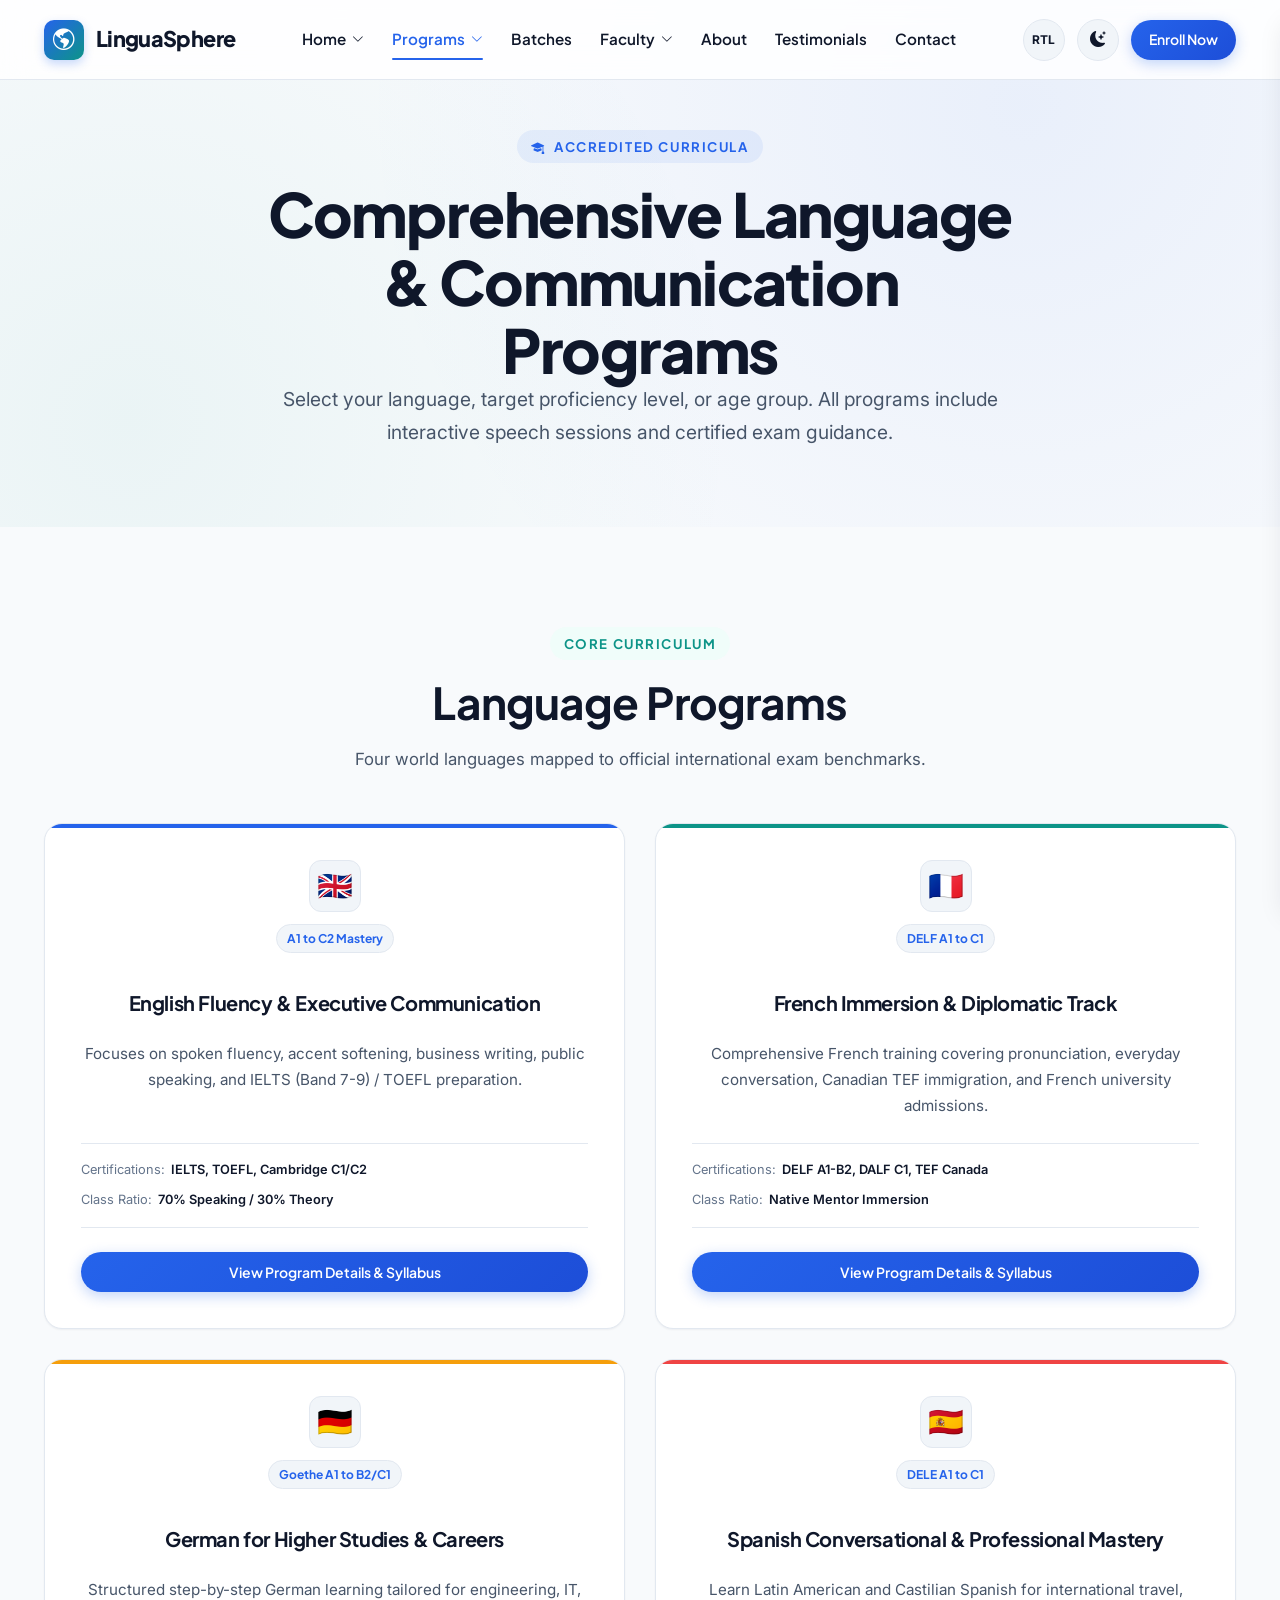
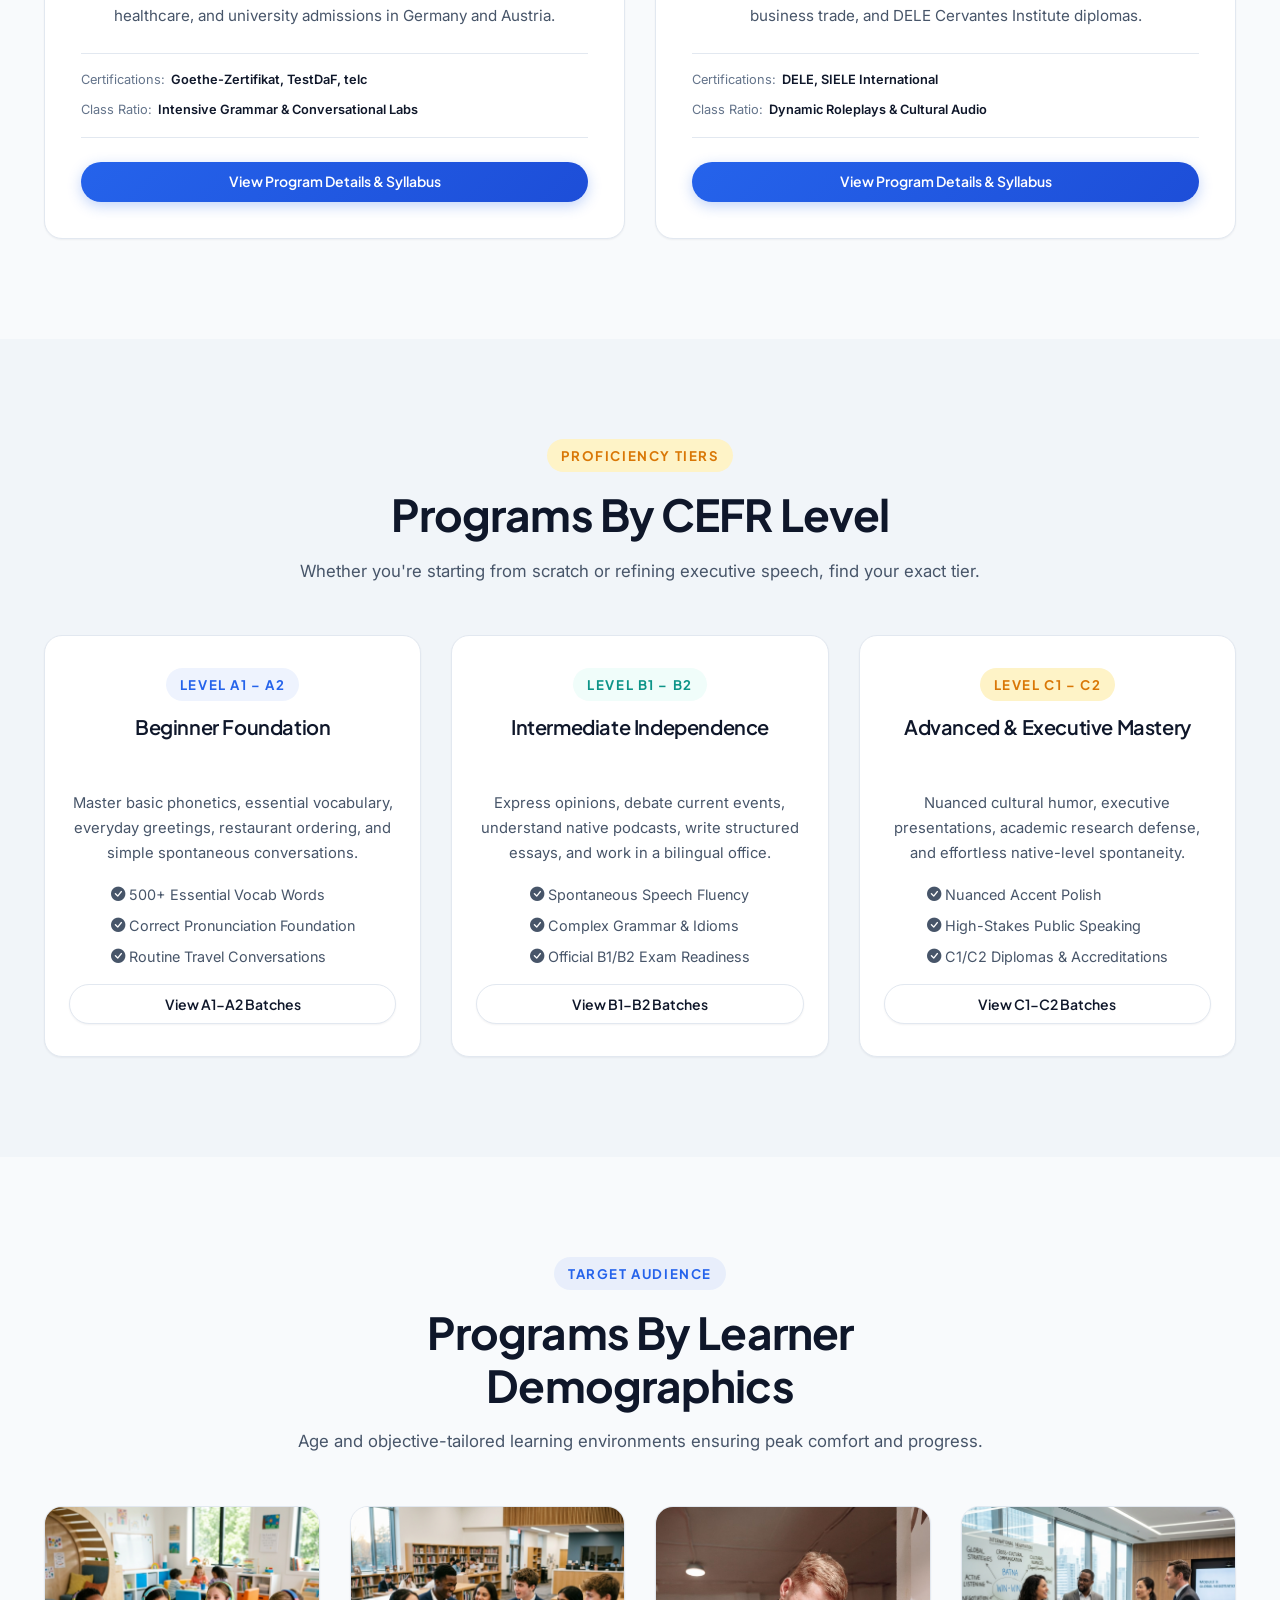
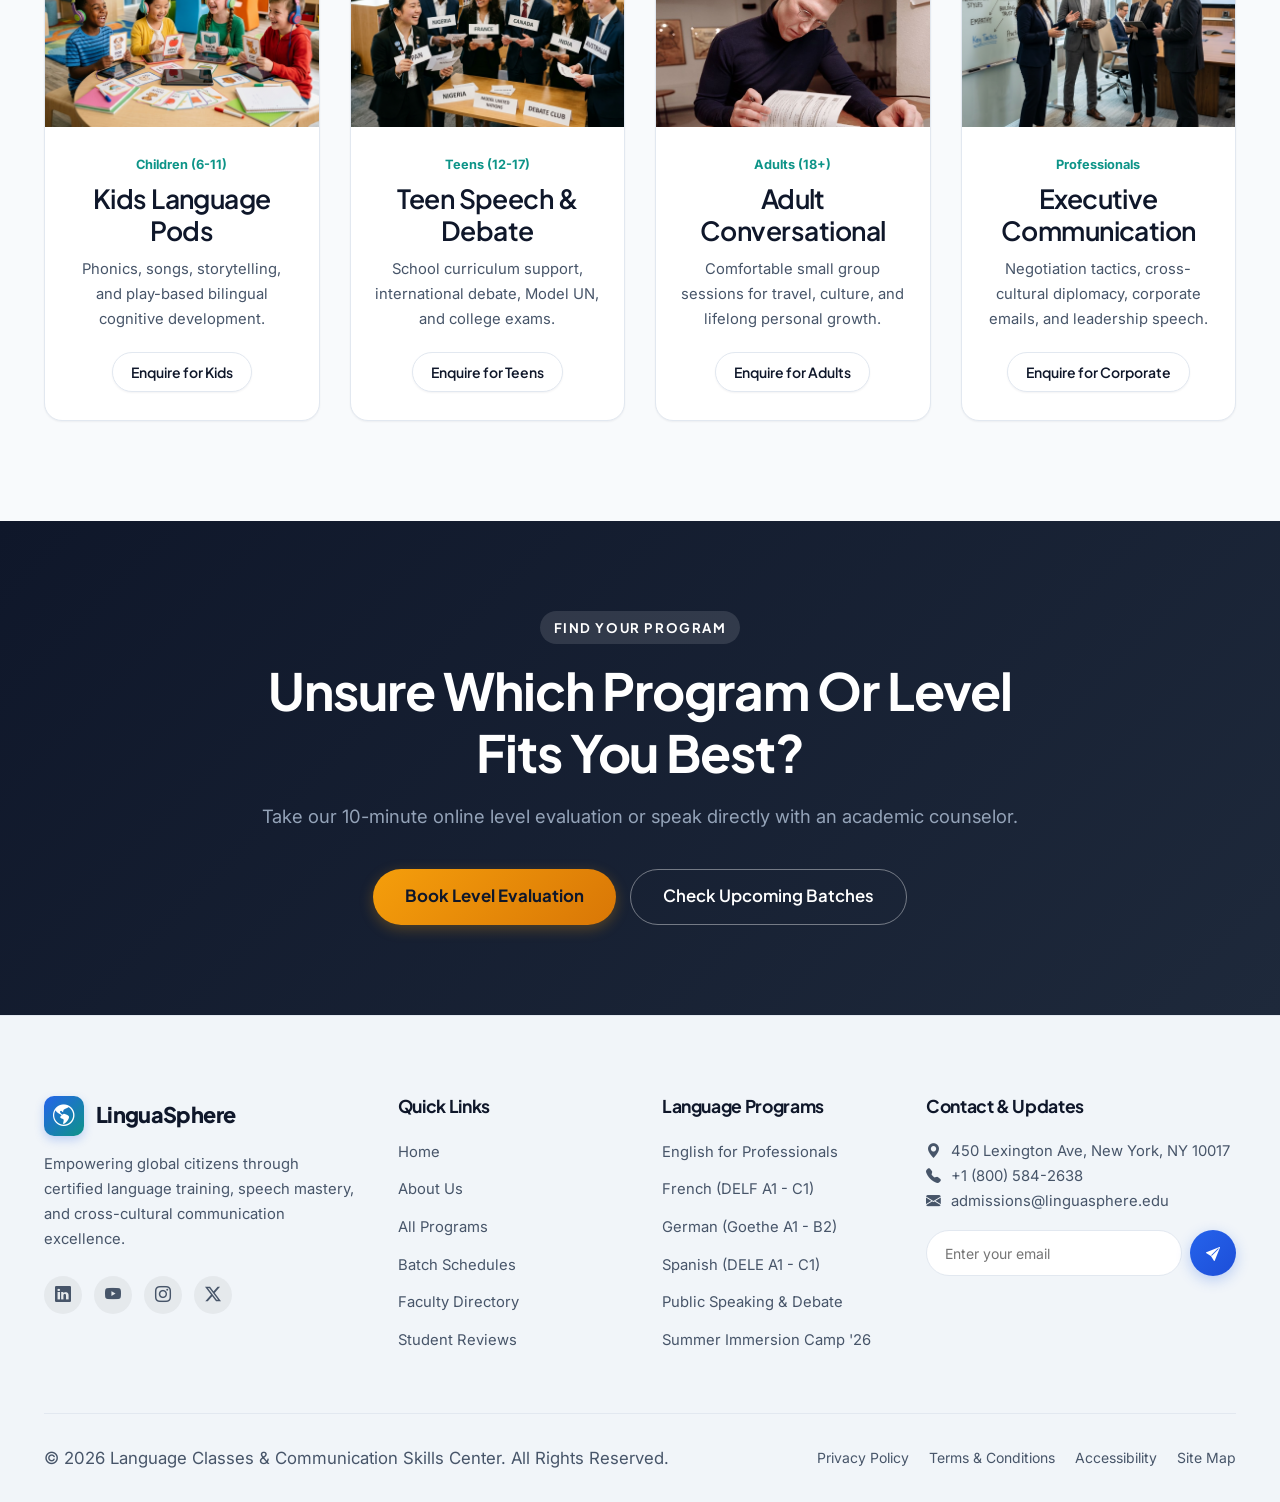
<file: programs.html>
<!DOCTYPE html>
<html lang="en" data-theme="light" dir="ltr">
<head>
  <meta charset="UTF-8">
  <meta name="viewport" content="width=device-width, initial-scale=1.0">
  <title>All Programs | LinguaSphere Academy - Language & Communication Courses</title>
  <meta name="description" content="Explore certified English, French, German, and Spanish programs organized by CEFR levels and tailored for kids, teens, adults, and professionals.">
  <meta name="keywords" content="Language Programs, English Courses, French Classes, German Goethe, Spanish DELE, CEFR Levels">
  
  <meta property="og:title" content="Language Programs | LinguaSphere Academy">
  <meta property="og:description" content="Comprehensive language tracks mapped to CEFR standards with native faculty.">
  <meta property="og:type" content="website">
  
  <link rel="preconnect" href="https://fonts.googleapis.com">
  <link rel="preconnect" href="https://fonts.gstatic.com" crossorigin>
  <link href="https://fonts.googleapis.com/css2?family=Inter:wght@300;400;500;600;700&family=Plus+Jakarta+Sans:wght@500;600;700;800&display=swap" rel="stylesheet">
  <link rel="stylesheet" href="https://cdn.jsdelivr.net/npm/bootstrap-icons@1.11.3/font/bootstrap-icons.min.css">
  
  <link rel="stylesheet" href="assets/css/style.css">
  <link rel="stylesheet" href="assets/css/dark-mode.css">
  <link rel="stylesheet" href="assets/css/rtl.css">
    <!-- Favicon -->
  <link rel="icon" type="image/x-icon" href="favicon.ico">
  <link rel="icon" type="image/svg+xml" href="assets/favicon.svg">
  <link rel="icon" type="image/png" sizes="32x32" href="assets/favicon-32x32.png">
  <link rel="icon" type="image/png" sizes="16x16" href="assets/favicon-16x16.png">
  <link rel="apple-touch-icon" sizes="180x180" href="assets/apple-touch-icon.png">
</head>
<body>

  <!-- Header -->
  <header class="site-header" id="site-header">
    <div class="container header-container">
      <a href="index.html" class="brand-logo" aria-label="LinguaSphere Academy Home">
        <div class="logo-icon"><i class="bi bi-globe-americas"></i></div>
        <span>LinguaSphere</span>
      </a>

      <nav class="nav-menu" aria-label="Primary Navigation">
        <div class="nav-item">
          <a href="index.html" class="nav-link">Home <i class="bi bi-chevron-down" style="font-size: 0.75rem;"></i></a>
          <div class="dropdown-menu">
            <a href="index.html" class="dropdown-link"><i class="bi bi-stars"></i> Home 1 (Cinematic)</a>
            <a href="home-2.html" class="dropdown-link"><i class="bi bi-journal-richtext"></i> Home 2 (Editorial)</a>
          </div>
        </div>
        <div class="nav-item">
          <a href="programs.html" class="nav-link active">Programs <i class="bi bi-chevron-down" style="font-size: 0.75rem;"></i></a>
          <div class="dropdown-menu">
            <a href="programs.html" class="dropdown-link active"><i class="bi bi-grid"></i> All Programs</a>
            <a href="program-details.html" class="dropdown-link"><i class="bi bi-card-checklist"></i> Program Details</a>
          </div>
        </div>
        <div class="nav-item"><a href="batches.html" class="nav-link">Batches</a></div>
        <div class="nav-item">
          <a href="faculty.html" class="nav-link">Faculty <i class="bi bi-chevron-down" style="font-size: 0.75rem;"></i></a>
          <div class="dropdown-menu">
            <a href="faculty.html" class="dropdown-link"><i class="bi bi-people"></i> Faculty Roster</a>
            <a href="faculty-details.html" class="dropdown-link"><i class="bi bi-person-badge"></i> Faculty Profile</a>
          </div>
        </div>
        <div class="nav-item"><a href="about.html" class="nav-link">About</a></div>
        <div class="nav-item"><a href="testimonials.html" class="nav-link">Testimonials</a></div>
        <div class="nav-item"><a href="contact.html" class="nav-link">Contact</a></div>
      </nav>

      <div class="header-actions">
        <button class="toggle-btn rtl-toggle" aria-label="Toggle RTL/LTR" title="Switch text direction"><span class="rtl-text" style="font-size: 0.75rem; font-weight: 700;">RTL</span></button>
        <button class="toggle-btn theme-toggle" aria-label="Toggle Dark/Light Mode" title="Toggle theme"><i class="bi bi-moon-stars-fill"></i></button>
        <a href="contact.html" class="btn btn-primary btn-sm d-none-mobile"><span>Enroll Now</span></a>
        <button class="hamburger-btn" aria-label="Open mobile navigation menu"><i class="bi bi-list"></i></button>
      </div>
    </div>
  </header>

  <!-- Mobile Drawer -->
  <div class="offcanvas-backdrop"></div>
  <aside class="offcanvas-drawer" aria-label="Mobile Navigation Drawer">
    <div class="offcanvas-header">
      <a href="index.html" class="brand-logo"><div class="logo-icon"><i class="bi bi-globe-americas"></i></div><span>LinguaSphere</span></a>
      <button class="offcanvas-close" aria-label="Close navigation"><i class="bi bi-x-lg"></i></button>
    </div>
    <div class="offcanvas-body">
      <nav class="offcanvas-nav">
        <a href="index.html" class="offcanvas-link">Home 1 (Cinematic) <i class="bi bi-chevron-right"></i></a>
        <a href="home-2.html" class="offcanvas-link">Home 2 (Editorial) <i class="bi bi-chevron-right"></i></a>
        <a href="programs.html" class="offcanvas-link active">All Programs <i class="bi bi-chevron-right"></i></a>
        <a href="program-details.html" class="offcanvas-link">Program Details <i class="bi bi-chevron-right"></i></a>
        <a href="batches.html" class="offcanvas-link">Batches <i class="bi bi-chevron-right"></i></a>
        <a href="faculty.html" class="offcanvas-link">Faculty Roster <i class="bi bi-chevron-right"></i></a>
        <a href="faculty-details.html" class="offcanvas-link">Faculty Profile <i class="bi bi-chevron-right"></i></a>
        <a href="about.html" class="offcanvas-link">About <i class="bi bi-chevron-right"></i></a>
        <a href="testimonials.html" class="offcanvas-link">Testimonials <i class="bi bi-chevron-right"></i></a>
        <a href="contact.html" class="offcanvas-link">Contact <i class="bi bi-chevron-right"></i></a>
      </nav>
    </div>
    <div class="offcanvas-footer">
      <div class="drawer-actions">
        <button class="toggle-btn rtl-toggle" aria-label="Toggle RTL/LTR" title="Switch text direction">
          <span class="rtl-text" style="font-size: 0.75rem; font-weight: 700;">RTL</span>
        </button>
        <button class="toggle-btn theme-toggle" aria-label="Toggle Dark/Light Mode" title="Toggle theme">
          <i class="bi bi-moon-stars-fill"></i>
        </button>
      </div>
      <a href="contact.html" class="btn btn-primary" style="width: 100%;">
        <span>Enroll Now</span>
      </a>
    </div>
  </aside>

  <main id="main-content">
    <!-- =========================================================================
         SECTION 1 — PROGRAMS HERO
         ========================================================================= -->
    <section class="hero-home-1" style="padding-bottom: 50px;">
      <div class="container">
        <div style="max-width: 780px; margin: 0 auto; text-align: center;">

          <span class="eyebrow"><i class="bi bi-mortarboard-fill"></i> ACCREDITED CURRICULA</span>
          <h1>Comprehensive Language & Communication Programs</h1>
          <p class="text-lead">
            Select your language, target proficiency level, or age group. All programs include interactive speech sessions and certified exam guidance.
          </p>
        </div>
      </div>
    </section>

    <!-- =========================================================================
         SECTION 2 — LANGUAGE PROGRAMS (English, French, German, Spanish)
         ========================================================================= -->
    <section class="section">
      <div class="container">
        <div class="section-header">
          <span class="eyebrow eyebrow-secondary">CORE CURRICULUM</span>
          <h2>Language Programs</h2>
          <p>Four world languages mapped to official international exam benchmarks.</p>
        </div>

        <div class="grid grid-2">
          <!-- English -->
          <div class="program-card" style="--card-color: #2563eb; padding: 36px;">
            <div style="display: flex; flex-direction: column; align-items: center; gap: 12px; margin-bottom: 16px;">
              <div class="program-flag-badge" style="margin-bottom: 0;">🇬🇧</div>
              <span class="cefr-badge">A1 to C2 Mastery</span>
            </div>
            <h3>English Fluency & Executive Communication</h3>
            <p class="program-card-desc">Focuses on spoken fluency, accent softening, business writing, public speaking, and IELTS (Band 7-9) / TOEFL preparation.</p>
            <div class="program-meta-list">
              <div class="program-meta-item"><span class="meta-label">Certifications:</span><span class="meta-value">IELTS, TOEFL, Cambridge C1/C2</span></div>
              <div class="program-meta-item"><span class="meta-label">Class Ratio:</span><span class="meta-value">70% Speaking / 30% Theory</span></div>
            </div>
            <a href="program-details.html" class="btn btn-primary btn-sm" style="width: 100%;">View Program Details & Syllabus</a>
          </div>

          <!-- French -->
          <div class="program-card" style="--card-color: #0d9488; padding: 36px;">
            <div style="display: flex; flex-direction: column; align-items: center; gap: 12px; margin-bottom: 16px;">
              <div class="program-flag-badge" style="margin-bottom: 0;">🇫🇷</div>
              <span class="cefr-badge">DELF A1 to C1</span>
            </div>
            <h3>French Immersion & Diplomatic Track</h3>
            <p class="program-card-desc">Comprehensive French training covering pronunciation, everyday conversation, Canadian TEF immigration, and French university admissions.</p>
            <div class="program-meta-list">
              <div class="program-meta-item"><span class="meta-label">Certifications:</span><span class="meta-value">DELF A1-B2, DALF C1, TEF Canada</span></div>
              <div class="program-meta-item"><span class="meta-label">Class Ratio:</span><span class="meta-value">Native Mentor Immersion</span></div>
            </div>
            <a href="program-details.html" class="btn btn-primary btn-sm" style="width: 100%;">View Program Details & Syllabus</a>
          </div>

          <!-- German -->
          <div class="program-card" style="--card-color: #f59e0b; padding: 36px;">
            <div style="display: flex; flex-direction: column; align-items: center; gap: 12px; margin-bottom: 16px;">
              <div class="program-flag-badge" style="margin-bottom: 0;">🇩🇪</div>
              <span class="cefr-badge">Goethe A1 to B2/C1</span>
            </div>
            <h3>German for Higher Studies & Careers</h3>
            <p class="program-card-desc">Structured step-by-step German learning tailored for engineering, IT, healthcare, and university admissions in Germany and Austria.</p>
            <div class="program-meta-list">
              <div class="program-meta-item"><span class="meta-label">Certifications:</span><span class="meta-value">Goethe-Zertifikat, TestDaF, telc</span></div>
              <div class="program-meta-item"><span class="meta-label">Class Ratio:</span><span class="meta-value">Intensive Grammar & Conversational Labs</span></div>
            </div>
            <a href="program-details.html" class="btn btn-primary btn-sm" style="width: 100%;">View Program Details & Syllabus</a>
          </div>

          <!-- Spanish -->
          <div class="program-card" style="--card-color: #ef4444; padding: 36px;">
            <div style="display: flex; flex-direction: column; align-items: center; gap: 12px; margin-bottom: 16px;">
              <div class="program-flag-badge" style="margin-bottom: 0;">🇪🇸</div>
              <span class="cefr-badge">DELE A1 to C1</span>
            </div>
            <h3>Spanish Conversational & Professional Mastery</h3>
            <p class="program-card-desc">Learn Latin American and Castilian Spanish for international travel, business trade, and DELE Cervantes Institute diplomas.</p>
            <div class="program-meta-list">
              <div class="program-meta-item"><span class="meta-label">Certifications:</span><span class="meta-value">DELE, SIELE International</span></div>
              <div class="program-meta-item"><span class="meta-label">Class Ratio:</span><span class="meta-value">Dynamic Roleplays & Cultural Audio</span></div>
            </div>
            <a href="program-details.html" class="btn btn-primary btn-sm" style="width: 100%;">View Program Details & Syllabus</a>
          </div>
        </div>
      </div>
    </section>

    <!-- =========================================================================
         SECTION 3 — PROGRAMS BY LEVEL (Beginner | Intermediate | Advanced)
         ========================================================================= -->
    <section class="section section-subtle">
      <div class="container">
        <div class="section-header">
          <span class="eyebrow eyebrow-accent">PROFICIENCY TIERS</span>
          <h2>Programs By CEFR Level</h2>
          <p>Whether you're starting from scratch or refining executive speech, find your exact tier.</p>
        </div>

        <div class="grid grid-3">
          <div class="benefit-card" style="background: var(--bg-surface);">
            <span class="eyebrow" style="margin-bottom: 14px;">LEVEL A1 – A2</span>
            <h3>Beginner Foundation</h3>
            <p>Master basic phonetics, essential vocabulary, everyday greetings, restaurant ordering, and simple spontaneous conversations.</p>
            <ul style="margin: 16px 0; color: var(--text-muted); font-size: 0.9rem; display: flex; flex-direction: column; gap: 8px; align-items: flex-start; text-align: left;">
              <li><i class="bi bi-check-circle-fill text-primary"></i> 500+ Essential Vocab Words</li>
              <li><i class="bi bi-check-circle-fill text-primary"></i> Correct Pronunciation Foundation</li>
              <li><i class="bi bi-check-circle-fill text-primary"></i> Routine Travel Conversations</li>
            </ul>
            <a href="batches.html" class="btn btn-secondary btn-sm" style="width: 100%;">View A1-A2 Batches</a>
          </div>

          <div class="benefit-card" style="background: var(--bg-surface);">
            <span class="eyebrow eyebrow-secondary" style="margin-bottom: 14px;">LEVEL B1 – B2</span>
            <h3>Intermediate Independence</h3>
            <p>Express opinions, debate current events, understand native podcasts, write structured essays, and work in a bilingual office.</p>
            <ul style="margin: 16px 0; color: var(--text-muted); font-size: 0.9rem; display: flex; flex-direction: column; gap: 8px; align-items: flex-start; text-align: left;">
              <li><i class="bi bi-check-circle-fill text-primary"></i> Spontaneous Speech Fluency</li>
              <li><i class="bi bi-check-circle-fill text-primary"></i> Complex Grammar & Idioms</li>
              <li><i class="bi bi-check-circle-fill text-primary"></i> Official B1/B2 Exam Readiness</li>
            </ul>
            <a href="batches.html" class="btn btn-secondary btn-sm" style="width: 100%;">View B1-B2 Batches</a>
          </div>

          <div class="benefit-card" style="background: var(--bg-surface);">
            <span class="eyebrow eyebrow-accent" style="margin-bottom: 14px;">LEVEL C1 – C2</span>
            <h3>Advanced & Executive Mastery</h3>
            <p>Nuanced cultural humor, executive presentations, academic research defense, and effortless native-level spontaneity.</p>
            <ul style="margin: 16px 0; color: var(--text-muted); font-size: 0.9rem; display: flex; flex-direction: column; gap: 8px; align-items: flex-start; text-align: left;">
              <li><i class="bi bi-check-circle-fill text-primary"></i> Nuanced Accent Polish</li>
              <li><i class="bi bi-check-circle-fill text-primary"></i> High-Stakes Public Speaking</li>
              <li><i class="bi bi-check-circle-fill text-primary"></i> C1/C2 Diplomas & Accreditations</li>
            </ul>
            <a href="batches.html" class="btn btn-secondary btn-sm" style="width: 100%;">View C1-C2 Batches</a>
          </div>
        </div>
      </div>
    </section>

    <!-- =========================================================================
         SECTION 4 — PROGRAMS BY LEARNER
         ========================================================================= -->
    <section class="section">
      <div class="container">
        <div class="section-header">
          <span class="eyebrow">TARGET AUDIENCE</span>
          <h2>Programs By Learner Demographics</h2>
          <p>Age and objective-tailored learning environments ensuring peak comfort and progress.</p>
        </div>

        <div class="grid grid-4">
          <div class="learner-card">
            <div class="learner-card-image"><img src="assets/images/learners/learner-kids.jpg" alt="Children learning language"></div>
            <div class="learner-card-body">
              <span class="learner-age-tag">Children (6-11)</span>
              <h3>Kids Language Pods</h3>
              <p>Phonics, songs, storytelling, and play-based bilingual cognitive development.</p>
              <a href="contact.html" class="btn btn-secondary btn-sm">Enquire for Kids</a>
            </div>
          </div>

          <div class="learner-card">
            <div class="learner-card-image"><img src="assets/images/learners/learner-teens.jpg" alt="Teens in debate session"></div>
            <div class="learner-card-body">
              <span class="learner-age-tag">Teens (12-17)</span>
              <h3>Teen Speech & Debate</h3>
              <p>School curriculum support, international debate, Model UN, and college exams.</p>
              <a href="contact.html" class="btn btn-secondary btn-sm">Enquire for Teens</a>
            </div>
          </div>

          <div class="learner-card">
            <div class="learner-card-image"><img src="assets/images/learners/learner-adults.jpg" alt="Adult student studying grammar textbook" style="object-position: top;"></div>
            <div class="learner-card-body">
              <span class="learner-age-tag">Adults (18+)</span>
              <h3>Adult Conversational</h3>
              <p>Comfortable small group sessions for travel, culture, and lifelong personal growth.</p>
              <a href="contact.html" class="btn btn-secondary btn-sm">Enquire for Adults</a>
            </div>
          </div>

          <div class="learner-card">
            <div class="learner-card-image"><img src="assets/images/learners/learner-professionals.jpg" alt="Corporate professionals"></div>
            <div class="learner-card-body">
              <span class="learner-age-tag">Professionals</span>
              <h3>Executive Communication</h3>
              <p>Negotiation tactics, cross-cultural diplomacy, corporate emails, and leadership speech.</p>
              <a href="contact.html" class="btn btn-secondary btn-sm">Enquire for Corporate</a>
            </div>
          </div>
        </div>
      </div>
    </section>

    <!-- =========================================================================
         SECTION 5 — ENROLLMENT CTA
         ========================================================================= -->
    <section class="enrollment-cta-section">
      <div class="container">
        <div class="cta-content-box">
          <span class="eyebrow" style="background: rgba(255,255,255,0.12); color: #ffffff;">FIND YOUR PROGRAM</span>
          <h2>Unsure Which Program Or Level Fits You Best?</h2>
          <p>Take our 10-minute online level evaluation or speak directly with an academic counselor.</p>
          <div class="btn-group" style="justify-content: center;">
            <a href="contact.html" class="btn btn-accent btn-lg"><span>Book Level Evaluation</span></a>
            <a href="batches.html" class="btn btn-outline-white btn-lg"><span>Check Upcoming Batches</span></a>
          </div>
        </div>
      </div>
    </section>
  </main>

  <!-- Footer -->
  <footer class="site-footer">
    <div class="container">
      <div class="footer-grid">
        <div class="footer-brand">
          <a href="index.html" class="brand-logo"><div class="logo-icon"><i class="bi bi-globe-americas"></i></div><span>LinguaSphere</span></a>
          <p class="footer-desc">Empowering global citizens through certified language training, speech mastery, and cross-cultural communication excellence.</p>
          <div class="footer-socials">
            <a href="#" class="social-icon" aria-label="LinkedIn"><i class="bi bi-linkedin"></i></a>
            <a href="#" class="social-icon" aria-label="YouTube"><i class="bi bi-youtube"></i></a>
            <a href="#" class="social-icon" aria-label="Instagram"><i class="bi bi-instagram"></i></a>
            <a href="#" class="social-icon" aria-label="Twitter"><i class="bi bi-twitter-x"></i></a>
          </div>
        </div>
        <div>
          <h4 class="footer-title">Quick Links</h4>
          <ul class="footer-links">
            <li><a href="index.html" class="footer-link">Home</a></li>
            <li><a href="about.html" class="footer-link">About Us</a></li>
            <li><a href="programs.html" class="footer-link">All Programs</a></li>
            <li><a href="batches.html" class="footer-link">Batch Schedules</a></li>
            <li><a href="faculty.html" class="footer-link">Faculty Directory</a></li>
            <li><a href="testimonials.html" class="footer-link">Student Reviews</a></li>
          </ul>
        </div>
        <div>
          <h4 class="footer-title">Language Programs</h4>
          <ul class="footer-links">
            <li><a href="program-details.html" class="footer-link">English for Professionals</a></li>
            <li><a href="program-details.html" class="footer-link">French (DELF A1 - C1)</a></li>
            <li><a href="program-details.html" class="footer-link">German (Goethe A1 - B2)</a></li>
            <li><a href="program-details.html" class="footer-link">Spanish (DELE A1 - C1)</a></li>
            <li><a href="program-details.html" class="footer-link">Public Speaking & Debate</a></li>
            <li><a href="coming-soon.html" class="footer-link">Summer Immersion Camp '26</a></li>
          </ul>
        </div>
        <div>
          <h4 class="footer-title">Contact & Updates</h4>
          <p class="footer-desc" style="margin-bottom: 12px;">
            <i class="bi bi-geo-alt-fill text-primary" style="margin-right: 6px;"></i> 450 Lexington Ave, New York, NY 10017<br>
            <i class="bi bi-telephone-fill text-primary" style="margin-right: 6px;"></i> +1 (800) 584-2638<br>
            <i class="bi bi-envelope-fill text-primary" style="margin-right: 6px;"></i> admissions@linguasphere.edu
          </p>
          <form class="footer-newsletter-form needs-validation" novalidate>
            <input type="email" class="footer-newsletter-input" placeholder="Enter your email" required aria-label="Newsletter email subscription">
            <button type="submit" class="btn btn-primary btn-sm" style="padding: 0 16px;"><i class="bi bi-send-fill"></i></button>
          </form>
        </div>
      </div>
      <div class="footer-bottom">
        <p>© 2026 Language Classes & Communication Skills Center. All Rights Reserved.</p>
        <div class="footer-legal-links">
          <a href="contact.html">Privacy Policy</a>
          <a href="contact.html">Terms & Conditions</a>
          <a href="contact.html">Accessibility</a>
          <a href="404.html">Site Map</a>
        </div>
      </div>
    </div>
  </footer>

  <button class="back-to-top" aria-label="Scroll back to top"><i class="bi bi-arrow-up"></i></button>
  <script src="assets/js/main.js"></script>
</body>
</html>
</file>
<file: assets/css/style.css>
/* ==========================================================================
   LINGUASPHERE ACADEMY - MAIN DESIGN SYSTEM
   Modern Editorial + Luxury Education + International Communication
   ========================================================================== */

/* --------------------------------------------------------------------------
   1. CSS VARIABLES & TOKENS (Light Mode Default)
   -------------------------------------------------------------------------- */
:root {
  /* 3 Primary Brand Colors */
  --color-primary: #0f172a;          /* Deep Slate / Royal Navy */
  --color-primary-rgb: 15, 23, 42;
  --color-primary-light: #1e293b;
  --color-primary-accent: #2563eb;    /* Electric Royal Blue */
  
  --color-secondary: #0d9488;        /* Deep Persian Teal / Emerald */
  --color-secondary-rgb: 13, 148, 136;
  --color-secondary-light: #14b8a6;
  --color-secondary-surface: #f0fdfa;

  --color-accent: #f59e0b;           /* Radiant Amber Gold */
  --color-accent-rgb: 245, 158, 11;
  --color-accent-hover: #d97706;
  --color-accent-surface: #fef3c7;

  /* Neutral & Base Palette */
  --bg-body: #f8fafc;
  --bg-surface: #ffffff;
  --bg-surface-elevated: #ffffff;
  --bg-surface-subtle: #f1f5f9;
  --bg-alt: #f8fafc;
  
  /* Text & Optical Contrast (WCAG 2.1 AA) */
  --text-main: #0f172a;
  --text-muted: #475569;
  --text-light: #64748b;
  --text-inverse: #ffffff;
  
  /* Borders & Dividers */
  --border-color: #e2e8f0;
  --border-color-hover: #cbd5e1;
  --border-focus: #2563eb;

  /* Shadows (Sophisticated Elevation) */
  --shadow-sm: 0 1px 2px 0 rgba(15, 23, 42, 0.05);
  --shadow-md: 0 4px 6px -1px rgba(15, 23, 42, 0.08), 0 2px 4px -2px rgba(15, 23, 42, 0.04);
  --shadow-lg: 0 10px 15px -3px rgba(15, 23, 42, 0.08), 0 4px 6px -4px rgba(15, 23, 42, 0.03);
  --shadow-xl: 0 20px 25px -5px rgba(15, 23, 42, 0.1), 0 8px 10px -6px rgba(15, 23, 42, 0.04);
  --shadow-glow: 0 0 25px rgba(37, 99, 235, 0.15);

  /* Typography Scale */
  --font-heading: 'Plus Jakarta Sans', -apple-system, BlinkMacSystemFont, 'Segoe UI', Roboto, sans-serif;
  --font-body: 'Inter', -apple-system, BlinkMacSystemFont, 'Segoe UI', Roboto, sans-serif;
  --font-display: 'Outfit', -apple-system, BlinkMacSystemFont, sans-serif;

  /* Dimensions & Radius */
  --header-height: 80px;
  --radius-sm: 6px;
  --radius-md: 12px;
  --radius-lg: 18px;
  --radius-xl: 24px;
  --radius-pill: 9999px;

  /* Transitions */
  --transition-fast: 0.18s cubic-bezier(0.16, 1, 0.3, 1);
  --transition-base: 0.3s cubic-bezier(0.16, 1, 0.3, 1);
  --transition-slow: 0.5s cubic-bezier(0.16, 1, 0.3, 1);

  /* Layout Containers */
  --container-max: 1240px;
  --container-padding: 24px;
}

/* --------------------------------------------------------------------------
   2. RESET & BASE ELEMENTS
   -------------------------------------------------------------------------- */
*, *::before, *::after {
  box-sizing: border-box;
  margin: 0;
  padding: 0;
}

html {
  font-size: 16px;
  scroll-behavior: smooth;
  -webkit-text-size-adjust: 100%;
}

body {
  font-family: var(--font-body);
  color: var(--text-main);
  background-color: var(--bg-body);
  line-height: 1.6;
  font-weight: 400;
  overflow-x: hidden;
  position: relative;
  transition: background-color var(--transition-base), color var(--transition-base);
}

img, svg, picture, video {
  max-width: 100%;
  height: auto;
  display: block;
}

a {
  color: inherit;
  text-decoration: none;
  transition: color var(--transition-fast);
}

button, input, select, textarea {
  font: inherit;
  color: inherit;
}

button {
  cursor: pointer;
  border: none;
  background: none;
}

ul, ol {
  list-style: none;
}

/* Focus Visible for Accessibility */
:focus-visible {
  outline: 2px solid var(--color-primary-accent);
  outline-offset: 3px;
}

/* --------------------------------------------------------------------------
   3. TYPOGRAPHY SYSTEM
   -------------------------------------------------------------------------- */
h1, h2, h3, h4, h5, h6 {
  font-family: var(--font-heading);
  color: var(--text-main);
  font-weight: 700;
  line-height: 1.2;
  letter-spacing: -0.02em;
}

h1 {
  font-size: clamp(2.4rem, 4vw + 1rem, 3.8rem);
  font-weight: 800;
  line-height: 1.12;
}

h2 {
  font-size: clamp(1.8rem, 2.5vw + 0.8rem, 2.75rem);
  font-weight: 700;
  line-height: 1.2;
}

h3 {
  font-size: clamp(1.25rem, 1.5vw + 0.5rem, 1.65rem);
  font-weight: 600;
}

h4 {
  font-size: 1.25rem;
  font-weight: 600;
}

p {
  color: var(--text-muted);
  font-size: 1.05rem;
  line-height: 1.7;
}

.text-lead {
  font-size: 1.2rem;
  line-height: 1.7;
  color: var(--text-muted);
  margin-bottom: 28px;
}

.eyebrow {
  display: inline-flex;
  align-items: center;
  gap: 8px;
  font-family: var(--font-heading);
  font-size: 0.825rem;
  font-weight: 700;
  text-transform: uppercase;
  letter-spacing: 0.12em;
  color: var(--color-primary-accent);
  background: rgba(37, 99, 235, 0.08);
  padding: 6px 14px;
  border-radius: var(--radius-pill);
  margin-bottom: 16px;
}

.eyebrow.eyebrow-secondary {
  color: var(--color-secondary);
  background: var(--color-secondary-surface);
}

.eyebrow.eyebrow-accent {
  color: var(--color-accent-hover);
  background: var(--color-accent-surface);
}

/* --------------------------------------------------------------------------
   4. LAYOUT & CONTAINERS
   -------------------------------------------------------------------------- */
.container {
  width: 100%;
  max-width: var(--container-max);
  margin-left: auto;
  margin-right: auto;
  padding-left: var(--container-padding);
  padding-right: var(--container-padding);
}

.container-fluid {
  width: 100%;
  padding-left: var(--container-padding);
  padding-right: var(--container-padding);
}

.section {
  padding: clamp(60px, 8vw, 100px) 0;
  position: relative;
}

.section-subtle {
  background-color: var(--bg-surface-subtle);
}

.section-dark {
  background-color: var(--color-primary);
  color: var(--text-inverse);
}

.section-dark h1,
.section-dark h2,
.section-dark h3,
.section-dark h4 {
  color: var(--text-inverse);
}

.section-dark p {
  color: #94a3b8;
}

.section-header {
  text-align: center;
  max-width: 720px;
  margin: 0 auto 50px;
}

.section-header.text-start {
  text-align: left;
  margin-left: 0;
}

.section-header h2 {
  margin-bottom: 16px;
}

.grid {
  display: grid;
  gap: 30px;
}

.grid-2 { grid-template-columns: repeat(2, 1fr); }
.grid-3 { grid-template-columns: repeat(3, 1fr); }
.grid-4 { grid-template-columns: repeat(4, 1fr); }

/* --------------------------------------------------------------------------
   5. BUTTON SYSTEM (Consistent across entire site)
   -------------------------------------------------------------------------- */
.btn {
  display: inline-flex;
  align-items: center;
  justify-content: center;
  gap: 10px;
  font-family: var(--font-heading);
  font-size: 0.975rem;
  font-weight: 600;
  height: 50px;
  padding: 0 26px;
  border-radius: var(--radius-pill);
  transition: all var(--transition-fast);
  text-align: center;
  white-space: nowrap;
  position: relative;
  overflow: hidden;
  user-select: none;
}

.btn-primary {
  background: linear-gradient(135deg, var(--color-primary-accent) 0%, #1d4ed8 100%);
  color: #ffffff;
  box-shadow: 0 4px 14px rgba(37, 99, 235, 0.28);
}

.btn-primary:hover {
  background: linear-gradient(135deg, #1d4ed8 0%, #1e40af 100%);
  box-shadow: 0 6px 20px rgba(37, 99, 235, 0.38);
  transform: translateY(-2px);
  color: #ffffff;
}

.btn-secondary {
  background-color: var(--bg-surface);
  color: var(--color-primary);
  border: 1.5px solid var(--border-color);
  box-shadow: var(--shadow-sm);
}

.btn-secondary:hover {
  border-color: var(--color-primary-accent);
  color: var(--color-primary-accent);
  background-color: var(--bg-surface);
  transform: translateY(-2px);
  box-shadow: var(--shadow-md);
}

.btn-accent {
  background: linear-gradient(135deg, var(--color-accent) 0%, var(--color-accent-hover) 100%);
  color: #0f172a;
  font-weight: 700;
  box-shadow: 0 4px 14px rgba(245, 158, 11, 0.28);
}

.btn-accent:hover {
  transform: translateY(-2px);
  box-shadow: 0 6px 20px rgba(245, 158, 11, 0.38);
  color: #0f172a;
}

.btn-outline-white {
  border: 1.5px solid rgba(255, 255, 255, 0.4);
  color: #ffffff;
  background: transparent;
}

.btn-outline-white:hover {
  border-color: #ffffff;
  background: rgba(255, 255, 255, 0.1);
  color: #ffffff;
  transform: translateY(-2px);
}

.btn-sm {
  height: 40px;
  padding: 0 18px;
  font-size: 0.875rem;
}

.btn-lg {
  height: 56px;
  padding: 0 32px;
  font-size: 1.05rem;
}

.btn-icon-only {
  width: 44px;
  height: 44px;
  padding: 0;
  border-radius: 50%;
}

.btn-group {
  display: flex;
  flex-wrap: wrap;
  align-items: center;
  gap: 14px;
}

/* --------------------------------------------------------------------------
   6. HEADER & NAVIGATION BAR
   -------------------------------------------------------------------------- */
.site-header {
  position: fixed;
  top: 0;
  left: 0;
  width: 100%;
  height: var(--header-height);
  background-color: rgba(255, 255, 255, 0.85);
  backdrop-filter: blur(14px);
  -webkit-backdrop-filter: blur(14px);
  border-bottom: 1px solid var(--border-color);
  z-index: 1000;
  transition: all var(--transition-base);
}

.site-header.scrolled {
  background-color: rgba(255, 255, 255, 0.95);
  box-shadow: var(--shadow-md);
  height: 70px;
}

.header-container {
  display: flex;
  align-items: center;
  justify-content: space-between;
  height: 100%;
}

.brand-logo {
  display: flex;
  align-items: center;
  gap: 12px;
  font-family: var(--font-heading);
  font-size: 1.35rem;
  font-weight: 800;
  color: var(--color-primary);
  letter-spacing: -0.03em;
}

.logo-icon {
  width: 40px;
  height: 40px;
  background: linear-gradient(135deg, var(--color-primary-accent) 0%, var(--color-secondary) 100%);
  border-radius: 10px;
  display: flex;
  align-items: center;
  justify-content: center;
  color: #ffffff;
  box-shadow: 0 4px 10px rgba(37, 99, 235, 0.25);
}

.nav-menu {
  display: flex;
  align-items: center;
  gap: 28px;
}

.nav-item {
  position: relative;
}

.nav-link {
  font-family: var(--font-heading);
  font-size: 0.95rem;
  font-weight: 600;
  color: var(--text-main);
  padding: 8px 0;
  display: flex;
  align-items: center;
  gap: 6px;
  position: relative;
}

.nav-link::after {
  content: '';
  position: absolute;
  bottom: 0;
  left: 0;
  width: 0%;
  height: 2px;
  background: var(--color-primary-accent);
  transition: width var(--transition-fast);
  border-radius: 2px;
}

.nav-link:hover,
.nav-link.active {
  color: var(--color-primary-accent);
}

.nav-link:hover::after,
.nav-link.active::after {
  width: 100%;
}

/* Dropdown Menu */
.dropdown-menu {
  position: absolute;
  top: 100%;
  left: -16px;
  min-width: 220px;
  background-color: var(--bg-surface);
  border: 1px solid var(--border-color);
  border-radius: var(--radius-md);
  box-shadow: var(--shadow-xl);
  padding: 10px;
  opacity: 0;
  visibility: hidden;
  transform: translateY(12px);
  transition: all var(--transition-fast);
  z-index: 100;
}

.nav-item:hover .dropdown-menu {
  opacity: 1;
  visibility: visible;
  transform: translateY(0);
}

.dropdown-link {
  display: flex;
  align-items: center;
  gap: 10px;
  padding: 10px 14px;
  font-size: 0.9rem;
  font-weight: 500;
  color: var(--text-muted);
  border-radius: var(--radius-sm);
  transition: all var(--transition-fast);
}

.dropdown-link:hover,
.dropdown-link.active {
  background-color: var(--bg-surface-subtle);
  color: var(--color-primary-accent);
}

.header-actions {
  display: flex;
  align-items: center;
  gap: 12px;
}

/* Utility Toggles (Theme & RTL) */
.toggle-btn {
  width: 42px;
  height: 42px;
  flex-shrink: 0;
  border-radius: 50%;
  background-color: var(--bg-surface-subtle);
  border: 1px solid var(--border-color);
  display: flex;
  align-items: center;
  justify-content: center;
  color: var(--text-main);
  transition: all var(--transition-fast);
}

.toggle-btn:hover {
  background-color: var(--bg-surface);
  border-color: var(--color-primary-accent);
  color: var(--color-primary-accent);
}

.hamburger-btn {
  display: none;
  width: 44px;
  height: 44px;
  align-items: center;
  justify-content: center;
  background-color: var(--bg-surface-subtle);
  border: 1px solid var(--border-color);
  border-radius: var(--radius-md);
  color: var(--text-main);
  font-size: 1.25rem;
}

/* --------------------------------------------------------------------------
   7. OFFCANVAS MOBILE NAVIGATION
   -------------------------------------------------------------------------- */
.offcanvas-backdrop {
  position: fixed;
  inset: 0;
  background: rgba(15, 23, 42, 0.6);
  backdrop-filter: blur(4px);
  z-index: 1050;
  opacity: 0;
  visibility: hidden;
  transition: all var(--transition-base);
}

.offcanvas-backdrop.show {
  opacity: 1;
  visibility: visible;
}

.offcanvas-drawer {
  position: fixed;
  top: 0;
  right: 0;
  width: 100%;
  max-width: 360px;
  height: 100%;
  background-color: var(--bg-surface);
  z-index: 1060;
  transform: translateX(100%);
  transition: transform var(--transition-base);
  display: flex;
  flex-direction: column;
  box-shadow: var(--shadow-xl);
  overflow-y: auto;
}

.offcanvas-drawer.show {
  transform: translateX(0);
}

.offcanvas-header {
  display: flex;
  align-items: center;
  justify-content: space-between;
  padding: 24px;
  border-bottom: 1px solid var(--border-color);
}

.offcanvas-close {
  width: 40px;
  height: 40px;
  border-radius: 50%;
  background-color: var(--bg-surface-subtle);
  display: flex;
  align-items: center;
  justify-content: center;
  color: var(--text-main);
  font-size: 1.2rem;
}

.offcanvas-body {
  padding: 24px;
  display: flex;
  flex-direction: column;
  gap: 20px;
  flex: 1;
}

.offcanvas-nav {
  display: flex;
  flex-direction: column;
  gap: 8px;
}

.offcanvas-link {
  display: flex;
  align-items: center;
  justify-content: center;
  text-align: center;
  padding: 12px 16px;
  font-family: var(--font-heading);
  font-weight: 600;
  font-size: 1.05rem;
  color: var(--text-main);
  border-radius: var(--radius-md);
  transition: all var(--transition-fast);
}

.offcanvas-link:hover,
.offcanvas-link.active {
  background-color: var(--bg-surface-subtle);
  color: var(--color-primary-accent);
}

.offcanvas-link i.bi-chevron-right {
  display: none;
}

.offcanvas-footer {
  padding: 24px;
  border-top: 1px solid var(--border-color);
  display: flex;
  flex-direction: column;
  gap: 14px;
}

.drawer-actions {
  display: flex;
  justify-content: center;
  gap: 12px;
  width: 100%;
}

/* --------------------------------------------------------------------------
   8. HERO SECTION — HOME 1 (Cinematic Showcase)
   -------------------------------------------------------------------------- */
.hero-home-1 {
  padding-top: calc(var(--header-height) + 50px);
  padding-bottom: 80px;
  background: radial-gradient(circle at 80% 20%, rgba(37, 99, 235, 0.07) 0%, transparent 60%),
              radial-gradient(circle at 10% 80%, rgba(13, 148, 136, 0.06) 0%, transparent 50%),
              var(--bg-body);
  position: relative;
  overflow: hidden;
}

.hero-grid {
  display: grid;
  grid-template-columns: 1.15fr 0.85fr;
  align-items: center;
  gap: 50px;
}

.hero-content {
  position: relative;
  z-index: 2;
}

.hero-content h1 {
  margin-bottom: 22px;
}

.hero-content .text-lead {
  margin-bottom: 32px;
  max-width: 580px;
}

.hero-stats-row {
  display: flex;
  align-items: center;
  gap: 32px;
  margin-top: 40px;
  padding-top: 30px;
  border-top: 1px solid var(--border-color);
}

.hero-stat-item h4 {
  font-size: 1.85rem;
  color: var(--color-primary);
  font-weight: 800;
  line-height: 1;
  margin-bottom: 6px;
}

.hero-stat-item p {
  font-size: 0.875rem;
  color: var(--text-muted);
}

/* Hero Visual Composition */
.hero-visual-wrapper {
  position: relative;
  z-index: 1;
}

.hero-main-image-card {
  position: relative;
  border-radius: var(--radius-xl);
  overflow: hidden;
  box-shadow: var(--shadow-xl);
  border: 1px solid var(--border-color);
}

.hero-main-image-card img {
  width: 100%;
  height: 480px;
  object-fit: cover;
  transition: transform var(--transition-slow);
}

.hero-main-image-card:hover img {
  transform: scale(1.03);
}

/* Floating Badges */
.floating-badge {
  position: absolute;
  background: rgba(255, 255, 255, 0.95);
  backdrop-filter: blur(10px);
  padding: 12px 18px;
  border-radius: var(--radius-lg);
  border: 1px solid var(--border-color);
  box-shadow: var(--shadow-lg);
  display: flex;
  align-items: center;
  gap: 12px;
  z-index: 3;
  animation: float 4s ease-in-out infinite;
}

.floating-badge-1 {
  top: 20px;
  left: -25px;
}

.floating-badge-2 {
  bottom: 25px;
  right: -20px;
  animation-delay: 2s;
}

.badge-flag {
  font-size: 1.6rem;
  line-height: 1;
}

.badge-text-title {
  font-family: var(--font-heading);
  font-size: 0.9rem;
  font-weight: 700;
  color: var(--text-main);
}

.badge-text-subtitle {
  font-size: 0.775rem;
  color: var(--color-secondary);
  font-weight: 600;
}

@keyframes float {
  0%, 100% { transform: translateY(0); }
  50% { transform: translateY(-8px); }
}

/* --------------------------------------------------------------------------
   9. HERO SECTION — HOME 2 (Editorial Immersion)
   -------------------------------------------------------------------------- */
.hero-home-2 {
  padding-top: calc(var(--header-height) + 60px);
  padding-bottom: 90px;
  background: var(--bg-body);
  position: relative;
}

.hero-editorial-grid {
  display: grid;
  grid-template-columns: 1fr 1fr;
  gap: 60px;
  align-items: center;
}

.editorial-tagline {
  font-family: var(--font-display);
  font-size: 0.9rem;
  text-transform: uppercase;
  letter-spacing: 0.2em;
  color: var(--color-secondary);
  font-weight: 700;
  margin-bottom: 20px;
  display: block;
}

.hero-home-2 h1 {
  font-size: clamp(2.6rem, 4.5vw + 1rem, 4.2rem);
  letter-spacing: -0.03em;
  line-height: 1.08;
  margin-bottom: 24px;
}

.editorial-ribbon {
  display: flex;
  align-items: center;
  gap: 16px;
  padding: 12px 20px;
  background-color: var(--bg-surface);
  border: 1px solid var(--border-color);
  border-radius: var(--radius-pill);
  margin-top: 36px;
  width: fit-content;
  box-shadow: var(--shadow-sm);
}

.editorial-ribbon-item {
  font-family: var(--font-heading);
  font-size: 0.85rem;
  font-weight: 700;
  color: var(--text-main);
  display: flex;
  align-items: center;
  gap: 6px;
}

.editorial-ribbon-dot {
  width: 4px;
  height: 4px;
  border-radius: 50%;
  background-color: var(--border-color-hover);
}

.editorial-gallery {
  position: relative;
}

.editorial-image-primary {
  border-radius: var(--radius-xl);
  overflow: hidden;
  height: 520px;
  box-shadow: var(--shadow-xl);
  border: 1px solid var(--border-color);
}

.editorial-image-primary img {
  width: 100%;
  height: 100%;
  object-fit: cover;
}

.editorial-card-overlap {
  position: absolute;
  bottom: -30px;
  left: -30px;
  background: var(--bg-surface);
  border: 1px solid var(--border-color);
  border-radius: var(--radius-lg);
  padding: 24px;
  box-shadow: var(--shadow-xl);
  max-width: 280px;
  z-index: 2;
}

.faculty-showcase-grid {
  display: grid;
  grid-template-columns: 0.9fr 1.1fr;
  gap: 50px;
  align-items: center;
}

/* --------------------------------------------------------------------------
   10. LANGUAGE PROGRAMS CARDS (English, French, German, Spanish)
   -------------------------------------------------------------------------- */
.program-card {
  background-color: var(--bg-surface);
  border: 1px solid var(--border-color);
  border-radius: var(--radius-lg);
  padding: 32px 28px;
  transition: all var(--transition-base);
  display: flex;
  flex-direction: column;
  align-items: center;
  text-align: center;
  position: relative;
  overflow: hidden;
  box-shadow: var(--shadow-sm);
}

.grid-4 .program-card {
  padding: 32px 16px;
}

.program-card::before {
  content: '';
  position: absolute;
  top: 0;
  left: 0;
  width: 100%;
  height: 4px;
  background: var(--card-color, var(--color-primary-accent));
  transition: height var(--transition-fast);
}

.program-card:hover {
  transform: translateY(-8px);
  box-shadow: var(--shadow-xl);
  border-color: var(--border-color-hover);
}

.program-card:hover::before {
  height: 6px;
}

.program-flag-badge {
  width: 52px;
  height: 52px;
  border-radius: var(--radius-md);
  background-color: var(--bg-surface-subtle);
  display: flex;
  align-items: center;
  justify-content: center;
  font-size: 1.8rem;
  margin-bottom: 20px;
  border: 1px solid var(--border-color);
}

.program-card-title {
  margin-bottom: 12px;
  display: flex;
  align-items: center;
  justify-content: center;
  gap: 12px;
  width: 100%;
}

.cefr-badge {
  font-family: var(--font-heading);
  font-size: 0.75rem;
  font-weight: 700;
  padding: 4px 10px;
  border-radius: var(--radius-pill);
  background-color: var(--bg-surface-subtle);
  color: var(--color-primary-accent);
  border: 1px solid var(--border-color);
}

.program-card h3 {
  font-size: 1.25rem;
  font-weight: 700;
  margin-top: 10px;
  margin-bottom: 14px;
  min-height: 3rem;
  display: flex;
  align-items: center;
  justify-content: center;
  text-align: center;
  width: 100%;
}

.program-card-desc {
  font-size: 0.95rem;
  color: var(--text-muted);
  margin-bottom: 24px;
  flex-grow: 1;
}

.program-meta-list {
  display: flex;
  flex-direction: column;
  gap: 10px;
  padding: 16px 0;
  border-top: 1px solid var(--border-color);
  border-bottom: 1px solid var(--border-color);
  margin-bottom: 24px;
  width: 100%;
}

.program-meta-item {
  display: flex;
  justify-content: flex-start;
  align-items: flex-start;
  gap: 6px;
  font-size: 0.8rem;
  text-align: left;
  width: 100%;
  white-space: nowrap;
}

.meta-label {
  color: var(--text-light);
  width: auto;
  flex-shrink: 0;
}

.meta-value {
  font-weight: 600;
  color: var(--text-main);
  text-align: left;
}

.grid-2 .program-card .meta-label {
  width: auto;
}

/* --------------------------------------------------------------------------
   11. LEARNING EXPERIENCE BENEFITS (More Than A Language Class)
   -------------------------------------------------------------------------- */
.benefit-card {
  background-color: var(--bg-surface);
  border: 1px solid var(--border-color);
  border-radius: var(--radius-lg);
  padding: 32px 24px;
  transition: all var(--transition-base);
  box-shadow: var(--shadow-sm);
  display: flex;
  flex-direction: column;
  align-items: center;
  text-align: center;
}

.benefit-card:hover {
  transform: translateY(-8px);
  border-color: var(--color-primary-accent);
  box-shadow: var(--shadow-xl);
}

.benefit-icon-box {
  width: 56px;
  height: 56px;
  border-radius: var(--radius-md);
  background: linear-gradient(135deg, rgba(37, 99, 235, 0.1) 0%, rgba(13, 148, 136, 0.1) 100%);
  color: var(--color-primary-accent);
  display: flex;
  align-items: center;
  justify-content: center;
  font-size: 1.5rem;
  margin-bottom: 20px;
  margin-left: auto;
  margin-right: auto;
}

.benefit-card h3 {
  font-size: 1.25rem;
  margin-bottom: 12px;
  min-height: 64px;
}

.benefit-card p {
  font-size: 0.925rem;
}

.benefit-card small {
  margin-top: auto;
}

/* --------------------------------------------------------------------------
   12. PROGRAMS BY LEARNER (Kids, Teens, Adults, Professionals)
   -------------------------------------------------------------------------- */
.learner-card {
  background-color: var(--bg-surface);
  border: 1px solid var(--border-color);
  border-radius: var(--radius-lg);
  overflow: hidden;
  transition: all var(--transition-base);
  box-shadow: var(--shadow-sm);
  display: flex;
  flex-direction: column;
}

.learner-card:hover {
  transform: translateY(-8px);
  box-shadow: var(--shadow-xl);
  border-color: var(--border-color-hover);
}

.learner-card-image {
  height: 220px;
  overflow: hidden;
  position: relative;
}

.learner-card-image img {
  width: 100%;
  height: 100%;
  object-fit: cover;
  transition: transform var(--transition-slow);
}

.learner-card:hover .learner-card-image img {
  transform: scale(1.06);
}

.learner-card-body {
  padding: 28px 24px;
  display: flex;
  flex-direction: column;
  align-items: center;
  text-align: center;
  flex: 1;
}

.learner-age-tag {
  display: inline-block;
  font-size: 0.8rem;
  font-weight: 700;
  color: var(--color-secondary);
  margin-bottom: 8px;
}

.learner-card-body h3 {
  margin-bottom: 10px;
  min-height: 3rem;
  display: flex;
  align-items: center;
  justify-content: center;
}

.learner-card-body p {
  font-size: 0.925rem;
  margin-bottom: 20px;
  flex-grow: 1;
}

/* --------------------------------------------------------------------------
   13. FACULTY SPOTLIGHT & ROSTER
   -------------------------------------------------------------------------- */
.faculty-card {
  background-color: var(--bg-surface);
  border: 1px solid var(--border-color);
  border-radius: var(--radius-lg);
  overflow: hidden;
  transition: all var(--transition-base);
  box-shadow: var(--shadow-sm);
  display: flex;
  flex-direction: column;
}

.faculty-card:hover {
  transform: translateY(-8px);
  box-shadow: var(--shadow-xl);
  border-color: var(--color-primary-accent);
}

.faculty-image-box {
  height: 280px;
  overflow: hidden;
  position: relative;
}

.faculty-image-box img {
  width: 100%;
  height: 100%;
  object-fit: cover;
  transition: transform var(--transition-slow);
}

.faculty-card:hover .faculty-image-box img {
  transform: scale(1.05);
}

.faculty-badge-overlay {
  position: absolute;
  bottom: 12px;
  left: 12px;
  background: rgba(15, 23, 42, 0.8);
  backdrop-filter: blur(8px);
  color: #ffffff;
  padding: 4px 12px;
  border-radius: var(--radius-pill);
  font-size: 0.775rem;
  font-weight: 600;
}

.faculty-card-body {
  padding: 24px;
  display: flex;
  flex-direction: column;
  align-items: center;
  text-align: center;
  flex: 1;
}

.faculty-name {
  font-size: 1.25rem;
  margin-bottom: 4px;
}

.faculty-role {
  font-size: 0.875rem;
  color: var(--color-primary-accent);
  font-weight: 600;
  margin-bottom: 12px;
  line-height: 1.4;
  min-height: 2.8em;
  display: flex;
  align-items: center;
  justify-content: center;
}

.faculty-quals {
  font-size: 0.875rem;
  color: var(--text-muted);
  margin-bottom: 18px;
}

.faculty-card-body .btn {
  margin-top: auto;
  width: auto;
  min-width: 160px;
  padding: 8px 20px;
  border-radius: var(--radius-pill);
}

/* --------------------------------------------------------------------------
   14. TESTIMONIALS & SUCCESS STORIES
   -------------------------------------------------------------------------- */
.testimonial-card {
  background-color: var(--bg-surface);
  border: 1px solid var(--border-color);
  border-radius: var(--radius-xl);
  padding: 36px 32px;
  box-shadow: var(--shadow-md);
  position: relative;
  transition: all var(--transition-base);
  text-align: center;
  display: flex;
  flex-direction: column;
  align-items: center;
}

.testimonial-card:hover {
  transform: translateY(-8px);
  border-color: var(--color-primary-accent);
  box-shadow: var(--shadow-xl);
}

.rating-stars {
  display: flex;
  gap: 4px;
  color: var(--color-accent);
  margin-bottom: 18px;
  font-size: 1.1rem;
  justify-content: center;
}

.testimonial-quote {
  font-size: 1.05rem;
  line-height: 1.7;
  color: var(--text-main);
  font-style: italic;
  margin-bottom: 24px;
  flex-grow: 1;
}

.testimonial-author {
  display: flex;
  align-items: center;
  gap: 12px;
  padding-top: 20px;
  border-top: 1px solid var(--border-color);
  flex-direction: column;
  width: 100%;
  justify-content: center;
}

.author-avatar {
  width: 52px;
  height: 52px;
  border-radius: 50%;
  object-fit: cover;
  border: 2px solid var(--color-secondary);
}

.author-info h4 {
  font-size: 1rem;
  margin-bottom: 2px;
  font-style: normal !important;
}

.author-info p {
  font-size: 0.85rem;
  color: var(--text-light);
  font-style: normal !important;
}

/* --------------------------------------------------------------------------
   15. ENROLLMENT CTA SECTION (With Animated Ticker)
   -------------------------------------------------------------------------- */
.enrollment-cta-section {
  background: linear-gradient(135deg, #0f172a 0%, #1e293b 100%);
  color: #ffffff;
  padding: 90px 0;
  position: relative;
  overflow: hidden;
}

.ticker-wrap {
  position: absolute;
  top: 15px;
  left: 0;
  width: 100%;
  overflow: hidden;
  opacity: 0.08;
  pointer-events: none;
}

.ticker-track {
  display: flex;
  white-space: nowrap;
  font-family: var(--font-display);
  font-size: 5rem;
  font-weight: 900;
  letter-spacing: 0.1em;
  animation: ticker 25s linear infinite;
}

@keyframes ticker {
  0% { transform: translateX(0); }
  100% { transform: translateX(-50%); }
}

.cta-content-box {
  position: relative;
  z-index: 2;
  text-align: center;
  max-width: 760px;
  margin: 0 auto;
}

.cta-content-box h2 {
  color: #ffffff;
  font-size: clamp(2rem, 3.5vw + 0.8rem, 3.2rem);
  margin-bottom: 18px;
}

.cta-content-box p {
  color: #94a3b8;
  font-size: 1.15rem;
  margin-bottom: 36px;
}

/* --------------------------------------------------------------------------
   16. BATCHES & COMPARISON MATRIX
   -------------------------------------------------------------------------- */
.batch-filter-bar {
  display: flex;
  align-items: center;
  justify-content: center;
  flex-wrap: wrap;
  gap: 12px;
  margin-bottom: 40px;
}

.batch-filter-btn {
  padding: 10px 22px;
  border-radius: var(--radius-pill);
  font-family: var(--font-heading);
  font-size: 0.9rem;
  font-weight: 600;
  background-color: var(--bg-surface);
  border: 1px solid var(--border-color);
  color: var(--text-muted);
  transition: all var(--transition-fast);
}

.batch-filter-btn:hover,
.batch-filter-btn.active {
  background-color: var(--color-primary);
  color: #ffffff;
  border-color: var(--color-primary);
}

.batch-card {
  background-color: var(--bg-surface);
  border: 1px solid var(--border-color);
  border-radius: var(--radius-lg);
  padding: 28px;
  box-shadow: var(--shadow-sm);
  display: flex;
  flex-direction: column;
  align-items: center;
  text-align: center;
  justify-content: space-between;
  transition: all var(--transition-base);
}

.batch-card > div {
  display: flex;
  flex-direction: column;
  align-items: center;
  width: 100%;
  flex-grow: 1;
}

.batch-card h3 {
  min-height: 2.4em;
  display: flex;
  align-items: center;
  justify-content: center;
}

.batch-card .program-meta-list {
  margin-top: auto;
  width: 100%;
}

.batch-card:hover {
  transform: translateY(-8px);
  box-shadow: var(--shadow-xl);
  border-color: var(--color-primary-accent);
}

.batch-status-badge {
  display: inline-flex;
  align-items: center;
  gap: 6px;
  font-size: 0.775rem;
  font-weight: 700;
  padding: 4px 10px;
  border-radius: var(--radius-pill);
  background-color: #fef2f2;
  color: #dc2626;
  width: fit-content;
  margin-bottom: 14px;
}

.batch-status-badge.open {
  background-color: #f0fdf4;
  color: #16a34a;
}



/* Comparison Table */
.table-responsive {
  overflow-x: auto;
  border-radius: var(--radius-lg);
  border: 1px solid var(--border-color);
  background-color: var(--bg-surface);
  box-shadow: var(--shadow-sm);
}

.comparison-table {
  width: 100%;
  border-collapse: collapse;
  text-align: left;
}

.comparison-table th,
.comparison-table td {
  padding: 18px 24px;
  border-bottom: 1px solid var(--border-color);
  font-size: 0.95rem;
}

.comparison-table th {
  background-color: var(--bg-surface-subtle);
  font-family: var(--font-heading);
  font-weight: 700;
  color: var(--text-main);
}

.comparison-table tr:last-child td {
  border-bottom: none;
}

/* --------------------------------------------------------------------------
   17. FORMS & INPUT CONTROLS
   -------------------------------------------------------------------------- */
.form-card {
  background-color: var(--bg-surface);
  border: 1px solid var(--border-color);
  border-radius: var(--radius-xl);
  padding: 40px;
  box-shadow: var(--shadow-lg);
}

.form-group {
  margin-bottom: 22px;
  position: relative;
}

.form-label {
  display: block;
  font-family: var(--font-heading);
  font-size: 0.9rem;
  font-weight: 600;
  color: var(--text-main);
  margin-bottom: 8px;
}

.form-control {
  width: 100%;
  height: 50px;
  padding: 0 18px;
  background-color: var(--bg-surface-subtle);
  border: 1.5px solid var(--border-color);
  border-radius: var(--radius-md);
  color: var(--text-main);
  transition: all var(--transition-fast);
}

.form-select {
  width: 100%;
  height: 50px;
  padding: 0 40px 0 18px;
  background-color: var(--bg-surface-subtle);
  border: 1.5px solid var(--border-color);
  border-radius: var(--radius-md);
  color: var(--text-main);
  transition: all var(--transition-fast);
  appearance: none;
  -webkit-appearance: none;
  -moz-appearance: none;
  background-image: url("data:image/svg+xml,%3csvg xmlns='http://www.w3.org/2000/svg' viewBox='0 0 16 16'%3e%3cpath fill='none' stroke='%23475569' stroke-linecap='round' stroke-linejoin='round' stroke-width='2' d='m2 5 6 6 6-6'/%3e%3c/svg%3e");
  background-repeat: no-repeat;
  background-position: right 18px center;
  background-size: 16px 12px;
}

[data-theme="dark"] .form-select {
  background-image: url("data:image/svg+xml,%3csvg xmlns='http://www.w3.org/2000/svg' viewBox='0 0 16 16'%3e%3cpath fill='none' stroke='%2394a3b8' stroke-linecap='round' stroke-linejoin='round' stroke-width='2' d='m2 5 6 6 6-6'/%3e%3c/svg%3e");
}

textarea.form-control {
  height: auto;
  min-height: 120px;
  padding: 16px 18px;
  resize: vertical;
}

.form-control:focus,
.form-select:focus {
  background-color: var(--bg-surface);
  border-color: var(--border-focus);
  box-shadow: 0 0 0 3px rgba(37, 99, 235, 0.15);
  outline: none;
}

.form-feedback {
  font-size: 0.825rem;
  color: #dc2626;
  margin-top: 6px;
  display: none;
}

.form-group.has-error .form-control,
.form-group.has-error .form-select {
  border-color: #dc2626;
}

.form-group.has-error .form-feedback {
  display: block;
}

/* Toast Message */
.toast-notification {
  position: fixed;
  bottom: 30px;
  right: 30px;
  background: var(--color-primary);
  color: #ffffff;
  padding: 16px 24px;
  border-radius: var(--radius-md);
  box-shadow: var(--shadow-xl);
  display: flex;
  align-items: center;
  gap: 12px;
  z-index: 2000;
  transform: translateY(100px);
  opacity: 0;
  visibility: hidden;
  transition: all var(--transition-base);
}

.toast-notification.show {
  transform: translateY(0);
  opacity: 1;
  visibility: visible;
}

/* --------------------------------------------------------------------------
   18. FOOTER
   -------------------------------------------------------------------------- */
.site-footer {
  background-color: var(--bg-surface-subtle);
  color: var(--text-muted);
  padding: 80px 0 30px;
  border-top: 1px solid var(--border-color);
}

.footer-grid {
  display: grid;
  grid-template-columns: 1.4fr 1fr 1fr 1.2fr;
  gap: 40px;
  margin-bottom: 60px;
}

.footer-brand .brand-logo {
  color: var(--text-main);
  margin-bottom: 16px;
}

.footer-desc {
  font-size: 0.925rem;
  line-height: 1.7;
  margin-bottom: 24px;
}

.footer-socials {
  display: flex;
  gap: 12px;
}

.social-icon {
  width: 38px;
  height: 38px;
  border-radius: 50%;
  background: rgba(0, 0, 0, 0.05);
  display: flex;
  align-items: center;
  justify-content: center;
  color: var(--text-muted);
  transition: all var(--transition-fast);
}

.social-icon:hover {
  background-color: var(--color-primary-accent);
  color: #ffffff !important;
  transform: translateY(-3px);
}

[data-theme="dark"] .social-icon {
  background: rgba(255, 255, 255, 0.08);
  color: #ffffff;
}

.footer-title {
  font-family: var(--font-heading);
  font-size: 1.1rem;
  font-weight: 700;
  color: var(--text-main);
  margin-bottom: 22px;
}

.footer-links {
  display: flex;
  flex-direction: column;
  gap: 12px;
}

.footer-link {
  font-size: 0.925rem;
  color: var(--text-muted);
  transition: color var(--transition-fast);
}

.footer-link:hover {
  color: var(--color-primary-accent);
  padding-left: 4px;
}

.footer-newsletter-form {
  display: flex;
  align-items: center;
  gap: 8px;
  margin-top: 16px;
}

.footer-newsletter-input {
  background: var(--bg-surface);
  border: 1px solid var(--border-color);
  border-radius: var(--radius-pill);
  padding: 0 18px;
  height: 46px;
  color: var(--text-main);
  font-size: 0.875rem;
  flex: 1;
}

.footer-newsletter-input:focus {
  outline: none;
  border-color: var(--color-primary-accent);
}

.footer-newsletter-form .btn {
  height: 46px !important;
  width: 46px !important;
  padding: 0 !important;
  border-radius: 50% !important;
  flex-shrink: 0;
  display: inline-flex;
  align-items: center;
  justify-content: center;
}

.footer-bottom {
  padding-top: 30px;
  border-top: 1px solid var(--border-color);
  display: flex;
  align-items: center;
  justify-content: space-between;
  font-size: 0.875rem;
  flex-wrap: wrap;
  gap: 16px;
}

.footer-legal-links {
  display: flex;
  gap: 20px;
}

.footer-legal-links a:hover {
  color: var(--color-primary-accent);
}

/* Back to Top Button */
.back-to-top {
  position: fixed;
  bottom: 24px;
  right: 24px;
  width: 46px;
  height: 46px;
  border-radius: 50%;
  background-color: var(--color-primary);
  color: #ffffff;
  border: 1px solid rgba(255, 255, 255, 0.2);
  display: flex;
  align-items: center;
  justify-content: center;
  box-shadow: var(--shadow-lg);
  opacity: 0;
  visibility: hidden;
  transform: translateY(20px);
  transition: all var(--transition-base);
  z-index: 990;
}

.back-to-top.show {
  opacity: 1;
  visibility: visible;
  transform: translateY(0);
}

.back-to-top:hover {
  background-color: var(--color-primary-accent);
  transform: translateY(-3px);
}

/* --------------------------------------------------------------------------
   19. ACCORDIONS & COURSE SYLLABUS
   -------------------------------------------------------------------------- */
.accordion-item {
  background-color: var(--bg-surface);
  border: 1px solid var(--border-color);
  border-radius: var(--radius-md);
  margin-bottom: 14px;
  overflow: hidden;
  transition: all var(--transition-fast);
}

.accordion-header {
  width: 100%;
  padding: 20px 24px;
  display: flex;
  align-items: center;
  justify-content: space-between;
  font-family: var(--font-heading);
  font-size: 1.05rem;
  font-weight: 600;
  color: var(--text-main);
  text-align: left;
}

.accordion-icon {
  transition: transform var(--transition-fast);
}

.accordion-item.active .accordion-icon {
  transform: rotate(180deg);
}

.accordion-body {
  padding: 0 24px 22px;
  display: none;
  font-size: 0.95rem;
  color: var(--text-muted);
}

.accordion-item.active .accordion-body {
  display: block;
}

/* --------------------------------------------------------------------------
   20. RESPONSIVE BREAKPOINTS (Mobile-First Optimization)
   -------------------------------------------------------------------------- */
@media (max-width: 1024px) {
  .grid-4 {
    grid-template-columns: repeat(2, 1fr);
  }
  .grid-3 {
    grid-template-columns: repeat(2, 1fr);
  }
  .program-card {
    padding: 28px 20px !important;
  }
  .program-meta-item {
    white-space: normal;
  }
  .hero-grid,
  .hero-editorial-grid {
    grid-template-columns: 1fr;
    gap: 40px;
  }
  .footer-grid {
    grid-template-columns: repeat(2, 1fr);
  }
  .nav-menu {
    display: none;
  }
  .hamburger-btn {
    display: flex;
  }
  .header-actions .rtl-toggle,
  .header-actions .theme-toggle,
  .header-actions .btn-primary {
    display: none !important;
  }
  .program-hero-content {
    text-align: center;
    display: flex;
    flex-direction: column;
    align-items: center;
  }
  .program-hero-content .program-breadcrumbs {
    text-align: center;
  }
  .program-hero-content .program-badges-row {
    display: flex;
    flex-wrap: wrap;
    justify-content: center !important;
    gap: 10px;
  }
  .program-hero-content .text-lead {
    margin-left: auto;
    margin-right: auto;
  }
  .program-hero-content .btn-group {
    justify-content: center;
  }
  .faculty-hero-content,
  .about-hero-content {
    text-align: center !important;
    display: flex !important;
    flex-direction: column !important;
    align-items: center !important;
  }
  .faculty-hero-content h1,
  .about-hero-content h1 {
    text-align: center !important;
  }
  .faculty-hero-content .text-lead,
  .about-hero-content .text-lead {
    margin-left: auto !important;
    margin-right: auto !important;
    text-align: center !important;
  }
  .faculty-hero-stats {
    justify-content: center !important;
  }
  .faculty-hero-content .btn-group {
    justify-content: center !important;
  }
}

/* Specific Tablet & 1024px alignment changes (641px to 1024px) */
@media (min-width: 641px) and (max-width: 1024px) {
  .hero-content {
    text-align: center;
    display: flex;
    flex-direction: column;
    align-items: center;
  }
  .hero-content .text-lead {
    margin-left: auto;
    margin-right: auto;
  }
  .hero-content .btn-group {
    justify-content: center;
  }
  .hero-stats-row {
    justify-content: center;
    width: 100%;
  }
  .grid-3 > *:last-child:nth-child(odd) {
    grid-column: 1 / span 2;
    justify-self: center;
    width: calc(50% - 15px);
  }
  .hero-editorial-grid > div:first-child {
    text-align: center;
    display: flex;
    flex-direction: column;
    align-items: center;
  }
  .hero-editorial-grid > div:first-child .btn-group {
    justify-content: center;
  }
  .hero-editorial-grid > div:first-child .editorial-ribbon {
    margin-left: auto;
    margin-right: auto;
  }
  .faculty-showcase-grid {
    grid-template-columns: 1fr;
    gap: 40px;
    text-align: center;
  }
  .faculty-showcase-grid .btn-group {
    justify-content: center;
  }
  .faculty-bio-container .bio-header {
    text-align: center;
    display: flex;
    flex-direction: column;
    align-items: center;
    margin-bottom: 24px;
  }
}

@media (max-width: 640px) {
  :root {
    --header-height: 70px;
    --container-padding: 18px;
  }
  .grid-4,
  .grid-3,
  .grid-2 {
    grid-template-columns: 1fr;
  }
  .faculty-showcase-grid {
    grid-template-columns: 1fr;
    gap: 40px;
  }
  .hero-home-1,
  .hero-home-2 {
    padding-top: calc(var(--header-height) + 30px);
    padding-bottom: 50px;
  }
  .hero-main-image-card img,
  .editorial-image-primary {
    height: 340px;
  }
  .hero-stats-row {
    flex-direction: column;
    gap: 24px;
    text-align: center;
  }
  .editorial-ribbon {
    flex-wrap: wrap;
    justify-content: center;
    border-radius: var(--radius-lg);
    width: 100%;
    gap: 10px;
  }
  .editorial-ribbon-dot {
    display: none;
  }
  .floating-badge {
    display: none; /* Hide heavy floating badges on small mobile screens */
  }
  .footer-grid {
    grid-template-columns: 1fr;
  }
  .btn-group {
    flex-direction: column;
    width: 100%;
  }
  .btn-group .btn {
    width: 100%;
  }
  .footer-bottom {
    flex-direction: column;
    text-align: center;
    justify-content: center;
  }
  .editorial-card-overlap {
    position: static;
    max-width: 100%;
    margin-top: 16px;
  }
  .text-lead {
    font-size: 1.05rem;
  }
  .btn-lg {
    padding: 0 16px;
    font-size: 0.95rem;
    height: 50px;
  }
  .program-card {
    padding: 24px 18px !important;
  }
  .program-meta-item {
    white-space: normal;
  }
}
</file>
<file: assets/css/dark-mode.css>
/* ==========================================================================
   LINGUASPHERE ACADEMY - DARK MODE SYSTEM
   High Contrast • WCAG 2.1 AA Compliant • Sleek Modern Palette
   ========================================================================== */

[data-theme="dark"] {
  /* Surface & Background Palette */
  --bg-body: #0b0f19;
  --bg-surface: #131b2e;
  --bg-surface-elevated: #1e293b;
  --bg-surface-subtle: #0f172a;
  --bg-alt: #0e1424;

  /* Typography & High Optical Contrast */
  --text-main: #f8fafc;
  --text-muted: #cbd5e1;
  --text-light: #94a3b8;
  --text-inverse: #0f172a;

  /* Borders & Dividers */
  --border-color: #1e293b;
  --border-color-hover: #334155;
  --border-focus: #3b82f6;

  /* Card and Shadows */
  --shadow-sm: 0 1px 2px 0 rgba(0, 0, 0, 0.4);
  --shadow-md: 0 4px 6px -1px rgba(0, 0, 0, 0.5), 0 2px 4px -2px rgba(0, 0, 0, 0.3);
  --shadow-lg: 0 10px 15px -3px rgba(0, 0, 0, 0.6), 0 4px 6px -4px rgba(0, 0, 0, 0.4);
  --shadow-xl: 0 20px 25px -5px rgba(0, 0, 0, 0.7), 0 8px 10px -6px rgba(0, 0, 0, 0.5);

  /* Primary Accent Adjustments */
  --color-secondary-surface: rgba(13, 148, 136, 0.15);
  --color-accent-surface: rgba(245, 158, 11, 0.15);
}

/* Header & Navigation in Dark Mode */
[data-theme="dark"] .site-header {
  background-color: rgba(11, 15, 25, 0.85);
  border-bottom-color: var(--border-color);
}

[data-theme="dark"] .site-header.scrolled {
  background-color: rgba(11, 15, 25, 0.96);
  box-shadow: 0 4px 20px rgba(0, 0, 0, 0.6);
}

[data-theme="dark"] .brand-logo {
  color: #ffffff;
}

[data-theme="dark"] .nav-link {
  color: #e2e8f0;
}

[data-theme="dark"] .nav-link:hover,
[data-theme="dark"] .nav-link.active {
  color: #60a5fa;
}

[data-theme="dark"] .dropdown-menu {
  background-color: #131b2e;
  border-color: #1e293b;
  box-shadow: 0 10px 25px rgba(0, 0, 0, 0.8);
}

[data-theme="dark"] .dropdown-link {
  color: #cbd5e1;
}

[data-theme="dark"] .dropdown-link:hover,
[data-theme="dark"] .dropdown-link.active {
  background-color: #1e293b;
  color: #60a5fa;
}

/* Offcanvas in Dark Mode */
[data-theme="dark"] .offcanvas-drawer {
  background-color: #131b2e;
  border-left: 1px solid var(--border-color);
}

[data-theme="dark"] .offcanvas-link {
  color: #e2e8f0;
}

[data-theme="dark"] .offcanvas-link:hover,
[data-theme="dark"] .offcanvas-link.active {
  background-color: #1e293b;
  color: #60a5fa;
}

/* Hero Section in Dark Mode */
[data-theme="dark"] .hero-home-1 {
  background: radial-gradient(circle at 80% 20%, rgba(37, 99, 235, 0.12) 0%, transparent 60%),
              radial-gradient(circle at 10% 80%, rgba(13, 148, 136, 0.1) 0%, transparent 50%),
              #0b0f19;
}

[data-theme="dark"] .floating-badge {
  background: rgba(19, 27, 46, 0.92);
  border-color: #334155;
  box-shadow: 0 10px 25px rgba(0, 0, 0, 0.7);
}

[data-theme="dark"] .hero-stat-item h4 {
  color: #ffffff;
}

/* Secondary Button in Dark Mode */
[data-theme="dark"] .btn-secondary {
  background-color: #131b2e;
  color: #f8fafc;
  border-color: #334155;
}

[data-theme="dark"] .btn-secondary:hover {
  background-color: #1e293b;
  border-color: #60a5fa;
  color: #60a5fa;
}

/* Editorial Ribbon & Overlap */
[data-theme="dark"] .editorial-ribbon {
  background-color: #131b2e;
  border-color: #334155;
}

[data-theme="dark"] .editorial-card-overlap {
  background-color: #131b2e;
  border-color: #334155;
}

/* Program Cards, Benefit Cards & Learner Cards */
[data-theme="dark"] .program-card,
[data-theme="dark"] .benefit-card,
[data-theme="dark"] .learner-card,
[data-theme="dark"] .faculty-card,
[data-theme="dark"] .batch-card,
[data-theme="dark"] .testimonial-card,
[data-theme="dark"] .accordion-item {
  background-color: #131b2e;
  border-color: #1e293b;
}

[data-theme="dark"] .program-card:hover,
[data-theme="dark"] .benefit-card:hover,
[data-theme="dark"] .learner-card:hover,
[data-theme="dark"] .faculty-card:hover,
[data-theme="dark"] .batch-card:hover,
[data-theme="dark"] .testimonial-card:hover {
  border-color: #3b82f6;
  box-shadow: 0 12px 28px rgba(0, 0, 0, 0.6);
}

[data-theme="dark"] .program-flag-badge {
  background-color: #0f172a;
  border-color: #334155;
}

[data-theme="dark"] .cefr-badge {
  background-color: #1e293b;
  border-color: #334155;
  color: #60a5fa;
}

/* Batches & Comparison Table in Dark Mode */
[data-theme="dark"] .batch-filter-btn {
  background-color: #131b2e;
  border-color: #334155;
  color: #cbd5e1;
}

[data-theme="dark"] .batch-filter-btn:hover,
[data-theme="dark"] .batch-filter-btn.active {
  background-color: #2563eb;
  border-color: #2563eb;
  color: #ffffff;
}

[data-theme="dark"] .table-responsive {
  background-color: #131b2e;
  border-color: #1e293b;
}

[data-theme="dark"] .comparison-table th {
  background-color: #0f172a;
  color: #f8fafc;
  border-bottom-color: #1e293b;
}

[data-theme="dark"] .comparison-table td {
  border-bottom-color: #1e293b;
  color: #cbd5e1;
}

/* Forms & Inputs in Dark Mode */
[data-theme="dark"] .form-card {
  background-color: #131b2e;
  border-color: #1e293b;
}

[data-theme="dark"] .form-control,
[data-theme="dark"] .form-select {
  background-color: #0b0f19;
  border-color: #334155;
  color: #f8fafc;
}

[data-theme="dark"] .form-control:focus,
[data-theme="dark"] .form-select:focus {
  background-color: #0f172a;
  border-color: #3b82f6;
}

[data-theme="dark"] .form-select option {
  background-color: #131b2e;
  color: #f8fafc;
}

/* Utility Toggles in Dark Mode */
[data-theme="dark"] .toggle-btn,
[data-theme="dark"] .hamburger-btn,
[data-theme="dark"] .offcanvas-close {
  background-color: #1e293b;
  border-color: #334155;
  color: #f8fafc;
}

[data-theme="dark"] .toggle-btn:hover,
[data-theme="dark"] .hamburger-btn:hover {
  background-color: #334155;
  border-color: #60a5fa;
  color: #60a5fa;
}

/* Footer in Dark Mode */
[data-theme="dark"] .site-footer {
  background-color: #0b1120;
  color: #94a3b8;
  border-top-color: rgba(255, 255, 255, 0.08);
}

[data-theme="dark"] .footer-brand .brand-logo {
  color: #ffffff;
}

[data-theme="dark"] .footer-title {
  color: #ffffff;
}

[data-theme="dark"] .footer-link {
  color: #94a3b8;
}

[data-theme="dark"] .footer-link:hover {
  color: #ffffff;
}

[data-theme="dark"] .footer-newsletter-input {
  background-color: rgba(255, 255, 255, 0.08);
  border-color: rgba(255, 255, 255, 0.15);
  color: #ffffff;
}

[data-theme="dark"] .footer-bottom {
  border-top-color: rgba(255, 255, 255, 0.08);
}

[data-theme="dark"] .footer-legal-links a:hover {
  color: #ffffff;
}

[data-theme="dark"] .footer-socials .social-icon {
  background-color: rgba(255, 255, 255, 0.08);
  color: #ffffff;
}
</file>
<file: assets/css/rtl.css>
/* ==========================================================================
   LINGUASPHERE ACADEMY - RTL (RIGHT-TO-LEFT) STYLESHEET
   Comprehensive Bidirectional Support (Arabic, Hebrew)
   ========================================================================== */

[dir="rtl"] {
  text-align: right;
  direction: rtl;
}

/* Base Typographic & Margin Mirroring */
[dir="rtl"] .section-header.text-start {
  text-align: right;
  margin-right: 0;
  margin-left: auto;
}

/* Nav Menu & Dropdowns */
[dir="rtl"] .brand-logo {
  flex-direction: row-reverse;
}

[dir="rtl"] .dropdown-menu {
  left: auto;
  right: -16px;
  text-align: right;
}

[dir="rtl"] .nav-link::after {
  left: auto;
  right: 0;
}

/* Offcanvas Mobile Navigation Drawer (Slides from Left in RTL) */
[dir="rtl"] .offcanvas-drawer {
  right: auto;
  left: 0;
  transform: translateX(-100%);
  border-left: none;
  border-right: 1px solid var(--border-color);
}

[dir="rtl"] .offcanvas-drawer.show {
  transform: translateX(0);
}

/* Hero Section Floating Badges */
[dir="rtl"] .floating-badge-1 {
  left: auto;
  right: -25px;
}

[dir="rtl"] .floating-badge-2 {
  right: auto;
  left: -20px;
}

/* Editorial Overlapping Card */
[dir="rtl"] .editorial-card-overlap {
  left: auto;
  right: -30px;
}

/* Faculty Badges & Cards */
[dir="rtl"] .faculty-badge-overlay {
  left: auto;
  right: 12px;
}

/* Icons and Arrows Mirroring */
[dir="rtl"] .btn i,
[dir="rtl"] .nav-link i,
[dir="rtl"] .dropdown-link i {
  transform: scaleX(-1);
}

/* Comparison Table */
[dir="rtl"] .comparison-table {
  text-align: right;
}

/* Forms & Text Fields */
[dir="rtl"] .form-control,
[dir="rtl"] .form-select {
  text-align: right;
}

/* Footer Link Hover Padding */
[dir="rtl"] .footer-link:hover {
  padding-left: 0;
  padding-right: 4px;
}

/* Back to Top Button */
[dir="rtl"] .back-to-top {
  right: auto;
  left: 24px;
}

/* Toast Notifications */
[dir="rtl"] .toast-notification {
  right: auto;
  left: 30px;
}
</file>
